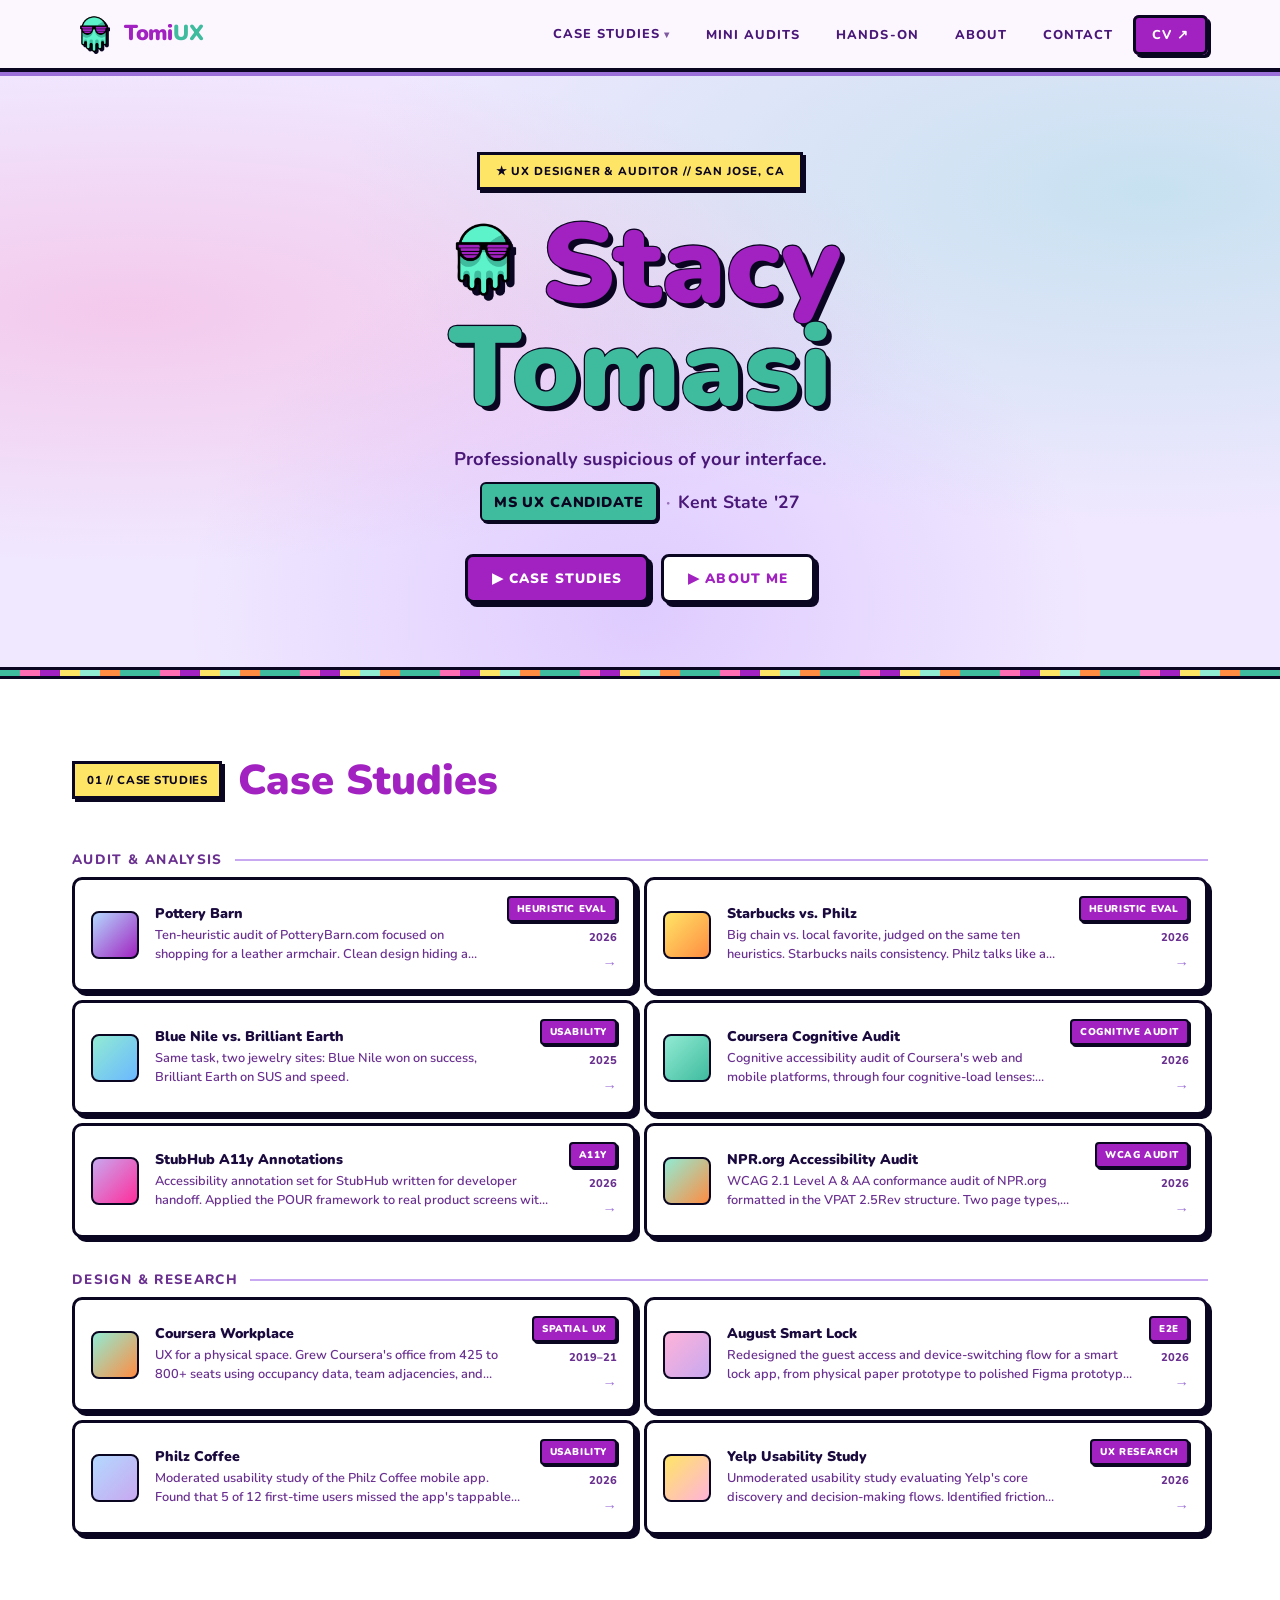
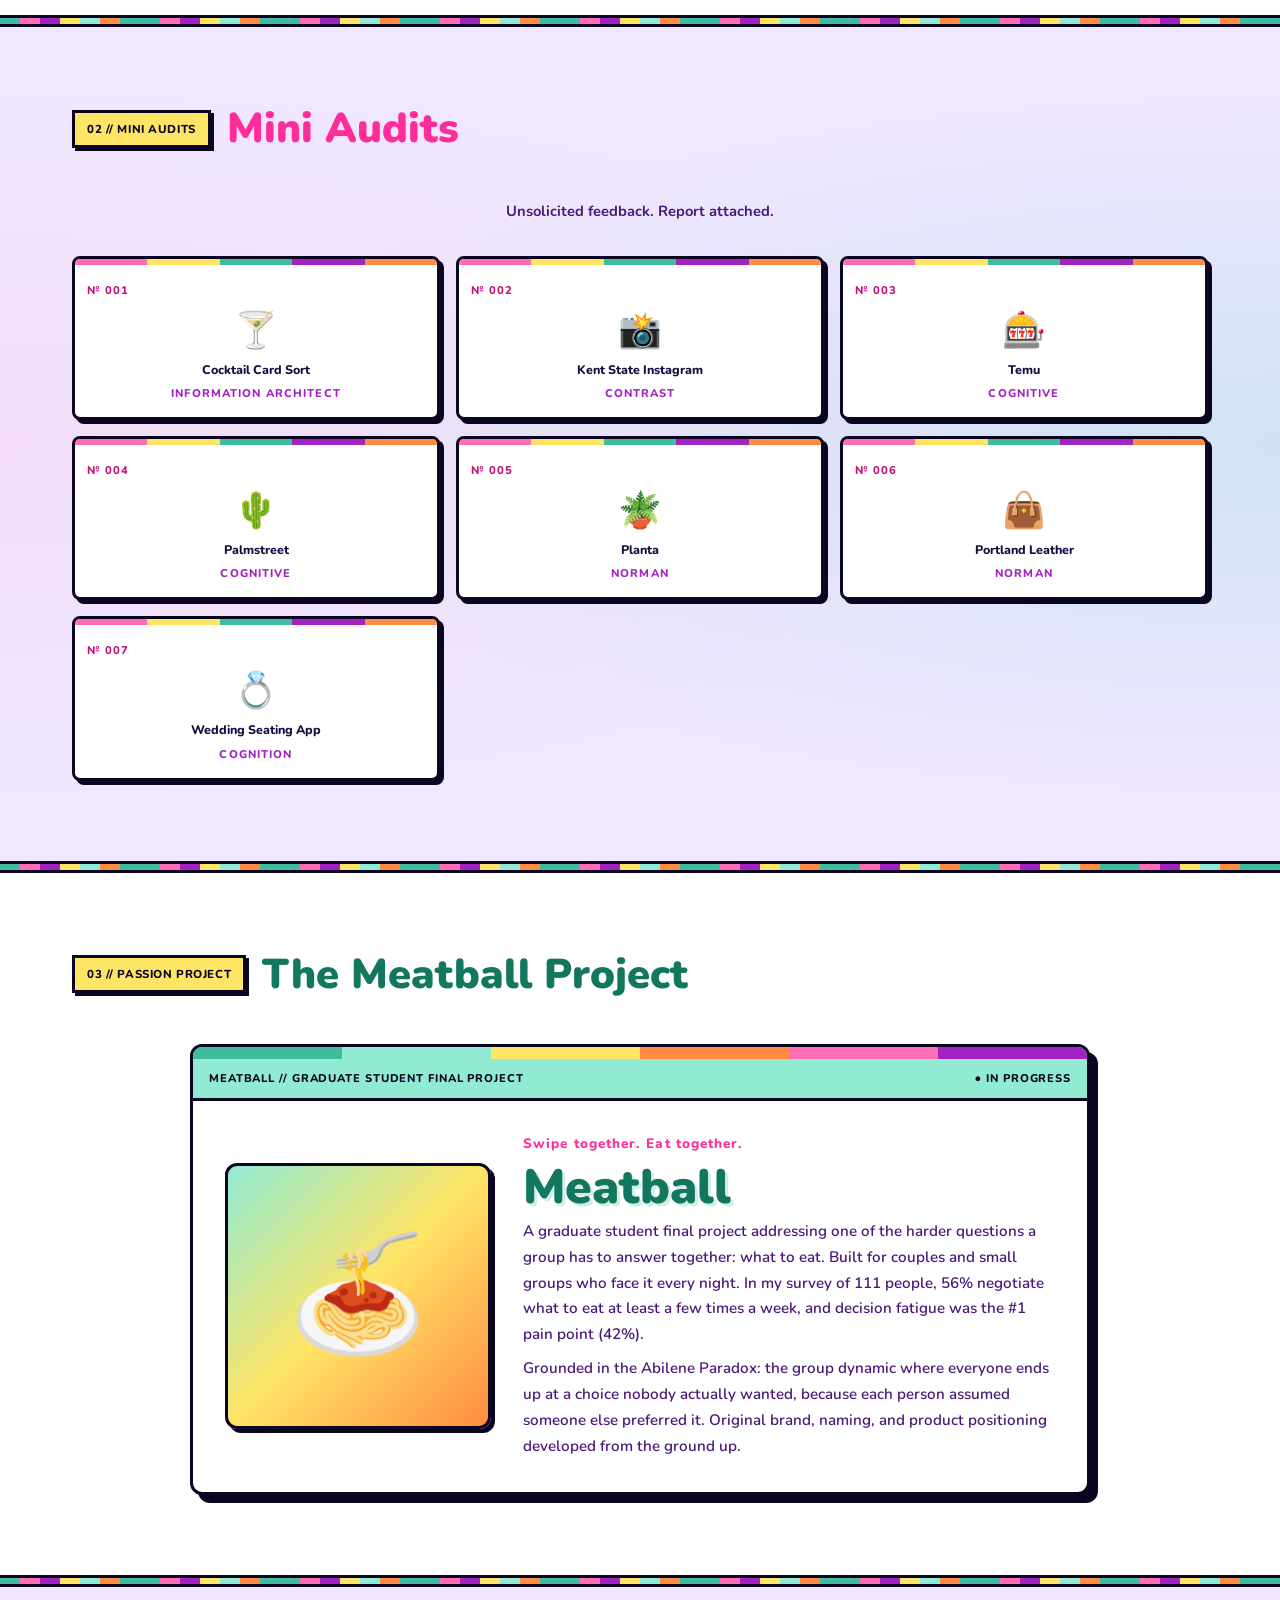
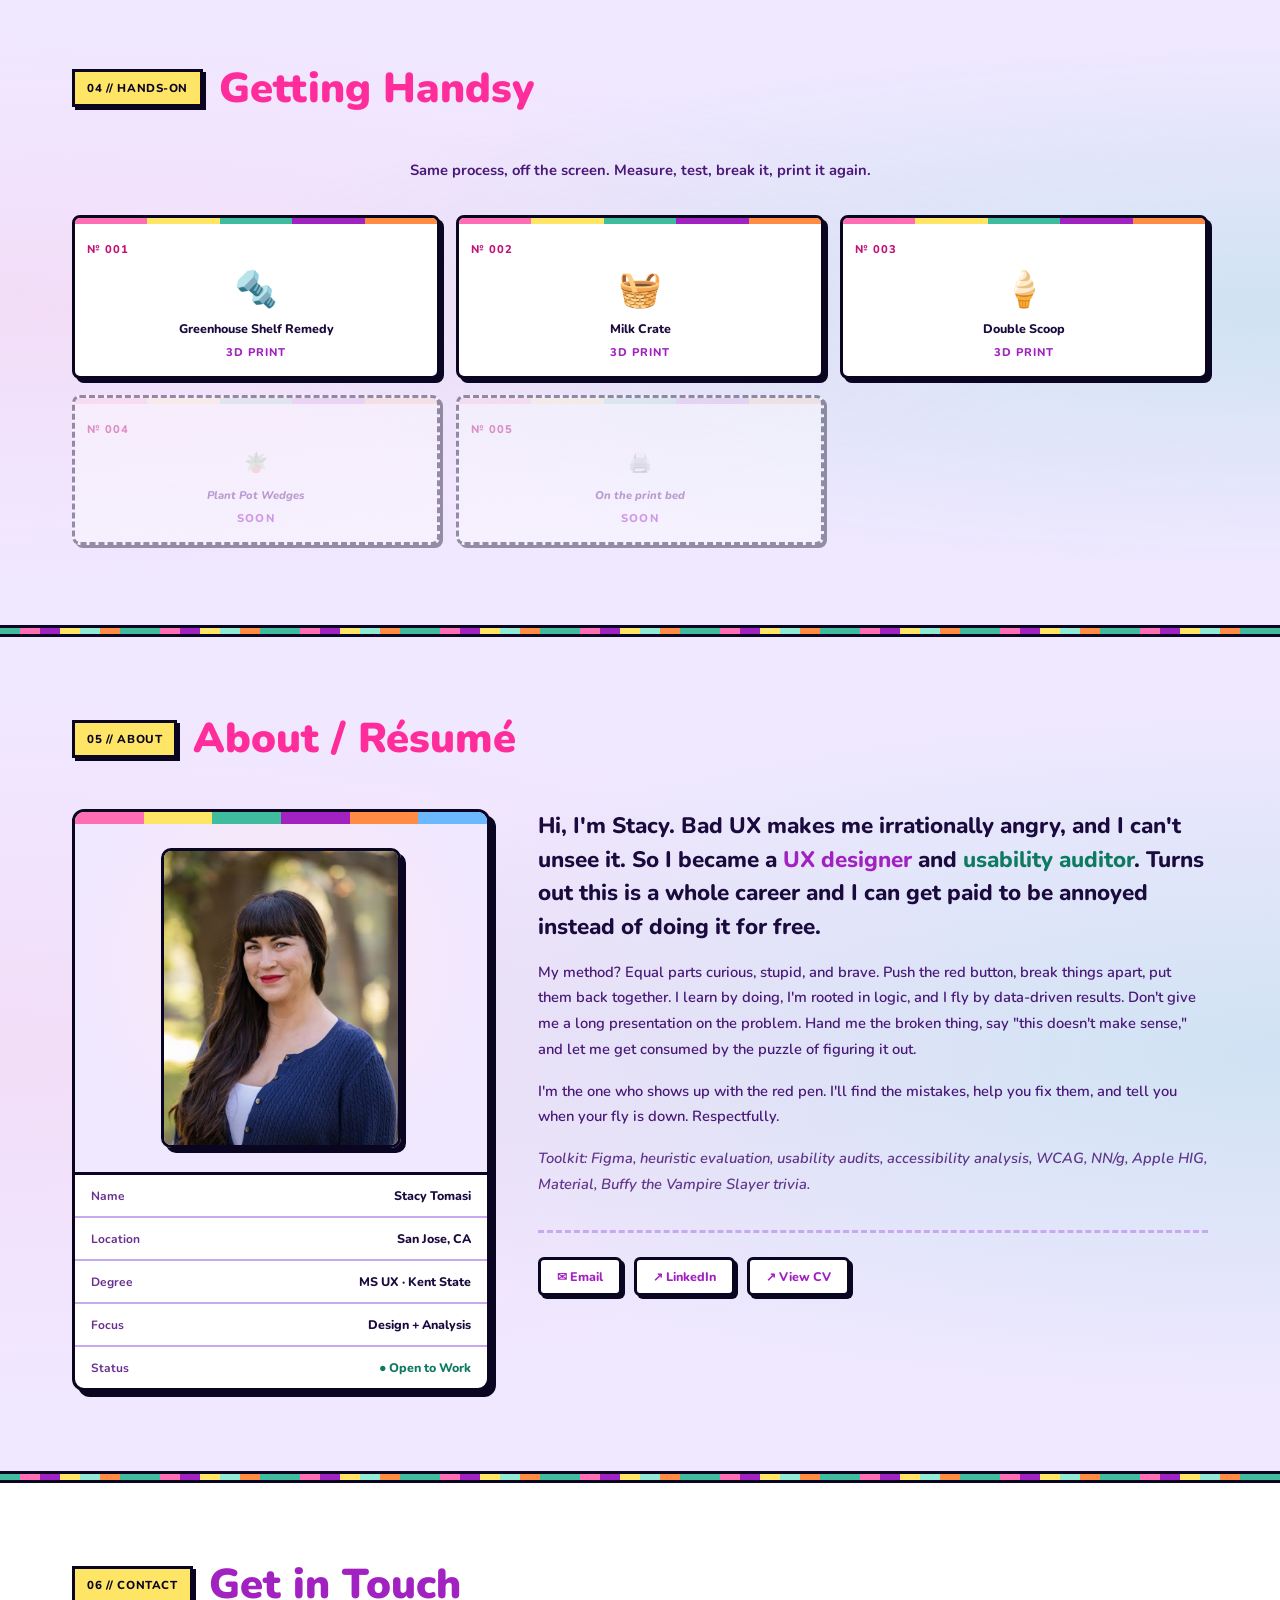
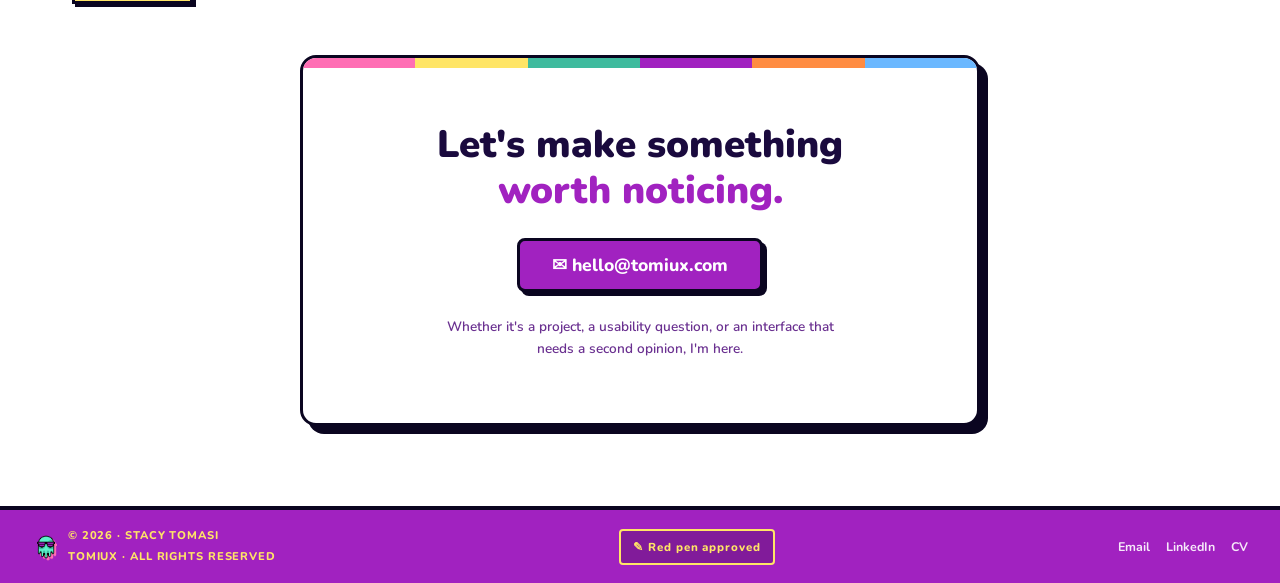
<file: index.html>
<!DOCTYPE html>
<html lang="en">
<head>
    <!-- Google tag (gtag.js) -->
  <script async src="https://www.googletagmanager.com/gtag/js?id=G-GPSDXNNFGW"></script>
  <script>
    window.dataLayer = window.dataLayer || [];
    function gtag(){dataLayer.push(arguments);}
    gtag("js", new Date());
    gtag("config", "G-GPSDXNNFGW");
  </script>
<meta charset="UTF-8" />
<meta name="viewport" content="width=device-width, initial-scale=1.0" />
<title>Stacy Tomasi // TomiUX</title>
<link rel="preconnect" href="https://fonts.googleapis.com">
<link rel="preconnect" href="https://fonts.gstatic.com" crossorigin>
<link href="https://fonts.googleapis.com/css2?family=Nunito:wght@400;600;700;800;900&display=swap" rel="stylesheet">
<link rel="stylesheet" href="assets/card-sort.css">
<style>
  :root {
    --space-1: 0.25rem; --space-2: 0.5rem; --space-3: 0.75rem; --space-4: 1rem; --space-5: 1.5rem;
    --space-6: 2rem; --space-7: 3rem; --space-8: 4rem; --space-9: 5rem;
    --lavender-bg: #f0e8ff;
    --lavender-mid: #c8a8f0;
    --lavender-dark: #9b70d8;
    --pink: #ff6eb4;
    --hot-pink: #ff2d9b;
    --baby-pink: #ffb3d9;
    --teal: #3FBB9E;
    --teal-text: #13775F; /* text-only teal, 5.5:1 on white */
    --pink-text: #C2127A; /* text-only pink, 5.7:1 on white */
    --mint: #91EBD3;
    --yellow: #ffe566;
    --orange: #ff8c42;
    --blue: #6bb8ff;
    --baby-blue: #b3d9ff;
    --purple: #A122C0;
    --lime: #c8ff6b;
    --red: #ff5252;
    --white: #ffffff;
    --offwhite: #fdf8ff;
    --text: #1a0a3e;
    --text-mid: #4a1878;
    --text-light: #6a3090;
    --pixel-dark: #0a0520;
    --success: #0e7a5f; /* status green, 5.3:1 on white */
  }

  /* ===== SKIP LINK (WCAG 2.4.1) ===== */
  .skip-link {
    position: absolute;
    top: -100%;
    left: 1rem;
    background: var(--purple);
    color: white;
    padding: var(--space-3) var(--space-4);
    font-family: 'Nunito', sans-serif;
    font-weight: 800;
    font-size: 0.9rem;
    text-decoration: none;
    border: 3px solid var(--pixel-dark);
    box-shadow: 3px 3px 0 var(--pixel-dark);
    z-index: 9999;
    border-radius: 0 0 8px 8px;
  }
  .skip-link:focus { top: 0; }

  * { box-sizing: border-box; margin: 0; padding: 0; }
  html { scroll-behavior: smooth; }

  body {
    font-family: 'Nunito', sans-serif;
    background: var(--lavender-bg);
    color: var(--text);
    overflow-x: hidden;
  }

  body::before {
    content: '';
    position: fixed;
    inset: 0;
    z-index: 0;
    pointer-events: none;
    opacity: 0.12;
    background-image:
      radial-gradient(3px 3px at 12% 8%, var(--pink), transparent),
      radial-gradient(2px 2px at 28% 22%, var(--teal), transparent),
      radial-gradient(3px 3px at 45% 5%, var(--yellow), transparent),
      radial-gradient(2px 2px at 62% 18%, var(--purple), transparent),
      radial-gradient(3px 3px at 78% 10%, var(--orange), transparent),
      radial-gradient(2px 2px at 92% 25%, var(--teal), transparent),
      radial-gradient(3px 3px at 15% 45%, var(--yellow), transparent),
      radial-gradient(2px 2px at 35% 60%, var(--pink), transparent),
      radial-gradient(3px 3px at 55% 55%, var(--blue), transparent),
      radial-gradient(2px 2px at 72% 48%, var(--lime), transparent),
      radial-gradient(3px 3px at 88% 65%, var(--hot-pink), transparent),
      radial-gradient(2px 2px at 8% 78%, var(--teal), transparent),
      radial-gradient(3px 3px at 25% 88%, var(--purple), transparent),
      radial-gradient(2px 2px at 48% 80%, var(--orange), transparent),
      radial-gradient(3px 3px at 68% 92%, var(--pink), transparent),
      radial-gradient(2px 2px at 85% 82%, var(--yellow), transparent);
    background-size: 300px 300px;
  }

  /* WCAG 2.3.3 — animations only run when user has no motion preference */
  @media (prefers-reduced-motion: no-preference) {
    body::before { animation: bgShimmer 8s ease-in-out infinite alternate; }
    .reveal { animation: up 0.7s ease forwards; }
  }
  @media (prefers-reduced-motion: reduce) {
    .reveal { opacity: 1; transform: none; }
  }

  @keyframes bgShimmer { 0% { opacity: 0.08; } 100% { opacity: 0.18; } }
  @keyframes up { to { opacity: 1; transform: translateY(0); } }

  /* ===== NAV ===== */
  nav {
    position: sticky; top: 0; z-index: 100;
    background: rgba(253,248,255,0.92);
    backdrop-filter: blur(16px); -webkit-backdrop-filter: blur(16px);
    border-bottom: 4px solid var(--pixel-dark);
    box-shadow: 0 4px 0 var(--lavender-dark);
  }

  .nav-inner {
    display: flex; justify-content: space-between; align-items: center;
    max-width: 1200px; margin: 0 auto; padding: var(--space-3) var(--space-6);
  }

  .nav-logo { display: flex; align-items: center; gap: var(--space-2); text-decoration: none; }
  .nav-logo img { height: 40px; width: 40px; filter: drop-shadow(2px 2px 0 var(--purple)); image-rendering: pixelated; }
  .nav-logo-text { font-family: 'Nunito', sans-serif; font-weight: 900; font-size: 1.35rem; line-height: 1; letter-spacing: -0.01em; }
  .logo-tomi { color: #A122C0; }
  .logo-ux { color: #3FBB9E; }

  .nav-links { display: flex; gap: var(--space-1); list-style: none; align-items: center; }

  .nav-links a {
    font-family: 'Nunito', sans-serif; font-size: 0.8rem; font-weight: 800;
    text-transform: uppercase; letter-spacing: 0.08em;
    color: var(--text-mid); text-decoration: none;
    padding: var(--space-2) var(--space-4); border-radius: 6px; transition: all 0.15s;
  }
  .nav-links a:hover { background: var(--lavender-bg); color: var(--purple); }
  .nav-links a:focus-visible { outline: 3px solid var(--purple); outline-offset: 2px; background: var(--lavender-bg); color: var(--purple); }

  .nav-dropdown { position: relative; }
  .nav-dropdown-btn {
    font-family: 'Nunito', sans-serif; font-size: 0.8rem; font-weight: 800;
    text-transform: uppercase; letter-spacing: 0.08em;
    color: var(--text-mid); background: none; border: none;
    padding: var(--space-2) var(--space-4); border-radius: 6px;
    cursor: pointer; display: flex; align-items: center; gap: var(--space-1); transition: all 0.15s;
  }
  .nav-dropdown-btn::after { content: '▾'; font-size: 0.6rem; opacity: 0.7; }
  .nav-dropdown-btn:hover { background: var(--lavender-bg); color: var(--purple); }
  .nav-dropdown-btn:focus-visible { outline: 3px solid var(--purple); outline-offset: 2px; background: var(--lavender-bg); color: var(--purple); }

  .dropdown-menu {
    display: none; position: absolute; top: calc(100% + 8px); left: 0;
    background: rgba(253,248,255,0.98); border: 3px solid var(--pixel-dark);
    box-shadow: 4px 4px 0 var(--pixel-dark); border-radius: 8px;
    min-width: 200px; z-index: 200; overflow: hidden;
  }
  .dropdown-menu.open { display: block; }

  /* ===== PHONE MENU ===== */
  nav .nav-toggle { display: none; align-items: center; gap: var(--space-2); font-family: 'Nunito', sans-serif; font-weight: 900; font-size: 0.8rem; text-transform: uppercase; letter-spacing: 0.08em; padding: var(--space-2) var(--space-3); background: #ffe566; color: #0a0520; border: 2px solid #0a0520; box-shadow: 2px 2px 0 #0a0520; border-radius: 6px; cursor: pointer; }
  nav .nav-toggle:focus-visible { outline: 3px solid #A122C0; outline-offset: 2px; }
  @media (max-width: 760px) {
    nav .nav-inner { position: relative; padding: var(--space-2) var(--space-4); }
    nav .nav-toggle { display: inline-flex; }
    nav .nav-links { display: none; position: absolute; top: 100%; left: 0; right: 0; flex-direction: column; align-items: stretch; gap: 0; margin: 0; padding: var(--space-2) var(--space-4) var(--space-4); background: #fdf8ff; border-bottom: 4px solid #0a0520; box-shadow: 0 4px 0 #9b70d8; max-height: calc(100vh - 70px); overflow-y: auto; }
    nav.menu-open .nav-links { display: flex; }
    nav .nav-links li { width: 100%; }
    nav .nav-links a, nav .nav-dropdown-btn { display: flex; width: 100%; padding: var(--space-3) var(--space-2); font-size: 0.9rem; border-radius: 0; border-bottom: 2px solid #c8a8f0; text-align: left; }
    nav .nav-links .nav-cv { justify-content: center; margin-top: var(--space-3); border-radius: 6px !important; border: 3px solid #0a0520 !important; }
    nav .nav-dropdown { position: static; }
    nav .dropdown-menu { position: static; min-width: 0; margin: var(--space-1) 0 var(--space-2); box-shadow: none; border: 2px solid #0a0520; }
    nav .dropdown-menu a { white-space: normal !important; font-size: 0.85rem !important; }
  }


  .dropdown-menu a {
    display: flex; align-items: center; gap: var(--space-2);
    padding: var(--space-2) var(--space-4); border-bottom: 2px solid var(--lavender-mid);
    font-size: 0.78rem; color: var(--text-mid); text-decoration: none; white-space: nowrap;
  }
  .dropdown-menu a:last-child { border-bottom: none; }
  .dropdown-menu a:hover { background: var(--lavender-bg); color: var(--purple); }
  .dropdown-menu a:focus-visible { outline: 3px solid var(--purple); outline-offset: -3px; background: var(--lavender-bg); color: var(--purple); }

  .dropdown-tag {
    font-family: 'Nunito', sans-serif; font-weight: 800; font-size: 0.7rem;
    padding: var(--space-1) var(--space-2); border: 1.5px solid var(--pixel-dark);
    color: var(--pixel-dark); letter-spacing: 0.05em;
  }

  .nav-cv {
    background: #A122C0 !important; color: white !important;
    border: 3px solid var(--pixel-dark) !important; box-shadow: 3px 3px 0 var(--pixel-dark) !important;
    border-radius: 6px !important;
  }
  .nav-cv:hover { transform: translate(-1px,-1px) !important; box-shadow: 4px 4px 0 var(--pixel-dark) !important; background: var(--hot-pink) !important; color: var(--pixel-dark) !important; }
  .nav-cv:focus-visible { outline: 3px solid var(--yellow) !important; outline-offset: 3px !important; }

  /* ===== HERO ===== */
  .hero {
    position: relative; z-index: 1; padding: var(--space-9) var(--space-6) var(--space-8);
    background:
      radial-gradient(ellipse at 10% 40%, rgba(255,110,180,0.25) 0%, transparent 50%),
      radial-gradient(ellipse at 90% 20%, rgba(78,205,196,0.25) 0%, transparent 50%),
      radial-gradient(ellipse at 50% 90%, rgba(155,89,255,0.2) 0%, transparent 50%),
      var(--lavender-bg);
  }

  .hero-layout {
    position: relative; z-index: 2; max-width: 860px; margin: 0 auto; text-align: center;
  }

  .hero-badge {
    display: inline-block; padding: var(--space-2) var(--space-4); background: var(--yellow);
    border: 3px solid var(--pixel-dark); box-shadow: 3px 3px 0 var(--pixel-dark);
    font-family: 'Nunito', sans-serif; font-weight: 800; font-size: 0.72rem;
    color: var(--pixel-dark); letter-spacing: 0.08em; margin-bottom: var(--space-5);
  }

  .hero-name {
    font-family: 'Nunito', sans-serif; font-weight: 900;
    font-size: clamp(3.5rem, 9vw, 7rem); line-height: 0.92;
    margin-bottom: var(--space-5); letter-spacing: 0;
  }
  .hero-name .line1 { display: block; color: var(--purple); -webkit-text-stroke: 2.5px var(--pixel-dark); paint-order: stroke fill; text-shadow: 5px 5px 0 var(--pixel-dark); }
  .hero-name .line1::before { content: ''; display: inline-block; width: 0.8em; height: 0.8em; margin-right: 0.12em; vertical-align: -0.02em; background: url(assets/Ghost_Logo_Tomi_UX.svg) center / contain no-repeat; filter: drop-shadow(5px 5px 0 var(--pixel-dark)); }
  .hero-name .line2 { display: block; color: var(--teal); -webkit-text-stroke: 2.5px var(--pixel-dark); paint-order: stroke fill; text-shadow: 5px 5px 0 var(--pixel-dark); }
  @media (max-width: 600px) { .hero-name .line1, .hero-name .line2 { -webkit-text-stroke-width: 1.5px; text-shadow: 3px 3px 0 var(--pixel-dark); } .hero-name .line1::before { filter: drop-shadow(3px 3px 0 var(--pixel-dark)); } }

  .hero-tagline { font-size: 1.15rem; color: var(--text-mid); line-height: 1.6; margin-bottom: var(--space-2); font-weight: 700; }
  .hero-credentials { font-family: 'Nunito', sans-serif; font-weight: 700; font-size: 1.1rem; color: var(--text-mid); margin-bottom: var(--space-6); display: flex; align-items: center; justify-content: center; gap: var(--space-2); flex-wrap: wrap; letter-spacing: 0.01em; }
  .cred-pill { display: inline-block; background: var(--teal); color: var(--pixel-dark); font-family: 'Nunito', sans-serif; font-weight: 900; font-size: 0.9rem; letter-spacing: 0.06em; text-transform: uppercase; padding: var(--space-2) var(--space-3); border: 2.5px solid var(--pixel-dark); box-shadow: 2px 2px 0 var(--pixel-dark); border-radius: 6px; white-space: nowrap; }
  .cred-sep { color: var(--text-light); opacity: 0.6; font-weight: 700; flex-shrink: 0; }
  .hero-cta { display: flex; gap: var(--space-3); flex-wrap: wrap; justify-content: center; }

  .btn {
    font-family: 'Nunito', sans-serif; font-weight: 900; font-size: 0.85rem;
    text-transform: uppercase; letter-spacing: 0.08em;
    padding: var(--space-3) var(--space-5); border-radius: 8px; text-decoration: none;
    display: inline-flex; align-items: center; gap: var(--space-2); transition: all 0.12s;
    cursor: pointer; border: 3px solid var(--pixel-dark); box-shadow: 4px 4px 0 var(--pixel-dark);
  }
  .btn:hover { transform: translate(-2px,-2px); box-shadow: 6px 6px 0 var(--pixel-dark); }
  .btn:active { transform: translate(2px,2px); box-shadow: 2px 2px 0 var(--pixel-dark); }
  .btn:focus-visible { outline: 3px solid var(--yellow); outline-offset: 3px; transform: translate(-2px,-2px); box-shadow: 6px 6px 0 var(--pixel-dark); }
  .btn-primary { background: #A122C0; color: white; }
  .btn-primary:hover { background: var(--hot-pink); color: var(--pixel-dark); }
  .btn-secondary { background: var(--white); color: var(--purple); }
  .btn-secondary:hover { background: var(--lavender-mid); }

  /* ===== DIVIDER ===== */
  .pixel-divider { height: 12px; background: repeating-linear-gradient(90deg, #3FBB9E 0px, #3FBB9E 20px, #ff6eb4 20px, #ff6eb4 40px, #A122C0 40px, #A122C0 60px, #ffe566 60px, #ffe566 80px, #91EBD3 80px, #91EBD3 100px, #ff8c42 100px, #ff8c42 120px, #3FBB9E 120px, #3FBB9E 140px); border-top: 3px solid var(--pixel-dark); border-bottom: 3px solid var(--pixel-dark); position: relative; z-index: 1; }

  /* ===== SECTIONS ===== */
  .section-wrap { position: relative; z-index: 1; max-width: 1200px; margin: 0 auto; padding: var(--space-9) var(--space-6); }
  .section-bg-white { background: var(--white); }
  .section-bg-soft { background: radial-gradient(ellipse at 0% 50%, rgba(255,179,217,0.2) 0%, transparent 60%), radial-gradient(ellipse at 100% 50%, rgba(78,205,196,0.2) 0%, transparent 60%), var(--lavender-bg); }
  .section-header { display: flex; align-items: center; gap: var(--space-4); margin-bottom: var(--space-7); flex-wrap: wrap; }
  .section-badge { font-family: 'Nunito', sans-serif; font-weight: 800; font-size: 0.72rem; padding: var(--space-2) var(--space-3); background: var(--yellow); border: 3px solid var(--pixel-dark); box-shadow: 3px 3px 0 var(--pixel-dark); color: var(--pixel-dark); letter-spacing: 0.05em; white-space: nowrap; }
  .section-title { font-family: 'Nunito', sans-serif; font-weight: 900; font-size: clamp(1.6rem, 3.5vw, 2.6rem); color: var(--text); flex: 1; line-height: 1.05; letter-spacing: 0; }
  .section-title .accent { color: var(--purple); }
  .section-title .accent2 { color: var(--hot-pink); }

  /* ===== WORK CARDS — OPTION C (tight cards) ===== */
  .work-grid { display: flex; flex-direction: column; gap: var(--space-2); }
  .work-group { margin-bottom: var(--space-5); }
  .work-group-cards { display: grid; grid-template-columns: 1fr 1fr; gap: var(--space-2); }
  .work-group:last-child { margin-bottom: 0; }
  .work-group-label { display: flex; align-items: center; gap: var(--space-3); margin-bottom: var(--space-2); }
  .work-group-label span { font-family: 'Nunito', sans-serif; font-weight: 800; font-size: 0.85rem; color: var(--text-light); letter-spacing: 0.1em; text-transform: uppercase; white-space: nowrap; }
  .work-group-label::after { content: ''; flex: 1; height: 2px; background: var(--lavender-mid); }

  .work-card {
    background: var(--white);
    border-radius: 10px;
    border: 3px solid var(--pixel-dark);
    box-shadow: 4px 4px 0 var(--pixel-dark);
    transition: all 0.12s;
    text-decoration: none;
    display: grid;
    grid-template-columns: 48px 1fr auto;
    align-items: center;
    gap: var(--space-4);
    padding: var(--space-4) var(--space-4);
    color: inherit;
  }
  .work-card:hover { transform: translate(-3px,-3px); box-shadow: 7px 7px 0 var(--pixel-dark); background: var(--offwhite); }
  .work-card:active { transform: translate(2px,2px); box-shadow: 2px 2px 0 var(--pixel-dark); }
  .work-card:focus-visible { outline: 3px solid var(--purple); outline-offset: 3px; transform: translate(-3px,-3px); box-shadow: 7px 7px 0 var(--pixel-dark); }

  .work-card.coming-soon { opacity: 0.5; cursor: default; pointer-events: none; border-style: dashed; box-shadow: 3px 3px 0 var(--pixel-dark); }

  /* Color block replaces emoji thumb */
  .work-color { width: 48px; height: 48px; border-radius: 8px; border: 2px solid var(--pixel-dark); flex-shrink: 0; }
  .wc1 { background: linear-gradient(135deg, var(--mint), var(--teal)); }
  .wc2 { background: linear-gradient(135deg, var(--lavender-mid), var(--hot-pink)); }
  .wc3 { background: linear-gradient(135deg, var(--mint), var(--orange)); }
  .wc4 { background: linear-gradient(135deg, var(--baby-pink), var(--lavender-mid)); }
  .wc5 { background: linear-gradient(135deg, var(--baby-blue), var(--lavender-mid)); }
  .wc6 { background: linear-gradient(135deg, var(--yellow), var(--baby-pink)); }
  .wc7 { background: linear-gradient(135deg, var(--baby-blue), var(--purple)); }
  .wc8 { background: linear-gradient(135deg, var(--yellow), var(--orange)); }
  .wc9 { background: linear-gradient(135deg, var(--mint), var(--blue)); }

  .work-card-body { min-width: 0; }
  .work-title { font-family: 'Nunito', sans-serif; font-weight: 900; font-size: 0.88rem; color: var(--text); margin-bottom: var(--space-1); letter-spacing: 0; line-height: 1.25; white-space: nowrap; overflow: hidden; text-overflow: ellipsis; }
  .work-desc { font-size: 0.8rem; color: var(--text-light); line-height: 1.5; font-weight: 600; display: -webkit-box; -webkit-line-clamp: 2; -webkit-box-orient: vertical; overflow: hidden; }

  .work-card-right { display: flex; flex-direction: column; align-items: flex-end; gap: var(--space-2); flex-shrink: 0; }
  .work-tag { font-family: 'Nunito', sans-serif; font-weight: 900; font-size: 0.62rem; letter-spacing: 0.06em; text-transform: uppercase; padding: var(--space-1) var(--space-2); background: var(--purple); color: white; border: 2px solid var(--pixel-dark); box-shadow: 2px 2px 0 var(--pixel-dark); border-radius: 4px; white-space: nowrap; }
  .work-year { font-family: 'Nunito', sans-serif; font-weight: 800; font-size: 0.7rem; color: var(--text-light); }
  .work-arrow { font-size: 0.9rem; color: var(--lavender-dark); transition: color 0.12s; }
  .work-card:hover .work-arrow { color: var(--purple); }
  .work-card.coming-soon .work-arrow { display: none; }
  .work-coming-label { font-family: 'Nunito', sans-serif; font-weight: 800; font-size: 0.7rem; color: var(--text-light); letter-spacing: 0.06em; }

  /* ===== EXTRA CREDIT / SPECIMEN CARDS ===== */
  .artifacts-intro { font-size: 0.92rem; color: var(--text-mid); max-width: 46rem; margin: 0 auto var(--space-6); text-align: center; line-height: 1.7; font-weight: 700; }
  .specimen-grid { display: grid; grid-template-columns: repeat(3, 1fr); gap: var(--space-4); }

  .specimen { text-decoration: none;
    background: var(--white); border-radius: 8px; border: 3px solid var(--pixel-dark); box-shadow: 4px 4px 0 var(--pixel-dark);
    padding: var(--space-4) var(--space-3); display: flex; flex-direction: column; align-items: center; gap: var(--space-2);
    cursor: pointer; transition: all 0.12s; min-height: 150px; position: relative; overflow: hidden;
    color: inherit; font-family: inherit; -webkit-appearance: none; appearance: none; width: 100%; text-align: center;
  }
  .specimen::before { content: ''; position: absolute; top: 0; left: 0; right: 0; height: 6px; background: repeating-linear-gradient(90deg, var(--pink) 0, var(--pink) 20%, var(--yellow) 20%, var(--yellow) 40%, var(--teal) 40%, var(--teal) 60%, var(--purple) 60%, var(--purple) 80%, var(--orange) 80%, var(--orange) 100%); }
  .specimen:hover { transform: translate(-3px,-3px); box-shadow: 7px 7px 0 var(--pixel-dark); }
  .specimen:active { transform: translate(2px,2px); box-shadow: 2px 2px 0 var(--pixel-dark); }
  .specimen:focus-visible { outline: 3px solid var(--purple); outline-offset: 3px; transform: translate(-3px,-3px); box-shadow: 7px 7px 0 var(--pixel-dark); }

  .specimen.coming-soon { opacity: 0.4; box-shadow: 3px 3px 0 var(--pixel-dark); border-style: dashed; cursor: default; pointer-events: none; }
  .specimen.coming-soon::before { opacity: 0.3; }
  .specimen.coming-soon .specimen-icon { font-size: 1.2rem; opacity: 0.4; }
  .specimen.coming-soon .specimen-name { color: var(--text-light); font-style: italic; font-size: 0.7rem; }

  .specimen-num { font-family: 'Nunito', sans-serif; font-weight: 800; font-size: 0.7rem; color: var(--pink-text); letter-spacing: 0.1em; align-self: flex-start; margin-top: var(--space-2); }
  .specimen-icon { font-size: 2.2rem; flex: 1; display: flex; align-items: center; }
  .specimen-name { font-family: 'Nunito', sans-serif; font-weight: 800; font-size: 0.78rem; color: var(--text); text-align: center; line-height: 1.3; }
  .specimen-tag { font-family: 'Nunito', sans-serif; font-weight: 800; font-size: 0.7rem; color: var(--purple); letter-spacing: 0.1em; text-transform: uppercase; }
  .playground-cta { text-align: center; margin-top: var(--space-6); }

  /* ===== PASSION PROJECT ===== */
  .passion-card {
    background: var(--white);
    border-radius: 12px;
    border: 3px solid var(--pixel-dark);
    box-shadow: 8px 8px 0 var(--pixel-dark);
    overflow: hidden;
    max-width: 900px;
    margin: 0 auto;
  }
  .passion-card-top {
    height: 12px;
    background: repeating-linear-gradient(90deg,
      var(--teal) 0, var(--teal) 16.66%,
      var(--mint) 16.66%, var(--mint) 33.33%,
      var(--yellow) 33.33%, var(--yellow) 50%,
      var(--orange) 50%, var(--orange) 66.66%,
      var(--pink) 66.66%, var(--pink) 83.33%,
      var(--purple) 83.33%, var(--purple) 100%);
  }
  .passion-card-header {
    background: var(--mint);
    padding: var(--space-3) var(--space-4);
    display: flex;
    justify-content: space-between;
    align-items: center;
    border-bottom: 3px solid var(--pixel-dark);
    flex-wrap: wrap;
    gap: var(--space-2);
  }
  .passion-card-header span {
    font-family: 'Nunito', sans-serif; font-weight: 800;
    font-size: 0.7rem;
    color: var(--pixel-dark);
    letter-spacing: 0.08em;
  }
  .passion-card-body {
    display: grid;
    grid-template-columns: 1fr 2fr;
    gap: var(--space-6);
    padding: var(--space-6) var(--space-6);
    align-items: center;
  }
  .passion-visual {
    font-size: 7rem;
    text-align: center;
    background: linear-gradient(135deg, var(--mint), var(--yellow), var(--orange));
    border: 3px solid var(--pixel-dark);
    box-shadow: 4px 4px 0 var(--pixel-dark);
    border-radius: 12px;
    aspect-ratio: 1;
    display: flex;
    align-items: center;
    justify-content: center;
    line-height: 1;
  }
  .passion-content { display: flex; flex-direction: column; gap: var(--space-2); }
  .passion-tagline {
    font-family: 'Nunito', sans-serif; font-weight: 800;
    font-size: 0.85rem;
    color: var(--hot-pink);
    letter-spacing: 0.08em;
    line-height: 1.6;
  }
  .passion-title {
    font-family: 'Nunito', sans-serif;
    font-weight: 900;
    font-size: clamp(2rem, 4vw, 3rem);
    color: var(--teal-text);
    letter-spacing: 0;
    line-height: 1;
    text-shadow: 3px 3px 0 rgba(63,187,158,0.25);
  }
  .passion-desc {
    font-size: 0.95rem;
    color: var(--text-mid);
    line-height: 1.7;
    font-weight: 600;
  }
  .passion-status {
    display: flex;
    flex-direction: column;
    gap: var(--space-2);
    margin-top: var(--space-3);
    padding-top: var(--space-4);
    border-top: 2px dashed var(--lavender-mid);
  }
  .passion-status-item {
    font-family: 'Nunito', sans-serif;
    font-weight: 800;
    font-size: 0.82rem;
    color: var(--text-mid);
  }

  /* ===== ABOUT ===== */
  .about-grid { display: grid; grid-template-columns: 1fr 1.6fr; gap: var(--space-7); align-items: start; }
  .about-card { background: var(--white); border-radius: 12px; border: 3px solid var(--pixel-dark); box-shadow: 6px 6px 0 var(--pixel-dark); overflow: hidden; }
  .about-card-top { background: repeating-linear-gradient(90deg, var(--pink) 0, var(--pink) 16.66%, var(--yellow) 16.66%, var(--yellow) 33.33%, var(--teal) 33.33%, var(--teal) 50%, var(--purple) 50%, var(--purple) 66.66%, var(--orange) 66.66%, var(--orange) 83.33%, var(--blue) 83.33%, var(--blue) 100%); height: 12px; }
  .about-card-header { background: #FFC9F9; padding: var(--space-3) var(--space-4); display: flex; justify-content: space-between; align-items: center; border-bottom: 3px solid var(--pixel-dark); }
  .about-card-header span { font-family: 'Nunito', sans-serif; font-weight: 800; font-size: 0.7rem; color: #0a0520; letter-spacing: 0.08em; }
  .about-portrait { padding: var(--space-5); display: flex; align-items: center; justify-content: center; background: radial-gradient(circle at 50% 40%, rgba(255,179,217,0.3), var(--lavender-bg) 70%); min-height: 170px; border-bottom: 3px solid var(--pixel-dark); }
  .about-portrait img { width: 120px; filter: drop-shadow(3px 3px 0 var(--purple)); }
  .about-portrait img.about-photo { display: block; width: 100%; max-width: 240px; height: auto; aspect-ratio: 4 / 5; object-fit: cover; filter: none; border: 3px solid var(--pixel-dark); border-radius: 10px; box-shadow: 5px 5px 0 var(--pixel-dark); }
  .about-stats { padding: 0; }
  .stat-row { display: flex; justify-content: space-between; align-items: center; padding: var(--space-3) var(--space-4); border-bottom: 2px solid var(--lavender-mid); font-size: 0.78rem; }
  .stat-row:last-child { border-bottom: none; }
  .stat-label { color: var(--text-light); font-weight: 700; font-size: 0.75rem; }
  .stat-value { color: var(--text); font-weight: 800; text-align: right; }
  .stat-value.open { color: var(--success); }

  .about-lead { font-family: 'Nunito', sans-serif; font-weight: 800; font-size: clamp(1.15rem, 2vw, 1.4rem); color: var(--text); line-height: 1.5; margin-bottom: var(--space-4); }
  .about-lead .hl { color: var(--purple); }
  .about-lead .hl2 { color: var(--success); }
  .about-body { font-size: 0.92rem; color: var(--text-mid); line-height: 1.75; margin-bottom: var(--space-4); font-weight: 600; }

  .contact-links { display: flex; gap: var(--space-3); flex-wrap: wrap; margin-top: var(--space-6); padding-top: var(--space-5); border-top: 3px dashed var(--lavender-mid); }
  .contact-link { display: inline-flex; align-items: center; gap: var(--space-2); padding: var(--space-2) var(--space-4); background: var(--white); border: 3px solid var(--pixel-dark); box-shadow: 3px 3px 0 var(--pixel-dark); border-radius: 6px; font-family: 'Nunito', sans-serif; font-size: 0.78rem; font-weight: 800; color: var(--purple); text-decoration: none; transition: all 0.12s; }
  .contact-link:hover { transform: translate(-2px,-2px); box-shadow: 5px 5px 0 var(--pixel-dark); background: var(--lavender-mid); }
  .contact-link:focus-visible { outline: 3px solid var(--purple); outline-offset: 3px; transform: translate(-2px,-2px); box-shadow: 5px 5px 0 var(--pixel-dark); }

  /* ===== CONTACT ===== */
  .contact-pod { background: var(--white); border-radius: 16px; border: 3px solid var(--pixel-dark); box-shadow: 8px 8px 0 var(--pixel-dark); padding: var(--space-8) var(--space-7); text-align: center; position: relative; overflow: hidden; max-width: 680px; margin: 0 auto; }
  .contact-pod::before { content: ''; position: absolute; top: 0; left: 0; right: 0; height: 10px; background: repeating-linear-gradient(90deg, var(--pink) 0, var(--pink) 16.66%, var(--yellow) 16.66%, var(--yellow) 33.33%, var(--teal) 33.33%, var(--teal) 50%, var(--purple) 50%, var(--purple) 66.66%, var(--orange) 66.66%, var(--orange) 83.33%, var(--blue) 83.33%, var(--blue) 100%); }
  .contact-headline { font-family: 'Nunito', sans-serif; font-weight: 900; font-size: clamp(1.5rem, 3.5vw, 2.4rem); color: var(--text); line-height: 1.2; margin-bottom: var(--space-5); letter-spacing: 0; }
  .contact-headline .accent { color: var(--purple); }
  .contact-email { display: inline-flex; align-items: center; gap: var(--space-2); font-family: 'Nunito', sans-serif; font-weight: 800; font-size: clamp(0.95rem, 1.5vw, 1.1rem); color: #ffffff; text-decoration: none; padding: var(--space-3) var(--space-6); border-radius: 8px; border: 3px solid var(--pixel-dark); background: var(--purple); box-shadow: 4px 4px 0 var(--pixel-dark); transition: all 0.12s; margin-bottom: var(--space-5); }
  .contact-email:hover { transform: translate(-2px,-2px); box-shadow: 6px 6px 0 var(--pixel-dark); }
  .contact-email:focus-visible { outline: 3px solid var(--purple); outline-offset: 3px; transform: translate(-2px,-2px); box-shadow: 6px 6px 0 var(--pixel-dark); }
  .contact-sub { font-size: 0.85rem; color: var(--text-light); line-height: 1.6; max-width: 26rem; margin: 0 auto; font-weight: 600; }

  /* ===== FOOTER ===== */
  footer { background: #A122C0; border-top: 4px solid var(--pixel-dark); padding: var(--space-4) var(--space-6); display: flex; justify-content: space-between; align-items: center; position: relative; z-index: 1; flex-wrap: wrap; gap: var(--space-4); }
  .footer-brand { display: flex; align-items: center; gap: var(--space-2); }
  .footer-brand img { height: 28px; filter: drop-shadow(2px 2px 0 var(--pink)); }
  .footer-brand span { font-family: 'Nunito', sans-serif; font-weight: 800; font-size: 0.7rem; color: var(--yellow); letter-spacing: 0.08em; line-height: 1.8; }
  .footer-hits { font-family: 'Nunito', sans-serif; font-weight: 800; font-size: 0.72rem; color: var(--yellow); letter-spacing: 0.08em; padding: var(--space-2) var(--space-3); border: 2px solid var(--yellow); background: rgba(0,0,0,0.2); transition: all 0.3s; cursor: pointer; border-radius: 4px; }
  .footer-hits:hover, .footer-hits:focus-visible { background: rgba(255,229,102,0.15); border-color: var(--white); color: var(--white); }
  .footer-hits:focus-visible { outline: 2px solid var(--yellow); outline-offset: 2px; }
  .footer-hits[data-found="true"] { background: rgba(63,187,158,0.2); border-color: var(--white); color: var(--white); }
  .footer-links { display: flex; gap: var(--space-4); }
  .footer-links a { font-family: 'Nunito', sans-serif; font-size: 0.78rem; color: rgba(255,255,255,0.9); text-decoration: none; font-weight: 700; transition: color 0.15s; }
  .footer-links a:hover { color: var(--yellow); }
  .footer-links a:focus-visible { outline: 2px solid var(--yellow); outline-offset: 3px; color: var(--yellow); border-radius: 2px; }

  /* ===== RESPONSIVE ===== */
  @media (max-width: 900px) {
    .specimen-grid { grid-template-columns: repeat(2, 1fr); }
    .dropdown-menu { left: auto; right: 0; }
    .passion-card-body { grid-template-columns: 1fr; gap: var(--space-5); padding: var(--space-5); }
    .passion-visual { font-size: 5rem; max-width: 200px; margin: 0 auto; }
    .about-grid { grid-template-columns: 1fr; }
    .work-group-cards { grid-template-columns: 1fr; }
  }
  @media (max-width: 640px) {
    .work-card { grid-template-columns: 40px 1fr; gap: var(--space-3); }
    .work-card-right { display: none; }
    .work-color { width: 40px; height: 40px; }
    .work-title { font-size: 0.82rem; white-space: normal; }
  }
  @media (max-width: 600px) {
    .specimen-grid { grid-template-columns: repeat(2, 1fr); }
    .nav-inner { padding: var(--space-3) var(--space-4); }
    .nav-logo-text { font-size: 1.15rem; }
    .section-wrap { padding: var(--space-7) var(--space-4); }
    .nav-links { gap: 0; }
    .nav-links a { padding: var(--space-2) var(--space-2); font-size: 0.7rem; }
    .hero { padding: var(--space-7) var(--space-4) var(--space-7); }
  }

  .reveal { opacity: 0; transform: translateY(18px); }
  .d1 { animation-delay: 0.1s; }
  .d2 { animation-delay: 0.25s; }
  .d3 { animation-delay: 0.4s; }
  .d4 { animation-delay: 0.55s; }

  /* EC-DRAWER CSS:START (generated) */
  html.ec-lock { overflow: hidden; }
  .ec-drawer { margin: 0 0 0 auto; padding: 0; border: none; border-left: 4px solid var(--pixel-dark); box-shadow: -6px 0 0 var(--lavender-dark); width: min(780px, 100vw); max-width: 100vw; height: 100vh; height: 100dvh; max-height: 100vh; max-height: 100dvh; background: var(--lavender-bg); overflow: hidden; color: var(--text); }
  .ec-drawer[open] { display: flex; flex-direction: column; animation: ecSlideIn 0.28s ease-out; }
  .ec-drawer::backdrop { background: rgba(10,5,32,0.55); }
  @keyframes ecSlideIn { from { transform: translateX(100%); } to { transform: none; } }
  .ec-drawer-bar { display: flex; align-items: center; justify-content: space-between; gap: var(--space-3); padding: var(--space-3) var(--space-4); background: var(--white); border-bottom: 3px solid var(--pixel-dark); flex-shrink: 0; }
  .ec-drawer-label { font-weight: 900; font-size: 0.78rem; letter-spacing: 0.1em; text-transform: uppercase; color: var(--pixel-dark); background: var(--yellow); border: 2px solid var(--pixel-dark); box-shadow: 2px 2px 0 var(--pixel-dark); padding: var(--space-1) var(--space-2); }
  .ec-drawer-actions { display: flex; gap: var(--space-2); }
  .ec-drawer-btn { font-family: 'Nunito', sans-serif; font-weight: 900; font-size: 0.85rem; min-width: 40px; min-height: 40px; padding: var(--space-1) var(--space-3); background: var(--white); color: var(--pixel-dark); border: 2px solid var(--pixel-dark); box-shadow: 2px 2px 0 var(--pixel-dark); border-radius: 6px; cursor: pointer; }
  .ec-drawer-btn.close { background: var(--purple); color: #fff; }
  .ec-drawer-btn:hover { transform: translate(-1px,-1px); box-shadow: 3px 3px 0 var(--pixel-dark); }
  .ec-drawer-btn:focus-visible { outline: 3px solid var(--purple); outline-offset: 2px; }
  .ec-drawer-scroll { flex: 1; overflow-y: auto; overscroll-behavior: contain; padding: var(--space-4); }
  .ec-drawer .ec-card { margin: 0; scroll-margin-top: 0; }
  .ec-drawer .project-body { grid-template-columns: 1fr; }
  .ec-drawer .project-context { border-right: none; border-bottom: 3px solid var(--pixel-dark); }
  .ec-drawer .project-name:focus { outline: none; }
  .ec-drawer .ec-card .project-header { border-bottom: 3px solid var(--pixel-dark); }
  .specimen { text-decoration: none; }
  @media (max-width: 600px) {
    .ec-drawer { border-left: none; box-shadow: none; }
    .ec-drawer-scroll { padding: var(--space-3); }
    .ec-drawer-label { font-size: 0.68rem; }
  }
  @media (prefers-reduced-motion: reduce) { .ec-drawer[open] { animation: none; } }
  /* ===== PROJECT ENTRY — vertical stacked cards ===== */
  .project-entry {
    margin-bottom: var(--space-8);
    background: var(--white);
    border: 3px solid var(--pixel-dark);
    box-shadow: 6px 6px 0 var(--pixel-dark);
    border-radius: 14px;
    overflow: hidden;
  }

  .project-entry:last-child { margin-bottom: 0; }

  /* colored top stripe per entry */
  .project-stripe { height: 8px; }
  .stripe-pink { background: repeating-linear-gradient(90deg, var(--pink) 0, var(--pink) 25%, var(--baby-pink) 25%, var(--baby-pink) 50%, var(--hot-pink) 50%, var(--hot-pink) 75%, var(--pink) 75%); }
  .stripe-teal { background: repeating-linear-gradient(90deg, var(--teal) 0, var(--teal) 25%, var(--mint) 25%, var(--mint) 50%, var(--teal) 50%, var(--teal) 75%, var(--mint) 75%); }
  .stripe-purple { background: repeating-linear-gradient(90deg, var(--purple) 0, var(--purple) 25%, var(--lavender-mid) 25%, var(--lavender-mid) 50%, var(--hot-pink) 50%, var(--hot-pink) 75%, var(--purple) 75%); }
  .stripe-yellow { background: repeating-linear-gradient(90deg, var(--yellow) 0, var(--yellow) 25%, var(--orange) 25%, var(--orange) 50%, var(--yellow) 50%, var(--yellow) 75%, var(--orange) 75%); }

  .project-header {
    padding: var(--space-5) var(--space-5) var(--space-4);
    border-bottom: 3px solid var(--pixel-dark);
    display: flex;
    align-items: flex-start;
    justify-content: space-between;
    gap: var(--space-4);
    flex-wrap: wrap;
    background: var(--white);
  }

  .project-num { font-family: 'Nunito', sans-serif; font-weight: 800; font-size: 0.7rem; color: var(--pink-text); letter-spacing: 0.1em; margin-bottom: var(--space-1); }
  .project-name { font-family: 'Nunito', sans-serif; font-weight: 900; font-size: clamp(1.4rem, 3vw, 2rem); color: var(--text); line-height: 1.1; }
  .project-tag { font-family: 'Nunito', sans-serif; font-weight: 800; font-size: 0.7rem; padding: var(--space-1) var(--space-2); background: #A122C0; color: white; border: 2px solid var(--pixel-dark); box-shadow: 2px 2px 0 var(--pixel-dark); letter-spacing: 0.06em; white-space: nowrap; align-self: flex-start; margin-top: var(--space-2); }

  .project-body {
    display: grid;
    grid-template-columns: 1fr 1fr;
    min-height: 300px;
  }

  /* left: context panel */
  .project-context {
    padding: var(--space-5);
    border-right: 3px solid var(--pixel-dark);
    display: flex;
    flex-direction: column;
    gap: var(--space-4);
    background: var(--lavender-bg);
  }

  .context-section-label { font-family: 'Nunito', sans-serif; font-weight: 800; font-size: 0.7rem; color: var(--text-light); letter-spacing: 0.1em; text-transform: uppercase; margin-bottom: var(--space-2); }

  .context-text { font-size: 0.85rem; color: var(--text-mid); line-height: 1.7; font-weight: 600; }

  .insight-tag {
    display: inline-block;
    font-family: 'Nunito', sans-serif;
    font-weight: 900;
    font-size: 0.72rem;
    padding: var(--space-1) var(--space-2);
    border: 2px solid var(--pixel-dark);
    box-shadow: 2px 2px 0 var(--pixel-dark);
    margin: var(--space-1) var(--space-1) 0 0;
  }

  .tag-pink { background: var(--baby-pink); color: var(--pixel-dark); }
  .tag-teal { background: var(--mint); color: var(--pixel-dark); }
  .tag-yellow { background: var(--yellow); color: var(--pixel-dark); }
  .tag-purple { background: var(--lavender-mid); color: var(--pixel-dark); }

  /* right: interactive sandbox */
  .project-sandbox {
    padding: var(--space-5);
    display: flex;
    flex-direction: column;
    gap: var(--space-4);
    background: var(--white);
  }

  .sandbox-label { font-family: 'Nunito', sans-serif; font-weight: 800; font-size: 0.7rem; color: var(--teal-text); letter-spacing: 0.1em; margin-bottom: var(--space-2); }

  /* ===== INTERACTIVE DEMOS ===== */

  /* ===== EXTRA CREDIT REPORT CARDS ===== */
  .ec-card { margin-bottom: var(--space-6); scroll-margin-top: 96px; }
  .ec-card .project-body[hidden] { display: none; }
  .ec-card .project-body > * { min-width: 0; }
  .ec-card .project-header { display: grid; grid-template-columns: 1fr auto; gap: var(--space-4) var(--space-5); align-items: start; }
  .ec-head-main { min-width: 0; }
  .ec-meta { font-size: 0.78rem; font-weight: 700; color: var(--text-light); margin-top: var(--space-1); }
  .ec-tags { display: flex; flex-wrap: wrap; justify-content: flex-end; gap: var(--space-1); max-width: 360px; }
  .ec-hook { grid-column: 1 / -1; font-weight: 900; font-size: clamp(1rem, 1.6vw, 1.2rem); color: var(--purple); line-height: 1.4; max-width: 760px; }
  .ec-stats { grid-column: 1 / -1; display: grid; grid-template-columns: repeat(3, minmax(0, 1fr)); gap: var(--space-3); }
  .ec-stat { background: var(--lavender-bg); border: 2px solid var(--pixel-dark); border-radius: 8px; padding: var(--space-3) var(--space-3); display: flex; flex-direction: column; gap: var(--space-1); }
  .ec-stat-num { font-weight: 900; font-size: clamp(1.3rem, 2.4vw, 1.8rem); color: var(--hot-pink); line-height: 1.1; }
  .ec-stat-lbl { font-weight: 800; font-size: 0.74rem; color: var(--text-mid); line-height: 1.35; }
  .ec-toggle { grid-column: 1 / -1; justify-self: start; font-family: 'Nunito', sans-serif; font-weight: 900; font-size: 0.85rem; padding: var(--space-2) var(--space-4); background: var(--yellow); color: var(--pixel-dark); border: 3px solid var(--pixel-dark); box-shadow: 3px 3px 0 var(--pixel-dark); border-radius: 6px; cursor: pointer; transition: transform 0.12s, box-shadow 0.12s; }
  .ec-toggle:hover { transform: translate(-1px,-1px); box-shadow: 4px 4px 0 var(--pixel-dark); }
  .ec-toggle:focus-visible, .demo-btn:focus-visible, .mode-btn:focus-visible, .diet-row:focus-visible, .undo-btn:focus-visible { outline: 3px solid var(--purple); outline-offset: 3px; }
  .ec-caret { display: inline-block; transition: transform 0.2s; }
  .ec-toggle[aria-expanded="true"] .ec-caret { transform: rotate(180deg); }
  .ec-card:not(.open) .project-header { border-bottom: none; }
  .ec-list { list-style: none; display: flex; flex-direction: column; gap: var(--space-2); }
  .ec-list li { position: relative; padding-left: var(--space-4); font-size: 0.86rem; font-weight: 600; color: var(--text-mid); line-height: 1.55; }
  .ec-list li::before { content: '▸'; position: absolute; left: 0; color: var(--hot-pink); font-weight: 900; }
  .ec-fix li::before { content: '✓'; color: var(--teal-text); }

  .demo-box { background: var(--lavender-bg); border: 2px solid var(--lavender-mid); border-radius: 8px; padding: var(--space-4); display: flex; flex-direction: column; gap: var(--space-3); }
  .demo-hint { font-size: 0.8rem; font-weight: 700; color: var(--text-mid); line-height: 1.5; }
  .demo-note { font-size: 0.72rem; font-weight: 700; color: var(--text-light); }
  .demo-row { display: flex; gap: var(--space-2); flex-wrap: wrap; }
  .demo-btn { font-family: 'Nunito', sans-serif; font-weight: 900; font-size: 0.8rem; padding: var(--space-2) var(--space-4); background: var(--purple); color: #fff; border: 2px solid var(--pixel-dark); box-shadow: 2px 2px 0 var(--pixel-dark); border-radius: 6px; cursor: pointer; }
  .demo-btn.ghost { background: var(--white); color: var(--text); }
  .demo-btn:hover { transform: translate(-1px,-1px); box-shadow: 3px 3px 0 var(--pixel-dark); }
  .demo-btn[disabled] { opacity: 0.5; cursor: default; transform: none; }
  .demo-count { font-weight: 900; font-size: 0.82rem; color: var(--hot-pink); min-height: 1.2em; }
  .mode-row { display: flex; border: 2px solid var(--pixel-dark); border-radius: 6px; overflow: hidden; align-self: flex-start; }
  .mode-btn { font-family: 'Nunito', sans-serif; font-weight: 900; font-size: 0.78rem; padding: var(--space-2) var(--space-3); background: var(--white); color: var(--text-mid); border: none; cursor: pointer; }
  .mode-btn + .mode-btn { border-left: 2px solid var(--pixel-dark); }
  .mode-btn.on { background: var(--pixel-dark); color: var(--yellow); }

  /* NPR tab order */
  .tab-stage { min-height: 74px; background: var(--white); border: 2px solid var(--pixel-dark); border-radius: 6px; padding: var(--space-3); display: flex; align-items: center; justify-content: center; }
  .tab-chip { font-weight: 900; font-size: 0.85rem; padding: var(--space-2) var(--space-3); border-radius: 6px; border: 2px solid var(--pixel-dark); text-align: center; }
  .tab-chip.idle { border: none; font-weight: 700; color: var(--text-light); }
  .tab-chip.ad { background: var(--baby-pink); }
  .tab-chip.ok { background: var(--mint); }

  /* Instagram contrast */
  .ig-post { position: relative; border: 2px solid var(--pixel-dark); border-radius: 6px; overflow: hidden; height: 150px; }
  .ig-split { position: absolute; inset: 0; display: grid; grid-template-rows: 1fr 1fr; }
  .ig-navy { background: #13306b; } .ig-gold { background: #eab308; }
  .ig-detail, .ig-title { position: absolute; left: 0; right: 0; text-align: center; color: #f6ecd0; font-weight: 900; transition: background 0.2s; }
  .ig-detail { bottom: 18px; font-size: 1rem; letter-spacing: 0.06em; padding: var(--space-1) 0; margin: 0 var(--space-4); border-radius: 4px; }
  .ig-title { top: 22px; font-size: 1.8rem; }
  .ig-post.fixed .ig-detail { background: #13306b; }

  /* screen reader */
  .sr-card { background: var(--white); border: 2px solid var(--pixel-dark); border-radius: 6px; overflow: hidden; }
  .sr-photo { height: 70px; display: flex; align-items: center; justify-content: center; font-size: 2.2rem; background: var(--baby-blue); border-bottom: 2px solid var(--pixel-dark); }
  .sr-row { display: flex; justify-content: space-between; align-items: center; padding: var(--space-2) var(--space-3); font-size: 0.78rem; font-weight: 700; color: var(--text-light); }
  .sr-arrow { font-weight: 900; color: var(--text); border: 2px solid var(--pixel-dark); border-radius: 50%; width: 26px; height: 26px; display: flex; align-items: center; justify-content: center; }
  .sr-out { list-style: none; display: flex; flex-direction: column; gap: var(--space-1); counter-reset: sr; }
  .sr-out li { font-family: ui-monospace, Menlo, monospace; font-size: 0.78rem; background: var(--pixel-dark); color: var(--mint); padding: var(--space-2) var(--space-2); border-radius: 4px; }
  .sr-out li.bad { color: var(--baby-pink); }

  /* Temu popups */
  .popup-stage { position: relative; height: 170px; background: var(--white); border: 2px solid var(--pixel-dark); border-radius: 6px; overflow: hidden; }
  .popup { position: absolute; width: 74%; left: 13%; padding: var(--space-2) var(--space-3) var(--space-3); border: 2px solid var(--pixel-dark); border-radius: 8px; box-shadow: 3px 3px 0 var(--pixel-dark); font-weight: 900; font-size: 0.82rem; text-align: center; }
  .popup button { position: absolute; top: 2px; right: 4px; background: none; border: none; font-weight: 900; font-size: 0.9rem; cursor: pointer; color: var(--pixel-dark); width: 24px; height: 24px; }
  .popup button:focus-visible { outline: 2px solid var(--purple); }
  .product-tile { position: absolute; inset: 0; display: flex; flex-direction: column; align-items: center; justify-content: center; gap: var(--space-1); font-weight: 900; color: var(--text); }
  .offers-hub { position: absolute; inset: 0; padding: var(--space-3); display: flex; flex-direction: column; gap: var(--space-1); background: var(--white); }
  .offers-hub p { font-weight: 900; font-size: 0.85rem; }
  .offers-hub li { list-style: none; font-size: 0.78rem; font-weight: 700; color: var(--text-mid); border: 2px solid var(--mint); border-radius: 4px; padding: var(--space-1) var(--space-2); }

  /* Palmstreet tab bar */
  .tabbar { display: grid; grid-template-columns: repeat(5, 1fr); align-items: center; text-align: center; background: var(--white); border: 2px solid var(--pixel-dark); border-radius: 6px; padding: var(--space-2) var(--space-1); font-size: 0.7rem; font-weight: 800; color: var(--text-light); line-height: 1.3; }
  .plus-btn { justify-self: center; width: 42px; height: 42px; border-radius: 50%; background: #22c55e; border: 2px solid var(--pixel-dark); color: #fff; font-size: 1.5rem; font-weight: 900; display: flex; align-items: center; justify-content: center; line-height: 1; }
  .plus-btn.labeled { width: auto; border-radius: 999px; padding: 0 var(--space-3); font-size: 0.8rem; height: 34px; }
  .guess-row { display: flex; flex-wrap: wrap; gap: var(--space-2); }

  /* Planta tasks */
  .task-list { list-style: none; display: flex; flex-direction: column; gap: var(--space-2); }
  .task-list li { display: flex; align-items: center; justify-content: space-between; gap: var(--space-2); background: var(--white); border: 2px solid var(--pixel-dark); border-radius: 6px; padding: var(--space-2) var(--space-3); font-size: 0.82rem; font-weight: 800; color: var(--text); }
  .task-list li.overdue span:first-child::after { content: ' · overdue'; color: var(--red); }
  .task-list li.history { opacity: 0.6; text-decoration: line-through; background: var(--lavender-bg); }
  .task-done { font-family: 'Nunito', sans-serif; font-weight: 900; font-size: 0.72rem; padding: var(--space-1) var(--space-2); background: var(--teal); color: var(--pixel-dark); border: 2px solid var(--pixel-dark); border-radius: 4px; cursor: pointer; }
  .ec-card .undo-toast { display: none; }
  .ec-card .undo-toast.visible { display: flex; align-items: center; justify-content: space-between; gap: var(--space-2); background: var(--pixel-dark); color: #fff; border-radius: 6px; padding: var(--space-2) var(--space-3); font-size: 0.78rem; font-weight: 700; }

  /* Portland Leather */
  .pdp { background: var(--white); border: 2px solid var(--pixel-dark); border-radius: 6px; padding: var(--space-3); display: flex; flex-direction: column; gap: var(--space-2); align-items: flex-start; }
  .pdp-name { font-weight: 900; }
  .pdp-was { font-size: 0.78rem; font-weight: 700; color: var(--text-light); text-decoration: line-through; }
  .pdp-sale { font-weight: 900; color: #d11a2a; font-size: 0.85rem; }
  .cart { background: var(--white); border: 2px dashed var(--pixel-dark); border-radius: 6px; padding: var(--space-3); font-size: 0.82rem; font-weight: 700; color: var(--text-mid); display: flex; flex-direction: column; gap: var(--space-1); }
  .cart strong { color: var(--text); font-size: 1rem; }
  .cart .fine { font-size: 0.68rem; color: var(--text-light); text-decoration: underline; }
  .cart .warn { color: #d11a2a; font-weight: 900; }
  .cart .good { color: var(--success); font-weight: 900; }

  /* Seating */
  .diet-table { display: flex; flex-direction: column; gap: var(--space-1); }
  .diet-row { display: grid; grid-template-columns: 1.1fr 1fr 1fr 22px; gap: var(--space-2); align-items: center; text-align: left; font-family: 'Nunito', sans-serif; font-size: 0.8rem; font-weight: 700; color: var(--text); background: var(--white); border: 2px solid var(--pixel-dark); border-radius: 5px; padding: var(--space-1) var(--space-2); cursor: pointer; }
  .diet-row:hover { background: var(--lavender-bg); }
  .diet-row.head { cursor: default; background: transparent; border-color: transparent; font-weight: 900; font-size: 0.7rem; letter-spacing: 0.06em; text-transform: uppercase; color: var(--text-light); }
  .diet-row .flag { font-size: 0.9rem; }
  .diet-row.flagged { background: #fff6c2; }
  .diet-row.right { background: var(--mint); }
  .diet-row.wrong { background: var(--baby-pink); }

  .ec-shots { display: flex; flex-direction: column; gap: var(--space-2); margin-top: var(--space-2); }
  .ec-shot-grid { display: grid; gap: var(--space-2); grid-template-columns: 1fr; }
  .ec-shot-grid.n2 { grid-template-columns: 1fr 1fr; }
  .ec-shot { display: block; border: 2px solid var(--pixel-dark); border-radius: 6px; overflow: hidden; background: var(--white); box-shadow: 2px 2px 0 var(--pixel-dark); }
  .ec-shot img { display: block; width: 100%; height: auto; max-height: 340px; object-fit: contain; background: var(--white); }
  .ec-shot:focus-visible { outline: 3px solid var(--purple); outline-offset: 3px; }
  @media (max-width: 780px) {
    .ec-card .project-header { grid-template-columns: 1fr; }
    .ec-tags { justify-content: flex-start; max-width: none; }
    .ec-stats { grid-template-columns: 1fr 1fr 1fr; gap: var(--space-2); }
  }
  @media (max-width: 480px) {
    .ec-stats { grid-template-columns: 1fr; }
    .diet-row { grid-template-columns: 1fr 1fr 1fr 18px; font-size: 0.74rem; }
  }
  @media (prefers-reduced-motion: reduce) { .ec-caret, .ec-toggle, .demo-btn { transition: none; } }
  /* screenshot viewer */
  .ec-lightbox { margin: auto; border: 3px solid var(--pixel-dark); border-radius: 10px; box-shadow: 6px 6px 0 var(--pixel-dark); padding: 0; max-width: min(1100px, 94vw); max-height: 92vh; background: var(--white); overflow: hidden; }
  .ec-lightbox::backdrop { background: rgba(10,5,32,0.72); }
  .ec-lightbox-bar { display: flex; align-items: center; justify-content: space-between; gap: var(--space-4); padding: var(--space-2) var(--space-3); border-bottom: 3px solid var(--pixel-dark); background: var(--lavender-bg); }
  .ec-lightbox-cap { font-weight: 800; font-size: 0.82rem; color: var(--text-mid); line-height: 1.4; }
  .ec-lightbox-close { font-family: 'Nunito', sans-serif; font-weight: 900; font-size: 0.8rem; padding: var(--space-1) var(--space-3); background: var(--yellow); color: var(--pixel-dark); border: 2px solid var(--pixel-dark); box-shadow: 2px 2px 0 var(--pixel-dark); border-radius: 6px; cursor: pointer; flex-shrink: 0; }
  .ec-lightbox-close:focus-visible { outline: 3px solid var(--purple); outline-offset: 2px; }
  .ec-lightbox img { display: block; max-width: 100%; max-height: calc(92vh - 76px); margin: 0 auto; object-fit: contain; }

  /* EC-DRAWER CSS:END */
  /* ===== HANDS-ON (drawer content; reuses .ec-drawer and .ec-card styles) ===== */
  .sr-only { position: absolute; width: 1px; height: 1px; padding: 0; margin: -1px; overflow: hidden; clip: rect(0,0,0,0); white-space: nowrap; border: 0; }
  .ho-drawer .context-text a { color: var(--purple); font-weight: 800; }
  .ho-photo { margin: var(--space-3) 0 0; border: 3px dashed var(--lavender-dark); border-radius: 10px; background: var(--white); min-height: 150px; display: flex; flex-direction: column; align-items: center; justify-content: center; gap: var(--space-1); font-weight: 800; font-size: 0.78rem; color: var(--text-light); text-align: center; padding: var(--space-3); }
  .ho-photo > span:first-child { font-size: 1.6rem; }
  .ho-photo.small { min-height: 110px; }
  .ho-table-wrap { overflow-x: auto; border: 2px solid var(--pixel-dark); border-radius: 8px; background: var(--white); }
  .ho-table-wrap:focus-visible { outline: 3px solid var(--purple); outline-offset: 2px; }
  .ho-table { width: 100%; border-collapse: collapse; font-size: 0.8rem; min-width: 420px; }
  .ho-table th, .ho-table td { padding: var(--space-2) var(--space-3); text-align: left; border-bottom: 2px solid var(--lavender-bg); }
  .ho-table thead th { background: var(--pixel-dark); color: #fff; font-weight: 900; font-size: 0.7rem; letter-spacing: 0.08em; text-transform: uppercase; }
  .ho-table tbody th { font-weight: 900; color: var(--text); }
  .ho-table tr.win { background: #e9fbf5; }
  .ho-chip { display: inline-block; font-weight: 900; font-size: 0.7rem; padding: 2px var(--space-2); border: 2px solid var(--pixel-dark); border-radius: 4px; color: var(--pixel-dark); }
  .ho-chip.good { background: var(--mint); }
  .ho-chip.ok { background: var(--yellow); }
  .ho-chip.bad { background: var(--baby-pink); }
  .ho-diagram { margin: var(--space-3) 0 0; background: var(--white); border: 2px solid var(--pixel-dark); border-radius: 10px; padding: var(--space-3); }
  .ho-diagram svg { width: 100%; height: auto; display: block; max-width: 420px; margin: 0 auto; }
  .ho-diagram figcaption { font-size: 0.75rem; font-weight: 700; color: var(--text-mid); margin-top: var(--space-2); line-height: 1.5; }
  .ho-tabs, .ho-controls { display: flex; flex-wrap: wrap; gap: var(--space-2); align-items: center; }
  .ho-tabs .demo-btn[aria-pressed="false"], .ho-controls .demo-btn { background: var(--white); color: var(--text); }
  .ho-tabs .demo-btn[aria-pressed="true"] { background: var(--purple); color: #fff; }
  .ho-controls label { display: inline-flex; align-items: center; gap: var(--space-2); font-weight: 800; font-size: 0.8rem; color: var(--text-mid); cursor: pointer; margin-right: var(--space-3); }
  .ho-controls input[type=range] { width: 130px; accent-color: var(--purple); }
  .ho-controls input[type=checkbox] { accent-color: var(--purple); width: 16px; height: 16px; }
  .ho-controls input:focus-visible { outline: 3px solid var(--purple); outline-offset: 2px; }
  .ho-stage { position: relative; height: clamp(300px, 52vh, 460px); background: radial-gradient(circle at 50% 40%, #ffffff 0%, #ece2ff 100%); border: 3px solid var(--pixel-dark); border-radius: 10px; overflow: hidden; touch-action: none; cursor: grab; }
  .ho-stage:active { cursor: grabbing; }
  .ho-stage canvas { display: block; width: 100%; height: 100%; }
  .ho-loading { position: absolute; inset: 0; display: flex; align-items: center; justify-content: center; font-weight: 800; font-size: 0.85rem; color: var(--text-light); }
  .ho-legend { display: flex; flex-wrap: wrap; gap: var(--space-2) var(--space-3); font-size: 0.72rem; font-weight: 800; color: var(--text-mid); }
  .ho-legend i { display: inline-block; width: 11px; height: 11px; border: 2px solid var(--pixel-dark); border-radius: 3px; margin-right: 4px; vertical-align: -1px; }
  .ho-shot { margin: var(--space-3) 0 0; }
  .ho-shot img { display: block; width: 100%; height: auto; border: 2px solid var(--pixel-dark); border-radius: 8px; box-shadow: 3px 3px 0 var(--pixel-dark); }
  .ho-shot.tall { max-width: 300px; }
  .ho-shot-grid.tall .ho-shot img { aspect-ratio: 9 / 16; }
  .ho-shot figcaption { font-size: 0.75rem; font-weight: 700; color: var(--text-mid); margin-top: var(--space-2); line-height: 1.5; }
  .ho-shot-grid { display: grid; grid-template-columns: 1fr 1fr; gap: var(--space-3); }
  .ho-shot-grid .ho-shot img { aspect-ratio: 4 / 3; object-fit: cover; }
  .ho-sub { font-weight: 700; color: var(--text-light); font-size: 0.7rem; }
  .ho-shot-grid.three { grid-template-columns: repeat(3, minmax(0,1fr)); }
  .ho-shot-grid.three figcaption { font-size: 0.7rem; }
  .ho-lessons.three { grid-template-columns: repeat(3, minmax(0,1fr)); }
  @media (max-width: 600px) { .ho-lessons.three { grid-template-columns: 1fr; } }
  .ho-shot-grid.four { grid-template-columns: repeat(2, minmax(0,1fr)); }
  .ho-video { margin: 0; text-align: center; }
  .ho-video video { display: block; margin: 0 auto; width: auto; max-width: 100%; max-height: 440px; aspect-ratio: 9 / 16; background: #0a0520; border: 2px solid var(--pixel-dark); border-radius: 8px; box-shadow: 3px 3px 0 var(--pixel-dark); }
  .ho-video figcaption { font-size: 0.75rem; font-weight: 700; color: var(--text-mid); margin-top: var(--space-2); }
  .ho-timeline { list-style: none; display: flex; flex-direction: column; gap: var(--space-3); padding: 0; margin: 0 0 var(--space-2); }
  .ho-timeline li { display: grid; grid-template-columns: 58px 1fr; gap: var(--space-3); align-items: start; font-size: 0.86rem; font-weight: 600; color: var(--text-mid); line-height: 1.55; background: var(--lavender-bg); border: 2px solid var(--pixel-dark); border-radius: 8px; padding: var(--space-3); }
  .ho-timeline li strong { color: var(--text); font-weight: 900; }
  .ho-timeline li.fail { background: #fff0f6; }
  .ho-timeline li.win { background: #e9fbf5; box-shadow: 3px 3px 0 var(--pixel-dark); }
  .ho-tl-tag { font-weight: 900; font-size: 0.7rem; letter-spacing: 0.06em; text-align: center; padding: var(--space-1) 0; background: var(--yellow); border: 2px solid var(--pixel-dark); border-radius: 4px; color: var(--pixel-dark); }
  .ho-timeline li.fail .ho-tl-tag { background: var(--baby-pink); }
  .ho-timeline li.win .ho-tl-tag { background: var(--mint); }
  .ho-lessons { display: grid; grid-template-columns: repeat(2, minmax(0,1fr)); gap: var(--space-3); }
  @media (max-width: 600px) {
    .ho-timeline li { grid-template-columns: 1fr; }
    .ho-tl-tag { justify-self: start; padding: var(--space-1) var(--space-2); }
    .ho-lessons { grid-template-columns: 1fr; }
  }
  .ho-drawer .ec-list li.idea::before { color: var(--yellow); -webkit-text-stroke: 0.6px var(--pixel-dark); }
  .ho-drawer .ec-list li.con::before { content: '✗'; color: var(--hot-pink); }
  .ho-drawer .ec-list li.pro::before { content: '✓'; color: var(--teal-text); }
  .ho-tldr { grid-column: 1 / -1; margin-top: var(--space-3); }
  .ho-tldr .ho-lessons { grid-template-columns: repeat(2, minmax(0, 1fr)); }
  @media (max-width: 600px) { .ho-tldr .ho-lessons { grid-template-columns: 1fr; } }
  .ho-tldr-hero { display: flex; align-items: center; gap: var(--space-3); background: var(--mint); border: 3px solid var(--pixel-dark); border-radius: 10px; box-shadow: 4px 4px 0 var(--pixel-dark); padding: var(--space-3); margin-bottom: var(--space-3); }
  .ho-tldr-num { font-weight: 900; font-size: clamp(2.6rem, 9vw, 3.6rem); line-height: 1; color: var(--pixel-dark); }
  .ho-tldr-txt { font-size: 0.85rem; font-weight: 600; color: var(--pixel-dark); line-height: 1.45; }
  .ho-tldr-txt strong { display: block; font-weight: 900; font-size: 0.95rem; }
  .ho-sag { margin-top: var(--space-3); }
  .ho-sag-stage { position: relative; aspect-ratio: 3 / 2; border: 2px solid var(--pixel-dark); border-radius: 8px; overflow: hidden; box-shadow: 3px 3px 0 var(--pixel-dark); background: var(--pixel-dark); }
  .ho-sag-layer { position: absolute; inset: 0; opacity: 0; }
  .ho-sag-layer[data-sag="1"] { opacity: 1; }
  .ho-sag-layer img, .ho-sag-ov { position: absolute; inset: 0; width: 100%; height: 100%; display: block; }
  .ho-sag-layer img { object-fit: cover; }
  .ho-sag-chip { position: absolute; bottom: var(--space-2); left: var(--space-2); font-weight: 900; font-size: 0.72rem; padding: 2px var(--space-2); border: 2px solid var(--pixel-dark); border-radius: 4px; color: var(--pixel-dark); }
  .ho-sag-chip.bad { background: var(--baby-pink); }
  .ho-sag-chip.ok { background: var(--yellow); }
  .ho-sag-chip.good { background: var(--mint); }
  .ho-sag-pin { position: absolute; left: 51%; top: 21%; transform: translate(-50%, -100%); font-weight: 900; font-size: 0.68rem; padding: 2px var(--space-2); background: #e6d0ff; border: 2px solid var(--pixel-dark); border-radius: 4px; color: var(--pixel-dark); white-space: nowrap; }
  .ho-sag-load { position: absolute; top: var(--space-2); right: var(--space-2); font-weight: 900; font-size: 0.72rem; padding: 2px var(--space-2); background: var(--white); border: 2px solid var(--pixel-dark); border-radius: 4px; color: var(--pixel-dark); box-shadow: 2px 2px 0 var(--pixel-dark); white-space: nowrap; }
  .ho-sag-load.heavy { background: var(--yellow); }
  .ho-sag-range { width: 100%; margin: var(--space-3) 0 var(--space-1); accent-color: var(--purple); height: 28px; cursor: pointer; }
  .ho-sag-range:focus-visible { outline: 3px solid var(--purple); outline-offset: 2px; }
  .ho-sag-steps { display: grid; grid-template-columns: repeat(5, 1fr); gap: var(--space-1); }
  .ho-sag-step { font: inherit; font-weight: 800; font-size: 0.75rem; padding: var(--space-2) var(--space-1); background: var(--white); color: var(--text); border: 2px solid var(--pixel-dark); border-radius: 6px; cursor: pointer; line-height: 1.2; }
  .ho-sag-step b { display: block; font-weight: 900; font-size: 0.9rem; }
  @media (max-width: 600px) { .ho-sag-step { font-size: 0.66rem; white-space: nowrap; padding-left: 0; padding-right: 0; } }
  .ho-sag-step[aria-pressed="true"] { background: var(--purple); color: #fff; }
  .ho-sag-step:focus-visible { outline: 3px solid var(--purple); outline-offset: 2px; }
  .ho-sag-cap { font-size: 0.78rem; font-weight: 700; color: var(--text-mid); margin: var(--space-2) 0 0; line-height: 1.5; min-height: 2.4em; }
</style>
</head>
<body>

<!-- SKIP LINK (WCAG 2.4.1) -->
<a class="skip-link" href="#main-content">Skip to main content</a>

<!-- NAV -->
<nav aria-label="Main navigation">
  <div class="nav-inner">
    <a class="nav-logo" href="#top" aria-label="TomiUX home">
      <img src="assets/Ghost_Logo_Tomi_UX.svg" alt="" aria-hidden="true" style="height:44px;width:auto;filter:drop-shadow(2px 2px 0 #0a0520);" />
      <span class="nav-logo-text"><span class="logo-tomi">Tomi</span><span class="logo-ux">UX</span></span>
    </a>
    <button type="button" class="nav-toggle" aria-expanded="false" aria-controls="site-nav-links"><span aria-hidden="true">☰</span> <span class="nav-toggle-label">Menu</span></button>
    <ul class="nav-links" role="list" id="site-nav-links">
      <li class="nav-dropdown">
        <button class="nav-dropdown-btn" aria-haspopup="true" aria-expanded="false" id="featured-menu-btn">Case Studies</button>
        <div class="dropdown-menu" role="menu" aria-labelledby="featured-menu-btn" id="featured-menu">
          <a href="https://tomiux.com/coursera-workplace/" role="menuitem"><span class="dropdown-tag" aria-hidden="true">SPATIAL</span> Coursera Workplace</a>
          <a href="https://tomiux.com/pottery-barn/" role="menuitem"><span class="dropdown-tag" aria-hidden="true">HEURISTIC</span> Pottery Barn</a>
          <a href="https://tomiux.com/starbucks-vs-philz/" role="menuitem"><span class="dropdown-tag" aria-hidden="true">HEURISTIC</span> Starbucks vs. Philz</a>
          <a href="https://tomiux.com/blue-nile-brilliant-earth/" role="menuitem"><span class="dropdown-tag" aria-hidden="true">USABILITY</span> Blue Nile vs. Brilliant Earth</a>
          <a href="https://tomiux.com/coursera/" role="menuitem"><span class="dropdown-tag" aria-hidden="true">COGNITIVE</span> Coursera Cognitive Audit</a>
          <a href="https://tomiux.com/stubhub/" role="menuitem"><span class="dropdown-tag" aria-hidden="true">A11Y</span> StubHub Annotations</a>
          <a href="https://tomiux.com/npr/" role="menuitem"><span class="dropdown-tag" aria-hidden="true">WCAG</span> NPR.org Audit</a>
          <a href="https://tomiux.com/august/" role="menuitem"><span class="dropdown-tag" aria-hidden="true">IxD</span> August Smart Lock</a>
          <a href="https://tomiux.com/philz/" role="menuitem"><span class="dropdown-tag" aria-hidden="true">USABILITY</span> Philz Coffee</a>
          <a href="https://tomiux.com/yelp/" role="menuitem"><span class="dropdown-tag" aria-hidden="true">RESEARCH</span> Yelp Usability Study</a>
        </div>
      </li>
      <li><a href="#extra-credit">Mini Audits</a></li>
      <li><a href="#hands-on">Hands-On</a></li>
      <li><a href="#about">About</a></li>
      <li><a href="#contact">Contact</a></li>
      <li><a href="assets/Stacy-Tomasi-UX-Designer-Resume.pdf" class="nav-cv" target="_blank" rel="noopener" aria-label="View CV (opens in new tab)">CV ↗</a></li>
    </ul>
  </div>
</nav>

<main id="main-content">

<!-- HERO -->
<section class="hero" id="top" aria-label="Introduction">
  <div class="hero-layout">
    <div class="hero-text">
      <div class="hero-badge reveal" aria-hidden="true">★ UX DESIGNER &amp; AUDITOR // SAN JOSE, CA</div>
      <h1 class="hero-name">
        <span class="line1 reveal d1">Stacy</span>
        <span class="line2 reveal d2">Tomasi</span>
      </h1>
      <p class="hero-tagline reveal d3">Professionally suspicious of your interface.</p>
      <p class="hero-credentials reveal d3">
        <span class="cred-pill">MS UX Candidate</span>
        <span class="cred-sep">·</span>
        Kent State '27
      </p>
      <div class="hero-cta reveal d4">
        <a href="#work" class="btn btn-primary">▶ Case Studies</a>
        <a href="#about" class="btn btn-secondary">▶ About Me</a>
      </div>
    </div>
  </div>
</section>

<div class="pixel-divider" aria-hidden="true"></div>

<!-- FEATURED WORK -->
<div class="section-bg-white" style="position:relative;z-index:1;">
  <div class="section-wrap" id="work">
    <div class="section-header">
      <span class="section-badge" aria-hidden="true">01 // CASE STUDIES</span>
      <h2 class="section-title"><span style="color:#A122C0;">Case</span> <span class="accent">Studies</span></h2>
    </div>
    <div class="work-grid">

      <!-- AUDIT & ANALYSIS -->
      <div class="work-group">
        <div class="work-group-label"><span>Audit &amp; Analysis</span></div>
        <div class="work-group-cards">

        <a href="https://tomiux.com/pottery-barn/" class="work-card">
          <div class="work-color wc7" aria-hidden="true"></div>
          <div class="work-card-body">
            <p class="work-title">Pottery Barn</p>
            <p class="work-desc">Ten-heuristic audit of PotteryBarn.com focused on shopping for a leather armchair. Clean design hiding a silent checkout failure and a material selection problem with no in-context fix.</p>
          </div>
          <div class="work-card-right">
            <span class="work-tag">Heuristic Eval</span>
            <span class="work-year">2026</span>
            <span class="work-arrow" aria-hidden="true">→</span>
          </div>
        </a>

        <a href="https://tomiux.com/starbucks-vs-philz/" class="work-card">
          <div class="work-color wc8" aria-hidden="true"></div>
          <div class="work-card-body">
            <p class="work-title">Starbucks vs. Philz</p>
            <p class="work-desc">Big chain vs. local favorite, judged on the same ten heuristics. Starbucks nails consistency. Philz talks like a barista.</p>
          </div>
          <div class="work-card-right">
            <span class="work-tag">Heuristic Eval</span>
            <span class="work-year">2026</span>
            <span class="work-arrow" aria-hidden="true">→</span>
          </div>
        </a>

        <a href="https://tomiux.com/blue-nile-brilliant-earth/" class="work-card">
          <div class="work-color wc9" aria-hidden="true"></div>
          <div class="work-card-body">
            <p class="work-title">Blue Nile vs. Brilliant Earth</p>
            <p class="work-desc">Same task, two jewelry sites: Blue Nile won on success, Brilliant Earth on SUS and speed.</p>
          </div>
          <div class="work-card-right">
            <span class="work-tag">Usability</span>
            <span class="work-year">2025</span>
            <span class="work-arrow" aria-hidden="true">→</span>
          </div>
        </a>

        <a href="https://tomiux.com/coursera/" class="work-card">
          <div class="work-color wc1" aria-hidden="true"></div>
          <div class="work-card-body">
            <p class="work-title">Coursera Cognitive Audit</p>
            <p class="work-desc">Cognitive accessibility audit of Coursera's web and mobile platforms, through four cognitive-load lenses: the Cognitive Budget, Search Tax, Interaction Tax, and Memory Tax.</p>
          </div>
          <div class="work-card-right">
            <span class="work-tag">Cognitive Audit</span>
            <span class="work-year">2026</span>
            <span class="work-arrow" aria-hidden="true">→</span>
          </div>
        </a>

        <a href="https://tomiux.com/stubhub/" class="work-card">
          <div class="work-color wc2" aria-hidden="true"></div>
          <div class="work-card-body">
            <p class="work-title">StubHub A11y Annotations</p>
            <p class="work-desc">Accessibility annotation set for StubHub written for developer handoff. Applied the POUR framework to real product screens with actionable, implementation-ready specs.</p>
          </div>
          <div class="work-card-right">
            <span class="work-tag">A11Y</span>
            <span class="work-year">2026</span>
            <span class="work-arrow" aria-hidden="true">→</span>
          </div>
        </a>

        <a href="https://tomiux.com/npr/" class="work-card">
          <div class="work-color wc3" aria-hidden="true"></div>
          <div class="work-card-body">
            <p class="work-title">NPR.org Accessibility Audit</p>
            <p class="work-desc">WCAG 2.1 Level A &amp; AA conformance audit of NPR.org formatted in the VPAT 2.5Rev structure. Two page types, 12-page VPAT report.</p>
          </div>
          <div class="work-card-right">
            <span class="work-tag">WCAG Audit</span>
            <span class="work-year">2026</span>
            <span class="work-arrow" aria-hidden="true">→</span>
          </div>
        </a>
        </div>
      </div>

      <!-- DESIGN & RESEARCH -->
      <div class="work-group">
        <div class="work-group-label"><span>Design &amp; Research</span></div>
        <div class="work-group-cards">

        <a href="https://tomiux.com/coursera-workplace/" class="work-card">
          <div class="work-color wc3" aria-hidden="true"></div>
          <div class="work-card-body">
            <p class="work-title">Coursera Workplace</p>
            <p class="work-desc">UX for a physical space. Grew Coursera's office from 425 to 800+ seats using occupancy data, team adjacencies, and SpaceIQ, then reopened it safely during COVID.</p>
          </div>
          <div class="work-card-right">
            <span class="work-tag">Spatial UX</span>
            <span class="work-year">2019–21</span>
            <span class="work-arrow" aria-hidden="true">→</span>
          </div>
        </a>

        <a href="https://tomiux.com/august/" class="work-card">
          <div class="work-color wc4" aria-hidden="true"></div>
          <div class="work-card-body">
            <p class="work-title">August Smart Lock</p>
            <p class="work-desc">Redesigned the guest access and device-switching flow for a smart lock app, from physical paper prototype to polished Figma prototype, then built as a live app in Lovable.</p>
          </div>
          <div class="work-card-right">
            <span class="work-tag">E2E</span>
            <span class="work-year">2026</span>
            <span class="work-arrow" aria-hidden="true">→</span>
          </div>
        </a>

        <a href="https://tomiux.com/philz/" class="work-card">
          <div class="work-color wc5" aria-hidden="true"></div>
          <div class="work-card-body">
            <p class="work-title">Philz Coffee</p>
            <p class="work-desc">Moderated usability study of the Philz Coffee mobile app. Found that 5 of 12 first-time users missed the app's tappable ordering controls; recommended fixes.</p>
          </div>
          <div class="work-card-right">
            <span class="work-tag">Usability</span>
            <span class="work-year">2026</span>
            <span class="work-arrow" aria-hidden="true">→</span>
          </div>
        </a>

        <a href="https://tomiux.com/yelp/" class="work-card">
          <div class="work-color wc6" aria-hidden="true"></div>
          <div class="work-card-body">
            <p class="work-title">Yelp Usability Study</p>
            <p class="work-desc">Unmoderated usability study evaluating Yelp's core discovery and decision-making flows. Identified friction patterns across real task scenarios.</p>
          </div>
          <div class="work-card-right">
            <span class="work-tag">UX Research</span>
            <span class="work-year">2026</span>
            <span class="work-arrow" aria-hidden="true">→</span>
          </div>
        </a>
        </div>
      </div>

      <!-- CAPSTONE -->

    </div>
  </div>
</div>

<div class="pixel-divider" aria-hidden="true"></div>

<!-- EXTRA CREDIT -->
<div class="section-bg-soft" style="position:relative;z-index:1;">
  <div class="section-wrap" id="extra-credit">
    <div class="section-header">
      <span class="section-badge" aria-hidden="true">02 // MINI AUDITS</span>
      <h2 class="section-title"><span class="accent2">Mini</span> <span class="accent2">Audits</span></h2>
    </div>
    <p class="artifacts-intro">Unsolicited feedback. Report attached.</p>
    <div class="specimen-grid">
      <a class="specimen" href="#ec-card-sort" data-ec="card-sort" aria-haspopup="dialog" aria-label="Cocktail Card Sort, interactive information architecture study"><span class="specimen-num" aria-hidden="true">№ 001</span><div class="specimen-icon" aria-hidden="true">🍸</div><span class="specimen-name">Cocktail Card Sort</span><span class="specimen-tag">Information Architect</span></a>
      <a class="specimen" href="#ec-kent-state-instagram" data-ec="kent-state-instagram" aria-haspopup="dialog" aria-label="Kent State Instagram, Contrast mini audit"><span class="specimen-num" aria-hidden="true">№ 002</span><div class="specimen-icon" aria-hidden="true">📸</div><span class="specimen-name">Kent State Instagram</span><span class="specimen-tag">Contrast</span></a>
      <a class="specimen" href="#ec-temu" data-ec="temu" aria-haspopup="dialog" aria-label="Temu, Cognitive mini audit"><span class="specimen-num" aria-hidden="true">№ 003</span><div class="specimen-icon" aria-hidden="true">🎰</div><span class="specimen-name">Temu</span><span class="specimen-tag">Cognitive</span></a>
      <a class="specimen" href="#ec-palmstreet" data-ec="palmstreet" aria-haspopup="dialog" aria-label="Palmstreet, Cognitive mini audit"><span class="specimen-num" aria-hidden="true">№ 004</span><div class="specimen-icon" aria-hidden="true">🌵</div><span class="specimen-name">Palmstreet</span><span class="specimen-tag">Cognitive</span></a>
      <a class="specimen" href="#ec-planta" data-ec="planta" aria-haspopup="dialog" aria-label="Planta, Norman mini audit"><span class="specimen-num" aria-hidden="true">№ 005</span><div class="specimen-icon" aria-hidden="true">🪴</div><span class="specimen-name">Planta</span><span class="specimen-tag">Norman</span></a>
      <a class="specimen" href="#ec-portland-leather" data-ec="portland-leather" aria-haspopup="dialog" aria-label="Portland Leather, Norman mini audit"><span class="specimen-num" aria-hidden="true">№ 006</span><div class="specimen-icon" aria-hidden="true">👜</div><span class="specimen-name">Portland Leather</span><span class="specimen-tag">Norman</span></a>
      <a class="specimen" href="#ec-wedding-seating" data-ec="wedding-seating" aria-haspopup="dialog" aria-label="Wedding Seating App, Cognition mini audit"><span class="specimen-num" aria-hidden="true">№ 007</span><div class="specimen-icon" aria-hidden="true">💍</div><span class="specimen-name">Wedding Seating App</span><span class="specimen-tag">Cognition</span></a>
    </div>
  </div>
</div>

<div class="pixel-divider" aria-hidden="true"></div>

<!-- PASSION PROJECT -->
<div class="section-bg-white" style="position:relative;z-index:1;">
  <div class="section-wrap" id="passion-project">
    <div class="section-header">
      <span class="section-badge" aria-hidden="true">03 // PASSION PROJECT</span>
      <h2 class="section-title" style="color:var(--teal-text);">The Meatball Project</h2>
    </div>
    <div class="passion-card">
      <div class="passion-card-top" aria-hidden="true"></div>
      <div class="passion-card-header">
        <span>MEATBALL // GRADUATE STUDENT FINAL PROJECT</span>
        <span>● IN PROGRESS</span>
      </div>
      <div class="passion-card-body">
        <div class="passion-visual" aria-hidden="true">🍝</div>
        <div class="passion-content">
          <p class="passion-tagline">Swipe together. Eat together.</p>
          <h3 class="passion-title">Meatball</h3>
          <p class="passion-desc">A graduate student final project addressing one of the harder questions a group has to answer together: what to eat. Built for couples and small groups who face it every night. In my survey of 111 people, 56% negotiate what to eat at least a few times a week, and decision fatigue was the #1 pain point (42%).</p>
          <p class="passion-desc">Grounded in the Abilene Paradox: the group dynamic where everyone ends up at a choice nobody actually wanted, because each person assumed someone else preferred it. Original brand, naming, and product positioning developed from the ground up.</p>
        </div>
      </div>
    </div>
  </div>
</div>

<div class="pixel-divider" aria-hidden="true"></div>

<!-- HANDS-ON -->
<div class="section-bg-soft" style="position:relative;z-index:1;">
  <div class="section-wrap" id="hands-on">
    <div class="section-header">
      <span class="section-badge" aria-hidden="true">04 // HANDS-ON</span>
      <h2 class="section-title"><span class="accent2">Getting</span> <span class="accent2">Handsy</span></h2>
    </div>
    <p class="artifacts-intro">Same process, off the screen. Measure, test, break it, print it again.</p>
    <div class="specimen-grid">
      <a class="specimen" href="#ho-milsbo" data-ho="milsbo" aria-haspopup="dialog" aria-label="Greenhouse Shelf Remedy, 3D printed hardware"><span class="specimen-num" aria-hidden="true">№ 001</span><div class="specimen-icon" aria-hidden="true">🔩</div><span class="specimen-name">Greenhouse Shelf Remedy</span><span class="specimen-tag">3D Print</span></a>
      <a class="specimen" href="#ho-milk-crate" data-ho="milk-crate" aria-haspopup="dialog" aria-label="Milk Crate, 3D printed grid planter"><span class="specimen-num" aria-hidden="true">№ 002</span><div class="specimen-icon" aria-hidden="true">🧺</div><span class="specimen-name">Milk Crate</span><span class="specimen-tag">3D Print</span></a>
      <a class="specimen" href="#ho-double-scoop" data-ho="double-scoop" aria-haspopup="dialog" aria-label="Double Scoop, 3D printed two-pot grid shelf"><span class="specimen-num" aria-hidden="true">№ 003</span><div class="specimen-icon" aria-hidden="true">🍦</div><span class="specimen-name">Double Scoop</span><span class="specimen-tag">3D Print</span></a>
      <div class="specimen coming-soon" aria-hidden="true"><span class="specimen-num">№ 004</span><div class="specimen-icon">🪴</div><span class="specimen-name">Plant Pot Wedges</span><span class="specimen-tag">Soon</span></div>
      <div class="specimen coming-soon" aria-hidden="true"><span class="specimen-num">№ 005</span><div class="specimen-icon">🖨️</div><span class="specimen-name">On the print bed</span><span class="specimen-tag">Soon</span></div>
    </div>
  </div>
</div>

<div class="pixel-divider" aria-hidden="true"></div>

<!-- ABOUT -->
<div class="section-bg-soft" style="position:relative;z-index:1;">
  <div class="section-wrap" id="about">
    <div class="section-header">
      <span class="section-badge" aria-hidden="true">05 // ABOUT</span>
      <h2 class="section-title"><span style="color:#ff2d9b;">About /</span> <span style="color:#ff2d9b;">Résumé</span></h2>
    </div>
    <div class="about-grid">
      <div class="about-card">
        <div class="about-card-top" aria-hidden="true"></div>
        <div class="about-portrait">
          <img class="about-photo" src="assets/stacy-tomasi.jpg" alt="Stacy Tomasi" width="640" height="800" loading="lazy" />
        </div>
        <div class="about-stats">
          <div class="stat-row"><span class="stat-label">Name</span><span class="stat-value">Stacy Tomasi</span></div>
          <div class="stat-row"><span class="stat-label">Location</span><span class="stat-value">San Jose, CA</span></div>
          <div class="stat-row"><span class="stat-label">Degree</span><span class="stat-value">MS UX · Kent State</span></div>
          <div class="stat-row"><span class="stat-label">Focus</span><span class="stat-value">Design + Analysis</span></div>
          <div class="stat-row"><span class="stat-label">Status</span><span class="stat-value open">● Open to Work</span></div>
        </div>
      </div>
      <div class="about-content">
        <p class="about-lead">Hi, I'm Stacy. Bad UX makes me irrationally angry, and I can't unsee it. So I became a <span class="hl">UX designer</span> and <span class="hl2">usability auditor</span>. Turns out this is a whole career and I can get paid to be annoyed instead of doing it for free.</p>
        <p class="about-body">My method? Equal parts curious, stupid, and brave. Push the red button, break things apart, put them back together. I learn by doing, I'm rooted in logic, and I fly by data-driven results. Don't give me a long presentation on the problem. Hand me the broken thing, say "this doesn't make sense," and let me get consumed by the puzzle of figuring it out.</p>
        <p class="about-body">I'm the one who shows up with the red pen. I'll find the mistakes, help you fix them, and tell you when your fly is down. Respectfully.</p>
        <p class="about-body" style="font-style: italic; opacity: 0.85;">Toolkit: Figma, heuristic evaluation, usability audits, accessibility analysis, WCAG, NN/g, Apple HIG, Material, Buffy the Vampire Slayer trivia.</p>
        <div class="contact-links">
          <a href="mailto:hello@tomiux.com" class="contact-link">✉ Email</a>
          <a href="https://www.linkedin.com/in/stacytomasi/" target="_blank" rel="noopener" class="contact-link" aria-label="LinkedIn profile (opens in new tab)">↗ LinkedIn</a>
          <a href="assets/Stacy-Tomasi-UX-Designer-Resume.pdf" target="_blank" rel="noopener" class="contact-link" aria-label="View CV (opens in new tab)">↗ View CV</a>
        </div>
      </div>
    </div>
  </div>
</div>

<div class="pixel-divider" aria-hidden="true"></div>

<!-- CONTACT -->
<div class="section-bg-white" style="position:relative;z-index:1;">
  <div class="section-wrap" id="contact">
    <div class="section-header">
      <span class="section-badge" aria-hidden="true">06 // CONTACT</span>
      <h2 class="section-title"><span class="accent">Get in</span> <span class="accent">Touch</span></h2>
    </div>
    <div class="contact-pod">
      <h3 class="contact-headline">Let's make something<br/><span class="accent">worth noticing.</span></h3>
      <a href="mailto:hello@tomiux.com" class="contact-email">✉ hello@tomiux.com</a>
      <p class="contact-sub">Whether it's a project, a usability question, or an interface that needs a second opinion, I'm here.</p>
    </div>
  </div>
</div>

</main>
<!-- EC-DRAWER:START (generated) -->
<!-- HANDS-ON DRAWER -->
<dialog class="ec-drawer ho-drawer" id="ho-drawer" aria-labelledby="ho-drawer-label">
  <div class="ec-drawer-bar">
    <p class="ec-drawer-label" id="ho-drawer-label">Hands-On · <span id="ho-drawer-pos">1 of 3</span></p>
    <div class="ec-drawer-actions">
      <button type="button" class="ec-drawer-btn" id="ho-prev" aria-label="Previous build" hidden>←</button>
      <button type="button" class="ec-drawer-btn" id="ho-next" aria-label="Next build" hidden>→</button>
      <button type="button" class="ec-drawer-btn close" id="ho-close">✕ Close</button>
    </div>
  </div>
  <div class="ec-drawer-scroll" id="ho-drawer-scroll">
    <section class="ec-panel" data-ho-panel="milsbo" hidden>
      <article class="project-entry ec-card open">
        <div class="project-stripe stripe-yellow"></div>
        <div class="project-header">
          <div class="ec-head-main">
            <div class="project-num">№ 001</div>
            <h2 class="project-name" id="ho-milsbo-title" tabindex="-1">Greenhouse Shelf Remedy</h2>
          </div>
          <div class="ec-tags"><span class="insight-tag tag-yellow">3D printed</span><span class="insight-tag tag-teal">Iteration</span><span class="insight-tag tag-purple">Physical product</span></div>
          <p class="ec-hook">A sagging acrylic shelf, two glass doors, and several iterations.</p>
          <div class="ec-stats"><div class="ec-stat"><span class="ec-stat-num">0</span><span class="ec-stat-lbl">Cabinet modifications</span></div><div class="ec-stat"><span class="ec-stat-num">2</span><span class="ec-stat-lbl">Brackets, one per door</span></div><div class="ec-stat"><span class="ec-stat-num">3</span><span class="ec-stat-lbl">Plate versions, plus a new slope shelf support</span></div></div>
          <div class="ho-tldr">
            <p class="sandbox-label">TL;DR</p>
            <div class="ho-tldr-hero"><span class="ho-tldr-num">9×</span><span class="ho-tldr-txt"><strong>Easily holds 9× the weight, with less sag than 1 plant on the old supports.</strong> 10 lb 13 oz wasn't the limit. The new back support carries the shelf even with both doors open, and a slope shelf support on each door levels the front when they close.</span></div>
            <div class="ho-lessons">
              <div class="ec-stat"><span class="ec-stat-num">54 → 50</span><span class="ec-stat-lbl">Measure the real thing, not a photo</span></div>
              <div class="ec-stat"><span class="ec-stat-num">25°</span><span class="ec-stat-lbl">Design for the loaded shelf, not the empty one</span></div>
            </div>
          </div>
        </div>
        <div class="project-body">
          <div class="project-context">
            <div><p class="context-section-label">The problem</p><p class="context-text">The wide acrylic shelf in my IKEA Milsbo greenhouse sits on top of 5 small supports, one at each corner and one at the center back. Loaded with watered pots, it sags along the front. I skipped drilling: every shelf in the cabinet is adjustable, and today's fix could be tomorrow's problem.</p><div class="ho-sag" id="ho-sag">
                <div class="ho-sag-stage">
                  <div class="ho-sag-layer" data-sag="1"><img src="hands-on/milsbo/sag-1.jpg" alt="Old supports with 1 plant on the wide shelf, doors open: the front edge dips slightly in the middle" loading="lazy"><svg class="ho-sag-ov" viewBox="0 0 900 600" aria-hidden="true"><path d="M110,330 Q450,350 790,330 L110,330Z" fill="#ff6eb4" fill-opacity=".4"/><path d="M110,330 Q450,350 790,330" stroke="#0a0520" stroke-width="5.5" fill="none" stroke-linecap="round" vector-effect="non-scaling-stroke"/><path d="M110,330 Q450,350 790,330" stroke="#ff6eb4" stroke-width="3" fill="none" stroke-linecap="round" vector-effect="non-scaling-stroke"/><path d="M110,330 L790,330" stroke="#0a0520" stroke-width="4" fill="none" vector-effect="non-scaling-stroke"/><path d="M110,330 L790,330" stroke="#fff" stroke-width="2" stroke-dasharray="8 6" fill="none" vector-effect="non-scaling-stroke"/><clipPath id="ho-mag1"><circle cx="748" cy="452" r="132"/></clipPath><g clip-path="url(#ho-mag1)"><rect x="616" y="320" width="264" height="264" fill="#0a0520"/><g transform="translate(748,452) scale(4) translate(-450,-335)"><image href="hands-on/milsbo/sag-1.jpg" width="900" height="600"/><path d="M110,330 Q450,350 790,330 L110,330Z" fill="#ff6eb4" fill-opacity=".4"/><path d="M110,330 Q450,350 790,330" stroke="#0a0520" stroke-width="5.5" fill="none" stroke-linecap="round" vector-effect="non-scaling-stroke"/><path d="M110,330 Q450,350 790,330" stroke="#ff6eb4" stroke-width="3" fill="none" stroke-linecap="round" vector-effect="non-scaling-stroke"/><path d="M110,330 L790,330" stroke="#0a0520" stroke-width="4" fill="none" vector-effect="non-scaling-stroke"/><path d="M110,330 L790,330" stroke="#fff" stroke-width="2" stroke-dasharray="8 6" fill="none" vector-effect="non-scaling-stroke"/></g></g><circle cx="748" cy="452" r="132" fill="none" stroke="#0a0520" stroke-width="8"/><circle cx="748" cy="452" r="132" fill="none" stroke="#fff" stroke-width="3"/><text x="748" y="570" text-anchor="middle" font-family="Nunito, Arial, sans-serif" font-weight="900" font-size="26" fill="#fff" stroke="#0a0520" stroke-width="6" paint-order="stroke">4× middle</text></svg><span class="ho-sag-chip bad">Small dip</span><span class="ho-sag-load">⚖️ 1 lb 3.9 oz</span></div>
                  <div class="ho-sag-layer" data-sag="2"><img src="hands-on/milsbo/sag-2.jpg" alt="Old supports with 2 plants: the front edge dips more" loading="lazy"><svg class="ho-sag-ov" viewBox="0 0 900 600" aria-hidden="true"><path d="M110,337 Q448,360 795,334 L110,337Z" fill="#ff6eb4" fill-opacity=".4"/><path d="M110,337 Q448,360 795,334" stroke="#0a0520" stroke-width="5.5" fill="none" stroke-linecap="round" vector-effect="non-scaling-stroke"/><path d="M110,337 Q448,360 795,334" stroke="#ff6eb4" stroke-width="3" fill="none" stroke-linecap="round" vector-effect="non-scaling-stroke"/><path d="M110,337 L795,334" stroke="#0a0520" stroke-width="4" fill="none" vector-effect="non-scaling-stroke"/><path d="M110,337 L795,334" stroke="#fff" stroke-width="2" stroke-dasharray="8 6" fill="none" vector-effect="non-scaling-stroke"/><clipPath id="ho-mag2"><circle cx="748" cy="452" r="132"/></clipPath><g clip-path="url(#ho-mag2)"><rect x="616" y="320" width="264" height="264" fill="#0a0520"/><g transform="translate(748,452) scale(4) translate(-450,-342)"><image href="hands-on/milsbo/sag-2.jpg" width="900" height="600"/><path d="M110,337 Q448,360 795,334 L110,337Z" fill="#ff6eb4" fill-opacity=".4"/><path d="M110,337 Q448,360 795,334" stroke="#0a0520" stroke-width="5.5" fill="none" stroke-linecap="round" vector-effect="non-scaling-stroke"/><path d="M110,337 Q448,360 795,334" stroke="#ff6eb4" stroke-width="3" fill="none" stroke-linecap="round" vector-effect="non-scaling-stroke"/><path d="M110,337 L795,334" stroke="#0a0520" stroke-width="4" fill="none" vector-effect="non-scaling-stroke"/><path d="M110,337 L795,334" stroke="#fff" stroke-width="2" stroke-dasharray="8 6" fill="none" vector-effect="non-scaling-stroke"/></g></g><circle cx="748" cy="452" r="132" fill="none" stroke="#0a0520" stroke-width="8"/><circle cx="748" cy="452" r="132" fill="none" stroke="#fff" stroke-width="3"/><text x="748" y="570" text-anchor="middle" font-family="Nunito, Arial, sans-serif" font-weight="900" font-size="26" fill="#fff" stroke="#0a0520" stroke-width="6" paint-order="stroke">4× middle</text></svg><span class="ho-sag-chip bad">Bigger dip</span><span class="ho-sag-load">⚖️ 3 lb 13.6 oz</span></div>
                  <div class="ho-sag-layer" data-sag="3"><img src="hands-on/milsbo/sag-3.jpg" alt="Old supports with 3 plants: the deepest dip" loading="lazy"><svg class="ho-sag-ov" viewBox="0 0 900 600" aria-hidden="true"><path d="M105,337 Q448,366 800,336 L105,337Z" fill="#ff6eb4" fill-opacity=".4"/><path d="M105,337 Q448,366 800,336" stroke="#0a0520" stroke-width="5.5" fill="none" stroke-linecap="round" vector-effect="non-scaling-stroke"/><path d="M105,337 Q448,366 800,336" stroke="#ff6eb4" stroke-width="3" fill="none" stroke-linecap="round" vector-effect="non-scaling-stroke"/><path d="M105,337 L800,336" stroke="#0a0520" stroke-width="4" fill="none" vector-effect="non-scaling-stroke"/><path d="M105,337 L800,336" stroke="#fff" stroke-width="2" stroke-dasharray="8 6" fill="none" vector-effect="non-scaling-stroke"/><clipPath id="ho-mag3"><circle cx="748" cy="452" r="132"/></clipPath><g clip-path="url(#ho-mag3)"><rect x="616" y="320" width="264" height="264" fill="#0a0520"/><g transform="translate(748,452) scale(4) translate(-450,-344)"><image href="hands-on/milsbo/sag-3.jpg" width="900" height="600"/><path d="M105,337 Q448,366 800,336 L105,337Z" fill="#ff6eb4" fill-opacity=".4"/><path d="M105,337 Q448,366 800,336" stroke="#0a0520" stroke-width="5.5" fill="none" stroke-linecap="round" vector-effect="non-scaling-stroke"/><path d="M105,337 Q448,366 800,336" stroke="#ff6eb4" stroke-width="3" fill="none" stroke-linecap="round" vector-effect="non-scaling-stroke"/><path d="M105,337 L800,336" stroke="#0a0520" stroke-width="4" fill="none" vector-effect="non-scaling-stroke"/><path d="M105,337 L800,336" stroke="#fff" stroke-width="2" stroke-dasharray="8 6" fill="none" vector-effect="non-scaling-stroke"/></g></g><circle cx="748" cy="452" r="132" fill="none" stroke="#0a0520" stroke-width="8"/><circle cx="748" cy="452" r="132" fill="none" stroke="#fff" stroke-width="3"/><text x="748" y="570" text-anchor="middle" font-family="Nunito, Arial, sans-serif" font-weight="900" font-size="26" fill="#fff" stroke="#0a0520" stroke-width="6" paint-order="stroke">4× middle</text></svg><span class="ho-sag-chip bad">Biggest dip</span><span class="ho-sag-load">⚖️ 6 lb 2.1 oz</span></div>
                  <div class="ho-sag-layer" data-sag="4"><img src="hands-on/milsbo/sag-4.jpg" alt="New back support with 5 plants and the doors open: the front edge dips in the middle" loading="lazy"><svg class="ho-sag-ov" viewBox="0 0 900 600" aria-hidden="true"><path d="M150,330 Q440,348 770,330 L150,330Z" fill="#ff6eb4" fill-opacity=".4"/><path d="M150,330 Q440,348 770,330" stroke="#0a0520" stroke-width="5.5" fill="none" stroke-linecap="round" vector-effect="non-scaling-stroke"/><path d="M150,330 Q440,348 770,330" stroke="#ff6eb4" stroke-width="3" fill="none" stroke-linecap="round" vector-effect="non-scaling-stroke"/><path d="M150,330 L770,330" stroke="#0a0520" stroke-width="4" fill="none" vector-effect="non-scaling-stroke"/><path d="M150,330 L770,330" stroke="#fff" stroke-width="2" stroke-dasharray="8 6" fill="none" vector-effect="non-scaling-stroke"/><clipPath id="ho-mag4"><circle cx="748" cy="452" r="132"/></clipPath><g clip-path="url(#ho-mag4)"><rect x="616" y="320" width="264" height="264" fill="#0a0520"/><g transform="translate(748,452) scale(4) translate(-450,-334)"><image href="hands-on/milsbo/sag-4.jpg" width="900" height="600"/><path d="M150,330 Q440,348 770,330 L150,330Z" fill="#ff6eb4" fill-opacity=".4"/><path d="M150,330 Q440,348 770,330" stroke="#0a0520" stroke-width="5.5" fill="none" stroke-linecap="round" vector-effect="non-scaling-stroke"/><path d="M150,330 Q440,348 770,330" stroke="#ff6eb4" stroke-width="3" fill="none" stroke-linecap="round" vector-effect="non-scaling-stroke"/><path d="M150,330 L770,330" stroke="#0a0520" stroke-width="4" fill="none" vector-effect="non-scaling-stroke"/><path d="M150,330 L770,330" stroke="#fff" stroke-width="2" stroke-dasharray="8 6" fill="none" vector-effect="non-scaling-stroke"/></g></g><circle cx="748" cy="452" r="132" fill="none" stroke="#0a0520" stroke-width="8"/><circle cx="748" cy="452" r="132" fill="none" stroke="#fff" stroke-width="3"/><text x="748" y="570" text-anchor="middle" font-family="Nunito, Arial, sans-serif" font-weight="900" font-size="26" fill="#fff" stroke="#0a0520" stroke-width="6" paint-order="stroke">4× middle</text></svg><span class="ho-sag-chip ok">Back support: less dip</span><span class="ho-sag-load heavy">⚖️ 10 lb 13 oz · +4 lb 11 oz</span></div>
                  <div class="ho-sag-layer" data-sag="5"><img src="hands-on/milsbo/sag-5.jpg" alt="Both upgrades with the same 5 plants, doors closed, slope shelf supports under the shelf: the front edge is nearly flat" loading="lazy"><svg class="ho-sag-ov" viewBox="0 0 900 600" aria-hidden="true"><path d="M100,333 Q455,342 790,330 L100,333Z" fill="#3FBB9E" fill-opacity=".4"/><path d="M100,333 Q455,342 790,330" stroke="#0a0520" stroke-width="5.5" fill="none" stroke-linecap="round" vector-effect="non-scaling-stroke"/><path d="M100,333 Q455,342 790,330" stroke="#3FBB9E" stroke-width="3" fill="none" stroke-linecap="round" vector-effect="non-scaling-stroke"/><path d="M100,333 L790,330" stroke="#0a0520" stroke-width="4" fill="none" vector-effect="non-scaling-stroke"/><path d="M100,333 L790,330" stroke="#fff" stroke-width="2" stroke-dasharray="8 6" fill="none" vector-effect="non-scaling-stroke"/><clipPath id="ho-mag5"><circle cx="748" cy="452" r="132"/></clipPath><g clip-path="url(#ho-mag5)"><rect x="616" y="320" width="264" height="264" fill="#0a0520"/><g transform="translate(748,452) scale(4) translate(-450,-334)"><image href="hands-on/milsbo/sag-5.jpg" width="900" height="600"/><path d="M100,333 Q455,342 790,330 L100,333Z" fill="#3FBB9E" fill-opacity=".4"/><path d="M100,333 Q455,342 790,330" stroke="#0a0520" stroke-width="5.5" fill="none" stroke-linecap="round" vector-effect="non-scaling-stroke"/><path d="M100,333 Q455,342 790,330" stroke="#3FBB9E" stroke-width="3" fill="none" stroke-linecap="round" vector-effect="non-scaling-stroke"/><path d="M100,333 L790,330" stroke="#0a0520" stroke-width="4" fill="none" vector-effect="non-scaling-stroke"/><path d="M100,333 L790,330" stroke="#fff" stroke-width="2" stroke-dasharray="8 6" fill="none" vector-effect="non-scaling-stroke"/></g></g><circle cx="748" cy="452" r="132" fill="none" stroke="#0a0520" stroke-width="8"/><circle cx="748" cy="452" r="132" fill="none" stroke="#fff" stroke-width="3"/><text x="748" y="570" text-anchor="middle" font-family="Nunito, Arial, sans-serif" font-weight="900" font-size="26" fill="#fff" stroke="#0a0520" stroke-width="6" paint-order="stroke">4× middle</text></svg><span class="ho-sag-chip good">Both upgrades: nearly flat</span><span class="ho-sag-load heavy">⚖️ 10 lb 13 oz · +4 lb 11 oz</span></div>
                </div>
                <label class="sr-only" for="ho-sag-range">Before and after: slide from 1 plant to 5 plants with the doors closed</label>
                <input type="range" id="ho-sag-range" class="ho-sag-range" min="0" max="4" step="0.01" value="0" aria-valuetext="Step 1 of 5">
                <div class="ho-sag-steps" role="group" aria-label="Jump to a step">
                  <button type="button" class="ho-sag-step" data-step="0" aria-pressed="true"><b>1</b> 1 plant</button>
                  <button type="button" class="ho-sag-step" data-step="1" aria-pressed="false"><b>2</b> 2 plants</button>
                  <button type="button" class="ho-sag-step" data-step="2" aria-pressed="false"><b>3</b> 3 plants</button>
                  <button type="button" class="ho-sag-step" data-step="3" aria-pressed="false"><b>4</b> + back</button>
                  <button type="button" class="ho-sag-step" data-step="4" aria-pressed="false"><b>5</b> + doors</button>
                </div>
                <p class="ho-sag-cap" id="ho-sag-cap" aria-live="polite"></p>
              </div></div>
            <div><p class="context-section-label">Starting point</p><ul class="ec-list"><li class="idea">Idea: <a href="https://www.thingiverse.com/thing:5326057" target="_blank" rel="noopener">Brad_Reputation's design<span class="sr-only"> (opens in new tab)</span></a> (CC BY). The shelf rides up a slope as the door closes</li><li class="con">His: super-glued at one height, with a steep front a heavy, sagging shelf can't get under</li><li class="pro">Mine: adjustable with a door plate, peg rail, and pegs, plus a gentler slope for a loaded shelf</li></ul></div>
            <div><p class="context-section-label">How it holds on</p>
              <div class="ho-table-wrap" tabindex="0" role="region" aria-label="Attachment options compared">
                <table class="ho-table">
                  <thead><tr><th scope="col">Method</th><th scope="col">Humidity</th><th scope="col">Removable</th><th scope="col">Adjustable</th></tr></thead>
                  <tbody>
                    <tr><th scope="row">Super glue <span class="ho-sub">(original design)</span></th><td><span class="ho-chip bad">Weak</span></td><td><span class="ho-chip bad">No</span></td><td><span class="ho-chip bad">No</span></td></tr>
                    <tr><th scope="row">3M VHB tape</th><td><span class="ho-chip ok">Good</span></td><td><span class="ho-chip ok">With effort</span></td><td><span class="ho-chip bad">No</span></td></tr>
                    <tr><th scope="row">Printed pin <span class="ho-sub">(V2)</span></th><td><span class="ho-chip good">Good</span></td><td><span class="ho-chip good">Yes</span></td><td><span class="ho-chip bad">Loosened the handle</span></td></tr>
                    <tr class="win"><th scope="row">Cabinet's own screws ★ <span class="ho-sub">(V3)</span></th><td><span class="ho-chip good">Best</span></td><td><span class="ho-chip good">Yes</span></td><td><span class="ho-chip good">Peg rail</span></td></tr>
                  </tbody>
                </table>
              </div></div>
            <div><p class="context-section-label">Why both doors</p><ul class="ec-list ec-fix"><li>Open one door to water, the other still holds the shelf</li><li>Two contact points split the load across the front</li><li>The same part works left and right</li></ul>
              <figure class="ho-diagram">
                <svg viewBox="0 0 320 240" role="img" aria-labelledby="ho-dg-t ho-dg-d">
                  <title id="ho-dg-t">Top view of the cabinet</title>
                  <desc id="ho-dg-d">The shelf spans both doors. A bracket on each door supports the front edge. With the left door open, the right door's bracket still holds the shelf.</desc>
                  <rect x="20" y="20" width="280" height="150" rx="6" fill="#ffffff" stroke="#0a0520" stroke-width="3"/>
                  <rect x="34" y="40" width="252" height="110" rx="4" fill="#b3d9ff" fill-opacity=".55" stroke="#4a1878" stroke-width="2" stroke-dasharray="6 4"/>
                  <text x="160" y="100" text-anchor="middle" font-family="Nunito, sans-serif" font-weight="800" font-size="13" fill="#4a1878">acrylic shelf</text>
                  <circle cx="40" cy="46" r="4" fill="#0a0520"/><circle cx="280" cy="46" r="4" fill="#0a0520"/><circle cx="40" cy="144" r="4" fill="#0a0520"/><circle cx="280" cy="144" r="4" fill="#0a0520"/>
                  <rect x="150" y="26" width="20" height="12" rx="2" fill="#A122C0"/>
                  <line x1="20" y1="172" x2="70" y2="226" stroke="#0a0520" stroke-width="5" stroke-linecap="round"/>
                  <rect x="56" y="200" width="16" height="12" rx="2" fill="#3FBB9E" stroke="#0a0520" stroke-width="2" opacity=".7"/>
                  <text x="80" y="232" font-family="Nunito, sans-serif" font-weight="800" font-size="10" fill="#4a1878">door open</text>
                  <line x1="160" y1="172" x2="300" y2="172" stroke="#0a0520" stroke-width="5" stroke-linecap="round"/>
                  <rect x="166" y="150" width="16" height="20" rx="2" fill="#3FBB9E" stroke="#0a0520" stroke-width="2"/>
                  <text x="230" y="196" text-anchor="middle" font-family="Nunito, sans-serif" font-weight="800" font-size="10" fill="#1a0a3e">still holds</text>
                </svg>
                <figcaption>Top view: corner supports, the new back support (purple), and a bracket on each door (green).</figcaption>
              </figure><figure class="ho-shot narrow"><a href="hands-on/milsbo/both-installed.jpg" target="_blank" rel="noopener"><img src="hands-on/milsbo/both-installed.jpg" alt="Both doors closed with a pink slope shelf support on each door, pointing toward each other just under the acrylic shelf edge" loading="lazy"></a><figcaption>Both installed: one slope shelf support per door, just under the shelf edge.</figcaption></figure>
            </div>
          </div>
          <div class="project-sandbox">
            <p class="sandbox-label">ITERATIONS · TRY IT, TAKE IT APART</p>
            <div class="demo-box ho-viewer-box">
              <div class="ho-tabs" role="group" aria-label="Which version to show">
                <button type="button" class="demo-btn" data-mode="all" aria-pressed="true">V1 → V2 → V3</button>
                <button type="button" class="demo-btn" data-mode="v1" aria-pressed="false">V1</button>
                <button type="button" class="demo-btn" data-mode="v2" aria-pressed="false">V2</button>
                <button type="button" class="demo-btn" data-mode="v3" aria-pressed="false">V3</button>
              </div>
              <div class="ho-stage" id="ho-viewer" role="img" aria-label="Interactive 3D model of the door bracket. The text below describes what is shown."><p class="ho-loading">Loading 3D model…</p></div>
              <div class="ho-controls">
                <label for="ho-pull">Pull apart <input type="range" id="ho-pull" min="0" max="100" value="0"></label>
                <label><input type="checkbox" id="ho-door" checked> Door</label>
                <label><input type="checkbox" id="ho-slope" checked> Slope support + pegs</label>
                <label><input type="checkbox" id="ho-shelf" checked> Shelf</label>
              </div>
              <div class="ho-controls"><span class="demo-hint">View:</span><button type="button" class="demo-btn" data-view="front">Shelf side</button><button type="button" class="demo-btn" data-view="side">Side</button><button type="button" class="demo-btn" data-view="back">Door side</button></div>
              <p class="demo-count" id="ho-desc" aria-live="polite"></p>
              <div class="ho-legend" aria-hidden="true"><span><i style="background:#9b70d8"></i>V1</span><span><i style="background:#c8b4f0"></i>V2</span><span><i style="background:#3FBB9E"></i>V3</span><span><i style="background:#e8ebef"></i>Cabinet's screws</span><span><i style="background:#ff8c42"></i>V2 pin</span><span><i style="background:#ff5252"></i>V1 hole that missed</span><span><i style="background:#ff6eb4"></i>Slope shelf support</span><span><i style="background:#ffd21f"></i>Pegs</span><span><i style="background:#7b7f8a"></i>Door</span></div>
            </div>
            <p class="demo-note">The real print files. Drag to rotate.</p>
            <p class="sandbox-label">WATCH IT WORK</p>
            <figure class="ho-video"><video src="hands-on/milsbo/door-close.mp4" poster="hands-on/milsbo/door-close-poster.jpg" controls muted playsinline loop preload="none" aria-describedby="ho-vid-cap"></video><figcaption id="ho-vid-cap">Opening and closing the door: the slope shelf support slides under the loaded shelf.</figcaption></figure>

            <p class="sandbox-label">WHAT CHANGED</p>
            <ol class="ho-timeline">
              <li class="fail"><span class="ho-tl-tag">V1</span><div><strong>Plate + peg rail.</strong> The plate sits under both cabinet screws, with 7 peg holes to move the slope shelf support up or down based on how much weight the shelf holds. I assumed the screws were 54 mm apart; calipers said 50, so the bottom hole missed by 4 mm.</div></li>
              <li class="fail"><span class="ho-tl-tag">V2</span><div><strong>Swapped that screw for a pin.</strong> I needed the slope shelf support lower, which covered the bottom screw spot. Held by only the top screw, the plate could shift left and right, so I tried a pin in the bottom hole and added an 8th peg hole. I dropped the pin to keep the door handle secure.</div></li>
              <li class="win"><span class="ho-tl-tag">V3</span><div><strong>Screw back, pocket over its head.</strong> An 11.5 mm pocket on the back fits over the bottom screw, so the plate can't swing. Back to 7 peg holes, because they're bigger now and 9 mm apart to match the slope shelf support's pegs.</div></li>
              <li class="win"><span class="ho-tl-tag">SLOPE</span><div><strong>Gentler slope shelf support.</strong> Loaded with pots, the shelf sagged below the old slope shelf support's blunt front and caught on it. The new one climbs at 25° to a thin tip 10 mm low, so the shelf slides on instead.<figure class="ho-shot"><a href="hands-on/milsbo/slopes-old-new-h.jpg" target="_blank" rel="noopener"><img src="hands-on/milsbo/slopes-old-new-h.jpg" alt="The old slope shelf support (left) next to the new one (right), turned to match the profile drawing: the new one is longer and tapers to a thin tip" loading="lazy"></a><figcaption>Old (left) vs. new (right)</figcaption></figure><figure class="ho-shot"><a href="hands-on/milsbo/slope-compare.png" target="_blank" rel="noopener"><img src="hands-on/milsbo/slope-compare.png" alt="Side profiles: the old slope with a tall blunt front where the sagging shelf catches, and the new slope with a long gentle ramp to a thin low tip" loading="lazy"></a><figcaption>The profiles</figcaption></figure></div></li>
              <li class="win"><span class="ho-tl-tag">BACK</span><div><strong>New wider back support.</strong> Replaces the small stock support at the middle back of the cabinet. It carries the load when both doors are open, so the shelf never depends on the doors. Worked first try.<div class="ho-shot-grid three"><figure class="ho-shot"><a href="hands-on/milsbo/stock-support.jpg" target="_blank" rel="noopener"><img src="hands-on/milsbo/stock-support.jpg" alt="The small white stock shelf support that came with the cabinet, next to its screw" loading="lazy"></a><figcaption>Stock (came with it)</figcaption></figure><figure class="ho-shot"><a href="hands-on/milsbo/back-support-top.jpg" target="_blank" rel="noopener"><img src="hands-on/milsbo/back-support-top.jpg" alt="The printed back support from underneath, showing its support ribs and screw hole" loading="lazy"></a><figcaption>New: underside</figcaption></figure><figure class="ho-shot"><a href="hands-on/milsbo/back-support-side.jpg" target="_blank" rel="noopener"><img src="hands-on/milsbo/back-support-side.jpg" alt="The back support from the front, showing the screw pocket between the ribs" loading="lazy"></a><figcaption>New: front</figcaption></figure></div></div></li>
            </ol>
            <div class="ec-shots"><p class="sandbox-label">FROM THE BENCH</p><div class="ho-shot-grid four">
              <figure class="ho-shot"><a href="hands-on/milsbo/v1-parts.jpg" target="_blank" rel="noopener"><img src="hands-on/milsbo/v1-parts.jpg" alt="V1 printed parts: four pegs, two slope shelf supports, and two door plates, one with a ground-out bottom hole" loading="lazy"></a><figcaption>V1 parts</figcaption></figure>
              <figure class="ho-shot"><a href="hands-on/milsbo/v2-pivot.jpg" target="_blank" rel="noopener"><img src="hands-on/milsbo/v2-pivot.jpg" alt="V2 bracket on the cabinet door, tilted because it pivots on its single top screw" loading="lazy"></a><figcaption>V2 pivoting</figcaption></figure>
              <figure class="ho-shot"><a href="hands-on/milsbo/v3-measure.jpg" target="_blank" rel="noopener"><img src="hands-on/milsbo/v3-measure.jpg" alt="Calipers reading 10.99 millimeters across the bottom door screw head" loading="lazy"></a><figcaption>Sizing V3's pocket</figcaption></figure>
              <figure class="ho-shot"><a href="hands-on/milsbo/v3-new-slope.jpg" target="_blank" rel="noopener"><img src="hands-on/milsbo/v3-new-slope.jpg" alt="V3 plate on the door with the new tapered slope held by two pegs" loading="lazy"></a><figcaption>V3 + new slope support</figcaption></figure>
            </div></div>
          </div>
        </div>
      </article>
    </section>
    <section class="ec-panel" data-ho-panel="milk-crate" hidden>
      <article class="project-entry ec-card open">
        <div class="project-stripe stripe-teal"></div>
        <div class="project-header">
          <div class="ec-head-main">
            <div class="project-num">№ 002</div>
            <h2 class="project-name" id="ho-milk-crate-title" tabindex="-1">Milk Crate</h2>
          </div>
          <div class="ec-tags"><span class="insight-tag tag-teal">3D printed</span><span class="insight-tag tag-yellow">Original design</span><span class="insight-tag tag-purple">Iteration</span></div>
          <p class="ec-hook">A tiny milk crate that hangs on the greenhouse wire grid.</p>
          <div class="ec-stats"><div class="ec-stat"><span class="ec-stat-num">1</span><span class="ec-stat-lbl">Pot, narrow footprint</span></div><div class="ec-stat"><span class="ec-stat-num">3</span><span class="ec-stat-lbl">Parts to print: crate, hooks, drip tray</span></div><div class="ec-stat"><span class="ec-stat-num">7</span><span class="ec-stat-lbl">Crate iterations</span></div></div>
        </div>
        <div class="project-body">
          <div class="project-context">
            <div><p class="context-section-label">The problem</p><p class="context-text">My hobby got out of hand and my greenhouse ran out of space. Plants of every size, shelves with different jobs, and each plant is picky about its light.</p>
              <figure class="ho-shot tall"><a href="hands-on/milk-crate/hero.jpg" target="_blank" rel="noopener"><img src="hands-on/milk-crate/hero.jpg" alt="Straight-on view of the light green printed milk crate hanging on the wire grid under the grow lights, holding a variegated monstera in a clear pot" loading="lazy"></a><figcaption>Gatsby, hanging right where it needs the light.</figcaption></figure></div>
            <div><p class="context-section-label">The fix</p><p class="context-text">Built for tight spots: one pot, a narrow footprint, and one drip tray that slides out from underneath.</p></div>
            <div><p class="context-section-label">How it holds on</p><ul class="ec-list ec-fix"><li>Separate printed hooks snap onto the back of the crate</li><li>They hook over the wire grid, with no tools and no drilling</li><li>Lift it off and rehang it anywhere on the grid</li><li>Hooks print solid (100% infill, 4 walls) for strength</li></ul>
              <figure class="ho-shot tall"><a href="hands-on/milk-crate/in-hand.jpg" target="_blank" rel="noopener"><img src="hands-on/milk-crate/in-hand.jpg" alt="The empty light green crate held in a hand, showing the two hooks on the back corners and the drip tray underneath" loading="lazy"></a><figcaption>Two hooks on the back, drip tray underneath.</figcaption></figure></div>
          </div>
          <div class="project-sandbox">
            <p class="sandbox-label">TRY IT, TAKE IT APART</p>
            <div class="demo-box ho-viewer-box" id="mc-viewer-box">
              <div class="ho-stage" id="mc-viewer" role="img" aria-label="Interactive 3D model of the milk crate on the wire grid. The text below describes what is shown."><p class="ho-loading">Loading 3D model…</p></div>
              <div class="ho-controls">
                <label for="mc-pull">Pull apart <input type="range" id="mc-pull" min="0" max="100" value="0"></label>
                <label><input type="checkbox" id="mc-grid" checked> Grid</label>
                <label><input type="checkbox" id="mc-hooks" checked> Hooks</label>
                <label><input type="checkbox" id="mc-tray" checked> Drip tray</label>
                <label><input type="checkbox" id="mc-plant" checked> Plant</label>
              </div>
              <p class="demo-count" id="mc-desc" aria-live="polite"></p>
              <div class="ho-legend" aria-hidden="true"><span><i style="background:#93a982"></i>Crate</span><span><i style="background:#7a9268"></i>Hooks</span><span><i style="background:#a9bb98"></i>Drip tray</span><span><i style="background:#e8ebef"></i>Wire grid</span><span><i style="background:#5f8f4e"></i>Plant (for scale)</span></div>
            </div>
            <p class="demo-note">The real print files, plus a little monstera for scale. Drag to rotate, scroll or pinch to zoom.</p>
            <p class="sandbox-label">WHAT CHANGED</p>
            <ol class="ho-timeline">
              <li class="fail"><span class="ho-tl-tag">V1–V4</span><div><strong>Finding the shape.</strong> Plain walls, then taller walls, then milk crate styling.</div></li>
              <li class="fail"><span class="ho-tl-tag">V5</span><div><strong>Built-in hooks.</strong> They snapped off when I removed the supports.</div></li>
              <li class="fail"><span class="ho-tl-tag">V6</span><div><strong>Separate hooks in back pockets.</strong> No supports needed, but the hooks fell out when the crate was off the grid.</div></li>
              <li class="win"><span class="ho-tl-tag">V7</span><div><strong>Snap-in hooks.</strong> A groove in each pocket holds the hook in place, and a spring tab makes it click every time.</div></li>
            </ol>
            <div class="ec-shots"><p class="sandbox-label">IN THE GREENHOUSE</p><div class="ho-shot-grid three tall">
              <figure class="ho-shot"><a href="hands-on/milk-crate/hooks-back.jpg" target="_blank" rel="noopener"><img src="hands-on/milk-crate/hooks-back.jpg" alt="The crate from the back corner, showing the two hooks snapped into the corner pockets" loading="lazy"></a><figcaption>The two hooks</figcaption></figure>
              <figure class="ho-shot"><a href="hands-on/milk-crate/tray-out.jpg" target="_blank" rel="noopener"><img src="hands-on/milk-crate/tray-out.jpg" alt="The drip tray pulled out from under the crate on the grid" loading="lazy"></a><figcaption>Drip tray out</figcaption></figure>
              <figure class="ho-shot"><a href="hands-on/milk-crate/angle.jpg" target="_blank" rel="noopener"><img src="hands-on/milk-crate/angle.jpg" alt="The crate on the grid from an angle, with a blue Gatsby plant tag" loading="lazy"></a><figcaption>Hanging on the grid</figcaption></figure>
            </div></div>
          </div>
        </div>
      </article>
    </section>
    <section class="ec-panel" data-ho-panel="double-scoop" hidden>
      <article class="project-entry ec-card open">
        <div class="project-stripe stripe-teal"></div>
        <div class="project-header">
          <div class="ec-head-main">
            <div class="project-num">№ 003</div>
            <h2 class="project-name" id="ho-double-scoop-title" tabindex="-1">Double Scoop</h2>
          </div>
          <div class="ec-tags"><span class="insight-tag tag-teal">3D printed</span><span class="insight-tag tag-yellow">Original design</span><span class="insight-tag tag-purple">Two colors</span></div>
          <p class="ec-hook">A two-pot shelf with melted ice cream drips, hung on the greenhouse wire grid.</p>
          <div class="ec-stats"><div class="ec-stat"><span class="ec-stat-num">2</span><span class="ec-stat-lbl">Pots, each in its own spot</span></div><div class="ec-stat"><span class="ec-stat-num">6</span><span class="ec-stat-lbl">Hooks carry the weight</span></div><div class="ec-stat"><span class="ec-stat-num">4</span><span class="ec-stat-lbl">Parts to print: body, drip cap, drawers, hooks</span></div></div>
        </div>
        <div class="project-body">
          <div class="project-context">
            <div><p class="context-section-label">The problem</p><p class="context-text">My hobby got out of hand and my greenhouse ran out of space. Plants of every size, shelves with different jobs, and each plant is picky about its light.</p>
              <figure class="ho-shot tall"><a href="hands-on/double-scoop/hero.jpg" target="_blank" rel="noopener"><img src="hands-on/double-scoop/hero.jpg" alt="A blue-grey fluted shelf with a pink and lavender drip cap hanging on the white wire grid, holding two plants in clear pots tagged Victoria and Otis" loading="lazy"></a><figcaption>Victoria and Otis, sharing a scoop.</figcaption></figure></div>
            <div><p class="context-section-label">The fix</p><p class="context-text">The expanded version: two pots, each in its own spot with a pull-out drip tray "drawer." Six hooks carry the extra weight.</p>
              <figure class="ho-shot tall"><a href="hands-on/double-scoop/drawers-out.jpg" target="_blank" rel="noopener"><img src="hands-on/double-scoop/drawers-out.jpg" alt="The Double Scoop on the grid with both fluted drip tray drawers pulled out underneath the two plants" loading="lazy"></a><figcaption>Both drawers out. Each one slides on its own.</figcaption></figure></div>
            <div><p class="context-section-label">How it holds on</p><ul class="ec-list ec-fix"><li>6 hooks: 4 on the top row, 2 one row down</li><li>The lower 2 hooks share the load, so the weight isn't all hanging from the top wire</li><li>Hooks print solid (100% infill, 4 walls) for strength</li><li>The drip cap hides the hooks, so you only see the drips</li></ul>
              <figure class="ho-shot tall"><a href="hands-on/double-scoop/in-hand.jpg" target="_blank" rel="noopener"><img src="hands-on/double-scoop/in-hand.jpg" alt="The empty shelf held in a hand, with the pink drip cap on top; from above, the green hooks peek out along the back edge" loading="lazy"></a><figcaption>From the front you only see drips. The hooks hide along the back.</figcaption></figure></div>
          </div>
          <div class="project-sandbox">
            <p class="sandbox-label">TRY IT, TAKE IT APART</p>
            <div class="demo-box ho-viewer-box" id="ds-viewer-box">
              <div class="ho-stage" id="ds-viewer" role="img" aria-label="Interactive 3D model of the Double Scoop shelf on the wire grid. The text below describes what is shown."><p class="ho-loading">Loading 3D model…</p></div>
              <div class="ho-controls">
                <label for="ds-pull">Pull apart <input type="range" id="ds-pull" min="0" max="100" value="0"></label>
                <label><input type="checkbox" id="ds-grid" checked> Grid</label>
                <label><input type="checkbox" id="ds-cap" checked> Drip cap</label>
                <label><input type="checkbox" id="ds-hooks" checked> Hooks</label>
                <label><input type="checkbox" id="ds-drawers" checked> Drawers</label>
                <label><input type="checkbox" id="ds-plants" checked> Plants</label>
              </div>
              <p class="demo-count" id="ds-desc" aria-live="polite"></p>
              <div class="ho-legend" aria-hidden="true"><span><i style="background:#86a0ab"></i>Body</span><span><i style="background:#e298b6"></i>Drip cap</span><span><i style="background:#7a9268"></i>Hooks</span><span><i style="background:#93acb6"></i>Drawers</span><span><i style="background:#e8ebef"></i>Wire grid</span><span><i style="background:#5f8f4e"></i>Plants (for scale)</span></div>
            </div>
            <p class="demo-note">The real print files, plus two little plants for scale. Drag to rotate, scroll or pinch to zoom.</p>
            <p class="sandbox-label">WHAT CHANGED</p>
            <ol class="ho-timeline">
              <li class="fail"><span class="ho-tl-tag">V1</span><div><strong>3 hooks.</strong> It worked, but I wanted more holding it up.</div></li>
              <li class="fail"><span class="ho-tl-tag">V1.1</span><div><strong>4 hooks, every other square.</strong> Stronger, but you could see them.</div></li>
              <li class="fail"><span class="ho-tl-tag">V1.2</span><div><strong>A full-rim drip cap.</strong> It covers the hooks, so you only see the drips.</div></li>
              <li class="fail"><span class="ho-tl-tag">V1.3</span><div><strong>2 more hooks, one row down.</strong> They share the weight. The print failed at the drawer slots.</div></li>
              <li class="win"><span class="ho-tl-tag">V1.4</span><div><strong>Narrower drawer slots.</strong> They print clean, and each drawer slides out on its own.</div></li>
            </ol>
            <div class="ec-shots"><p class="sandbox-label">IN THE GREENHOUSE</p>
              <figure class="ho-shot"><a href="hands-on/double-scoop/angle.jpg" target="_blank" rel="noopener"><img src="hands-on/double-scoop/angle.jpg" alt="The Double Scoop from an angle on the grid, with a dark green anthurium leaf draped over the pink drips" loading="lazy"></a><figcaption>The drips, up close.</figcaption></figure>
              <div class="ho-shot-grid tall">
                <figure class="ho-shot"><a href="hands-on/double-scoop/with-pink-princess.jpg" target="_blank" rel="noopener"><img src="hands-on/double-scoop/with-pink-princess.jpg" alt="The Double Scoop on the grid above a pink variegated philodendron" loading="lazy"></a><figcaption>Every bit of space is used.</figcaption></figure>
                <figure class="ho-shot"><a href="hands-on/double-scoop/both-shelves.jpg" target="_blank" rel="noopener"><img src="hands-on/double-scoop/both-shelves.jpg" alt="The whole greenhouse cabinet with the Milk Crate and the Double Scoop both hanging on the back grid" loading="lazy"></a><figcaption>With the Milk Crate.</figcaption></figure>
              </div>
            </div>
          </div>
        </div>
      </article>
    </section>
  </div>
</dialog>

<dialog class="ec-drawer" id="ec-drawer" aria-labelledby="ec-drawer-label">
  <div class="ec-drawer-bar">
    <p class="ec-drawer-label" id="ec-drawer-label">Mini Audits · <span id="ec-drawer-pos">1 of 6</span></p>
    <div class="ec-drawer-actions">
      <button type="button" class="ec-drawer-btn" id="ec-prev" aria-label="Previous report">←</button>
      <button type="button" class="ec-drawer-btn" id="ec-next" aria-label="Next report">→</button>
      <button type="button" class="ec-drawer-btn close" id="ec-close">✕ Close</button>
    </div>
  </div>
  <div class="ec-drawer-scroll" id="ec-drawer-scroll">
    <section class="ec-panel" data-ec-panel="card-sort" data-ec-index="0" hidden>
      <article class="project-entry ec-card open">
        <div class="project-stripe stripe-teal"></div>
        <div class="project-header">
          <div class="ec-head-main">
            <div class="project-num">№ 001</div>
            <h2 class="project-name" id="ec-card-sort-title" tabindex="-1">Cocktail Card Sort</h2>
          </div>
          <div class="ec-tags"><span class="insight-tag tag-teal">Open card sort</span><span class="insight-tag tag-pink">Information architecture</span><span class="insight-tag tag-yellow">Try it yourself</span></div>
          <p class="ec-hook">Nine people agreed almost perfectly on which cards belonged together. Then they gave those groups 25 different names.</p>
        </div>
        <div class="cs-game">
          <div class="panel">
              <div class="panel-top" aria-hidden="true"></div>
              <div class="panel-bar">
                <p class="panel-label">Card Sort Challenge · Cocktails</p>
                <div class="hud">
                  <span class="chip" id="hud-progress">0 / 12</span>
                </div>
              </div>
              <div class="body">

                <!-- STEP 1: sort into unnamed piles. Live immediately, no start gate. -->
                <section id="screen-sort">
                  <!-- SETUP + DIRECTIONS: everything the player needs before they start, above the board -->
                  <div class="preamble" id="preamble">
                    <p class="lead">I ran a card sort with <strong>9 participants</strong> to test three new filters for MakeMeACocktail.com: flavor, mood, and barware.</p>
                    <p>Here are <strong id="deck-size">12</strong> of the 20 cards, with no labels on the piles. Group them however they make sense to you.</p>
                    <div class="howto">
                      <p class="howto-title">Two ways to place a card. Pick whichever you like.</p>
                      <ul>
                        <li><span class="howto-tag">Drag</span> <span>Pick the card up and drop it on a pile.</span></li>
                        <li><span class="howto-tag">Keys</span> <span>Fastest way through. <span id="keys-map"></span></span></li>
                      </ul>
                      <p class="small" style="margin:var(--space-3) 0 0">Changed your mind? <strong>Undo last card</strong>, press <strong>Backspace</strong>, or tap any card already sitting in a pile to pull it back out. Nothing is locked in until you say so.</p>
                    </div>
                    <p class="try-below">Try it below.</p>
                  </div>

                  <div class="deck-area">
                    <p class="deck-hint" id="deck-hint">Which pile does this belong in?</p>
                    <button class="card" id="current-card" aria-describedby="deck-hint"></button>
                    <p class="how-inline" id="how-inline">Drag it onto a pile · or press the number beside it</p>
                  </div>
                  <div class="bins" id="bins"></div>
                  <div class="undo-bar">
                    <button class="btn ghost small" type="button" id="btn-undo" disabled>↶ Undo last card</button>
                  </div>
                  <p class="small" style="text-align:center;margin-top:var(--space-3)">Tap any card sitting in a pile to pull it back out.</p>
                  <p class="sr-only" aria-live="polite" id="live-sort"></p>

                  <!-- RESULTS: revealed in place, under the piles the player just built -->
                  <div id="screen-final" hidden>
                    <h2>How you did</h2>
                    <div id="grouping-verdict"></div>


                    <div class="callout yellow">
                      <p><strong>Nobody could agree what to call them.</strong></p>
                      <p>My 9 participants got no labels either. They grouped the cards, made as many piles as they wanted, and wrote their own name on each one. Added up, they invented <strong>25 different category names</strong>.</p>
                      <p>Only three of those names were used by more than one person:</p>
                      <ul class="tally">
                        <li><span class="tally-n">5 people</span> <span>said <strong>Tools</strong></span></li>
                        <li><span class="tally-n">4 people</span> <span>said <strong>Taste</strong></span></li>
                        <li><span class="tally-n">3 people</span> <span>said <strong>Flavors</strong></span></li>
                      </ul>
                      <p>Every other name was used once and once only. Mood. Vibes. Theme. Emotions. Bar Equipment. Drink Making Items.</p>
                    </div>
                    <div class="callout pink">
                      <p><strong>That's the finding.</strong> They put the same cards in the same piles. Then they called those piles 25 different things.</p>
                      <p>A card sort doesn't hand you the architecture. It hands you the vocabulary, and the vocabulary is where the argument lives.</p>
                    </div>

                    <div class="actions">
                      <button class="btn" id="btn-again">▶ Play again</button>
                    </div>
                  </div>

                </section>


              </div>
            </div>
        </div>
      </article>
    </section>
    <section class="ec-panel" data-ec-panel="kent-state-instagram" data-ec-index="1" hidden>
      <article class="project-entry ec-card open">
        <div class="project-stripe stripe-teal"></div>
        <div class="project-header">
          <div class="ec-head-main">
            <div class="project-num">№ 002</div>
            <h2 class="project-name" id="ec-kent-state-instagram-title" tabindex="-1">Kent State Instagram</h2>
          </div>
          <div class="ec-tags"><span class="insight-tag tag-teal">Social media audit</span><span class="insight-tag tag-yellow">Color contrast</span><span class="insight-tag tag-purple">Alt text</span></div>
          <p class="ec-hook">Light text on a gold background: 1.6:1 contrast. The minimum is 4.5:1.</p>
          <div class="ec-stats"><div class="ec-stat"><span class="ec-stat-num">5</span><span class="ec-stat-lbl">Posts audited</span></div><div class="ec-stat"><span class="ec-stat-num">4 of 5</span><span class="ec-stat-lbl">Posts with key info only in the image</span></div><div class="ec-stat"><span class="ec-stat-num">1.6:1</span><span class="ec-stat-lbl">Lowest contrast. Minimum is 4.5:1</span></div></div>
        </div>
        <div class="project-body">
          <div class="project-context">
            <div><p class="context-section-label">The ask</p><p class="context-text">Audit five Kent State Athletics posts the way a screen reader user, a low-vision fan, and a scroller with images off would meet them.</p></div>
            <div><p class="context-section-label">What I found</p><ul class="ec-list"><li>Alt text was auto-generated and said nothing useful</li><li>The final score, event time, and full schedule lived only inside the graphics</li><li>A whole official statement was set as an image of text</li><li>Game day details sat on gold at 1.6:1. The same text on navy hit 10.88:1</li></ul></div>
            <div><p class="context-section-label">The fix</p><ul class="ec-list ec-fix"><li>Write real alt text: the player, jersey #8, mid-game, and the 76–75 final score</li><li>Put the score, time, and schedule in the caption too</li><li>Solid panel behind event details, 4.5:1 minimum</li></ul></div>
          </div>
          <div class="project-sandbox">
            <p class="sandbox-label">TRY IT · READ THE GAME DAY POST</p>
<div class="demo-box">
  <div class="ig-post" id="ec-kent-state-instagram-post">
    <div class="ig-split"><span class="ig-navy"></span><span class="ig-gold"></span></div>
    <p class="ig-detail">JAN 16 · 6:30 PM · M.A.C. CENTER</p>
    <p class="ig-title">GAME DAY</p>
  </div>
  <div class="demo-row"><button type="button" class="demo-btn" aria-pressed="false" data-contrast="ec-kent-state-instagram">Apply the fix</button></div>
  <p class="demo-count" id="ec-kent-state-instagram-count">On gold: 1.6:1 · fails 4.5:1</p>
</div>
<p class="demo-note">Recreated colors. Ratios measured on the original post.</p>
            <div class="ec-shots"><p class="sandbox-label">FROM THE PAPER</p><div class="ec-shot-grid n2"><a class="ec-shot" href="extra-credit/img/ig-game-day.jpg" target="_blank" rel="noopener"><img src="extra-credit/img/ig-game-day.jpg" alt="Kent State basketball Game Day post. Light event text sits on a gold background" loading="lazy"></a><a class="ec-shot" href="extra-credit/img/ig-final-score.jpg" target="_blank" rel="noopener"><img src="extra-credit/img/ig-final-score.jpg" alt="Victory post. The 76 to 75 final score appears only inside the image" loading="lazy"></a></div><p class="demo-note">Original screenshots. Tap to enlarge.</p></div>
          </div>
        </div>
      </article>
    </section>
    <section class="ec-panel" data-ec-panel="temu" data-ec-index="2" hidden>
      <article class="project-entry ec-card open">
        <div class="project-stripe stripe-yellow"></div>
        <div class="project-header">
          <div class="ec-head-main">
            <div class="project-num">№ 003</div>
            <h2 class="project-name" id="ec-temu-title" tabindex="-1">Temu</h2>
          </div>
          <div class="ec-tags"><span class="insight-tag tag-yellow">Cognitive design</span><span class="insight-tag tag-pink">Attention</span><span class="insight-tag tag-teal">Memory load</span></div>
          <p class="ec-hook">Engineered to grab attention. Not engineered to help you find anything.</p>
          <div class="ec-stats"><div class="ec-stat"><span class="ec-stat-num">Nonstop</span><span class="ec-stat-lbl">Pop-ups, countdown timers, and coupon wheels fighting for attention</span></div><div class="ec-stat"><span class="ec-stat-num">Tier 3</span><span class="ec-stat-lbl">Rewards level reached with zero explanation</span></div><div class="ec-stat"><span class="ec-stat-num">1¢</span><span class="ec-stat-lbl">Deal on items worth $150+. Trust: gone</span></div></div>
        </div>
        <div class="project-body">
          <div class="project-context">
            <div><p class="context-section-label">The ask</p><p class="context-text">Run Temu through cognitive design: attention, perception, memory, learning, and decision-making.</p></div>
            <div><p class="context-section-label">What I found</p><ul class="ec-list"><li>Countdown timers and lightning deals work, for impulse buys</li><li>Banners and pop-ups compete with no hierarchy, so everything shouts</li><li>Top menu is plain text with no cue that it is tappable</li><li>Stacked coupons and rewards overload memory and erode trust</li><li>Too many options, too few filters: decision paralysis</li></ul></div>
            <div><p class="context-section-label">The fix</p><ul class="ec-list ec-fix"><li>Declutter: real visual hierarchy and whitespace</li><li>One “My Offers” hub listing every active coupon</li><li>Filters that actually narrow the catalog</li></ul></div>
          </div>
          <div class="project-sandbox">
            <p class="sandbox-label">TRY IT · JUST GET TO THE PRODUCT</p>
<div class="demo-box">
  <div class="popup-stage" id="ec-temu-stage"></div>
  <div class="demo-row"><button type="button" class="demo-btn ghost" data-pop-fix="ec-temu">Show the fix</button></div>
  <p class="demo-count" id="ec-temu-count">Pop-ups closed: 0</p>
</div>
<p class="demo-note">Illustrative. The real app has more.</p>
            <div class="ec-shots"><p class="sandbox-label">FROM THE PAPER</p><div class="ec-shot-grid n1"><a class="ec-shot" href="extra-credit/img/temu-annotated.jpg" target="_blank" rel="noopener"><img src="extra-credit/img/temu-annotated.jpg" alt="Temu home screen annotated: redundant deals, untappable-looking top menu, endless scroll" loading="lazy"></a></div><p class="demo-note">Original screenshots. Tap to enlarge.</p></div>
          </div>
        </div>
      </article>
    </section>
    <section class="ec-panel" data-ec-panel="palmstreet" data-ec-index="3" hidden>
      <article class="project-entry ec-card open">
        <div class="project-stripe stripe-pink"></div>
        <div class="project-header">
          <div class="ec-head-main">
            <div class="project-num">№ 004</div>
            <h2 class="project-name" id="ec-palmstreet-title" tabindex="-1">Palmstreet</h2>
          </div>
          <div class="ec-tags"><span class="insight-tag tag-teal">Cognitive design</span><span class="insight-tag tag-purple">Gestalt</span><span class="insight-tag tag-yellow">Signifiers</span></div>
          <p class="ec-hook">Restraint as a feature: calm grid, clear categories, one mystery button.</p>
          <div class="ec-stats"><div class="ec-stat"><span class="ec-stat-num">Calm</span><span class="ec-stat-lbl">Clean grid, clear categories, no pushy pop-ups</span></div><div class="ec-stat"><span class="ec-stat-num">+</span><span class="ec-stat-lbl">Bright green button with no label. Sell? Post? Go live?</span></div><div class="ec-stat"><span class="ec-stat-num">0</span><span class="ec-stat-lbl">No Recently Viewed, so finding an item again means starting over</span></div></div>
        </div>
        <div class="project-body">
          <div class="project-context">
            <div><p class="context-section-label">The ask</p><p class="context-text">The counterpoint to Temu: a niche live-selling marketplace for plants, collectibles, and more, judged on the same cognitive lens.</p></div>
            <div><p class="context-section-label">What I found</p><ul class="ec-list"><li>Clean, evenly spaced grid. Gestalt similarity does the sorting</li><li>Emoji category buttons with labels: fast to recognize</li><li>Referral gift icon sits quietly by search, present but not pushy</li><li>The bright green + button never says what it does</li><li>No “Recently Viewed,” so finding an item again means starting over</li></ul></div>
            <div><p class="context-section-label">The fix</p><ul class="ec-list ec-fix"><li>Label the + (“Sell” or “Post”)</li><li>Tooltips on the + and gift box for first-timers</li><li>Add “Recently Viewed”</li></ul></div>
          </div>
          <div class="project-sandbox">
            <p class="sandbox-label">TRY IT · WHAT DOES THE GREEN BUTTON DO?</p>
<div class="demo-box">
  <div class="tabbar" aria-hidden="true"><span>⌂<br>Home</span><span>⌕<br>Search</span><span class="plus-btn" id="ec-palmstreet-plus">+</span><span>✉<br>Inbox</span><span>☺<br>Me</span></div>
  <p class="demo-hint">Your guess:</p>
  <div class="guess-row" id="ec-palmstreet-guess">
    <button type="button" class="demo-btn ghost" data-guess="ec-palmstreet">Post a photo</button>
    <button type="button" class="demo-btn ghost" data-guess="ec-palmstreet">Add to cart</button>
    <button type="button" class="demo-btn ghost" data-guess="ec-palmstreet">Host your own live</button>
  </div>
  <p class="demo-count" id="ec-palmstreet-count" aria-live="polite"></p>
</div>
<p class="demo-note">Illustrative tab bar.</p>
            <div class="ec-shots"><p class="sandbox-label">FROM THE PAPER</p><div class="ec-shot-grid n1"><a class="ec-shot" href="extra-credit/img/palmstreet-annotated.jpg" target="_blank" rel="noopener"><img src="extra-credit/img/palmstreet-annotated.jpg" alt="Palmstreet home screen annotated: clean grid, clear navigation, organized deals" loading="lazy"></a></div><p class="demo-note">Original screenshots. Tap to enlarge.</p></div>
          </div>
        </div>
      </article>
    </section>
    <section class="ec-panel" data-ec-panel="planta" data-ec-index="4" hidden>
      <article class="project-entry ec-card open">
        <div class="project-stripe stripe-teal"></div>
        <div class="project-header">
          <div class="ec-head-main">
            <div class="project-num">№ 005</div>
            <h2 class="project-name" id="ec-planta-title" tabindex="-1">Planta</h2>
          </div>
          <div class="ec-tags"><span class="insight-tag tag-teal">Norman’s principles</span><span class="insight-tag tag-pink">Feedback</span><span class="insight-tag tag-yellow">Constraints</span></div>
          <p class="ec-hook">Great at reminding you. No way back when you tap the wrong plant.</p>
          <div class="ec-stats"><div class="ec-stat"><span class="ec-stat-num">Red</span><span class="ec-stat-lbl">Overdue tasks flagged at a glance</span></div><div class="ec-stat"><span class="ec-stat-num">No undo</span><span class="ec-stat-lbl">Mark the wrong plant done and it vanishes, no history</span></div><div class="ec-stat"><span class="ec-stat-num">App-only</span><span class="ec-stat-lbl">Plant sitters must download Planta just to help</span></div></div>
        </div>
        <div class="project-body">
          <div class="project-context">
            <div><p class="context-section-label">The ask</p><p class="context-text">Apply Norman’s principles to an AI plant care app: affordances, signifiers, constraints, mapping, feedback.</p></div>
            <div><p class="context-section-label">What I found</p><ul class="ec-list"><li>Red overdue tasks are a clear signifier</li><li>The stethoscope icon maps straight to the Dr. Planta diagnosis tool</li><li>Light is set per site, not per plant, so people look in the wrong place</li><li>No vacation mode. A plant sitter has to download the app</li><li>Tasks marked done by accident vanish, no history, no undo</li></ul></div>
            <div><p class="context-section-label">The fix</p><ul class="ec-list ec-fix"><li>Tooltip or link from a plant to its site’s light settings</li><li>Vacation mode, or share care steps by text or email</li><li>Task history plus an undo</li></ul></div>
          </div>
          <div class="project-sandbox">
            <p class="sandbox-label">TRY IT · OOPS, WRONG PLANT</p>
<div class="demo-box">
  <div class="mode-row" role="group" aria-label="Version">
    <button type="button" class="mode-btn on" aria-pressed="true" data-undo-mode="ec-planta" data-mode="now">Planta today</button>
    <button type="button" class="mode-btn" aria-pressed="false" data-undo-mode="ec-planta" data-mode="fix">With the fix</button>
  </div>
  <ul class="task-list" id="ec-planta-list"></ul>
  <div class="undo-toast" id="ec-planta-toast"><span id="ec-planta-toast-msg"></span><button type="button" class="undo-btn" data-undo="ec-planta">Undo</button></div>
  <p class="demo-count" id="ec-planta-count" aria-live="polite">Tap Done on any task</p>
</div>
<p class="demo-note">Illustrative tasks.</p>
            <div class="ec-shots"><p class="sandbox-label">FROM THE PAPER</p><div class="ec-shot-grid n2"><a class="ec-shot" href="extra-credit/img/planta-light-setting.jpg" target="_blank" rel="noopener"><img src="extra-credit/img/planta-light-setting.jpg" alt="Planta light settings: grow light must be changed at the site level first" loading="lazy"></a><a class="ec-shot" href="extra-credit/img/planta-tasks.jpg" target="_blank" rel="noopener"><img src="extra-credit/img/planta-tasks.jpg" alt="Planta task list showing today&#x27;s tasks and late warnings" loading="lazy"></a></div><p class="demo-note">Original screenshots. Tap to enlarge.</p></div>
          </div>
        </div>
      </article>
    </section>
    <section class="ec-panel" data-ec-panel="portland-leather" data-ec-index="5" hidden>
      <article class="project-entry ec-card open">
        <div class="project-stripe stripe-purple"></div>
        <div class="project-header">
          <div class="ec-head-main">
            <div class="project-num">№ 006</div>
            <h2 class="project-name" id="ec-portland-leather-title" tabindex="-1">Portland Leather</h2>
          </div>
          <div class="ec-tags"><span class="insight-tag tag-purple">Norman’s principles</span><span class="insight-tag tag-pink">E-commerce</span><span class="insight-tag tag-yellow">Trust</span></div>
          <p class="ec-hook">Sale price on the button. Full price in the cart.</p>
          <div class="ec-stats"><div class="ec-stat"><span class="ec-stat-num">$92.40</span><span class="ec-stat-lbl">Sale price shown on the product page</span></div><div class="ec-stat"><span class="ec-stat-num">$132.00</span><span class="ec-stat-lbl">What the cart charges, unless you find the coupon</span></div><div class="ec-stat"><span class="ec-stat-num">★ vs ♥</span><span class="ec-stat-lbl">Two nav icons that look like the same job</span></div></div>
        </div>
        <div class="project-body">
          <div class="project-context">
            <div><p class="context-section-label">The ask</p><p class="context-text">Same Norman lens on a brand new app (launched Oct 2025) from a brand with a decade on the web.</p></div>
            <div><p class="context-section-label">What I found</p><ul class="ec-list"><li>Persistent bottom nav and category tabs mirror the website</li><li>Live color swatches and clearly marked checkout fields</li><li>Sale price shows in red above Add to Cart, but the app does not apply it. The website does</li><li>A star and a heart both sit in the nav. Which one saves?</li><li>Small feedback delays and basic filters, normal for year one</li></ul></div>
            <div><p class="context-section-label">The fix</p><ul class="ec-list ec-fix"><li>Auto-apply the promo, like the website</li><li>Give the star and heart distinct jobs, or move rewards to the profile</li><li>Sharper filters</li></ul></div>
          </div>
          <div class="project-sandbox">
            <p class="sandbox-label">TRY IT · BUY THE BAG ON SALE</p>
<div class="demo-box">
  <div class="mode-row" role="group" aria-label="Version">
    <button type="button" class="mode-btn on" aria-pressed="true" data-cart-mode="ec-portland-leather" data-mode="app">The app</button>
    <button type="button" class="mode-btn" aria-pressed="false" data-cart-mode="ec-portland-leather" data-mode="web">The website</button>
  </div>
  <div class="pdp"><span class="pdp-name">Aspen Shoulder Bag</span><span class="pdp-was">Was $132.00</span><span class="pdp-sale">Today: $92.40</span><button type="button" class="demo-btn" data-cart-add="ec-portland-leather">Add to cart</button></div>
  <div class="cart" id="ec-portland-leather-cart" hidden></div>
</div>
<p class="demo-note">Prices from the app screenshots in the paper.</p>
            <div class="ec-shots"><p class="sandbox-label">FROM THE PAPER</p><div class="ec-shot-grid n2"><a class="ec-shot" href="extra-credit/img/portland-product.jpg" target="_blank" rel="noopener"><img src="extra-credit/img/portland-product.jpg" alt="Product page: was $132.00, today $92.40, enter code at checkout" loading="lazy"></a><a class="ec-shot" href="extra-credit/img/portland-cart.jpg" target="_blank" rel="noopener"><img src="extra-credit/img/portland-cart.jpg" alt="Cart for the same bag showing $132.00" loading="lazy"></a></div><p class="demo-note">Original screenshots. Tap to enlarge.</p></div>
          </div>
        </div>
      </article>
    </section>

    <section class="ec-panel" data-ec-panel="wedding-seating" data-ec-index="6" hidden>
      <article class="project-entry ec-card open">
        <div class="project-stripe stripe-yellow"></div>
        <div class="project-header">
          <div class="ec-head-main">
            <div class="project-num">№ 007</div>
            <h2 class="project-name" id="ec-wedding-seating-title" tabindex="-1">Wedding Seating App</h2>
          </div>
          <div class="ec-tags"><span class="insight-tag tag-yellow">Cognitive design flows</span><span class="insight-tag tag-pink">Feature Integration Theory</span><span class="insight-tag tag-teal">Good vs. bad</span></div>
          <p class="ec-hook">Same task, two designs. One catches the vegan guest assigned chicken. One doesn’t.</p>
          <div class="ec-stats"><div class="ec-stat"><span class="ec-stat-num">Tom</span><span class="ec-stat-lbl">Vegan guest assigned chicken. The bad design hides it</span></div><div class="ec-stat"><span class="ec-stat-num">13 → 2</span><span class="ec-stat-lbl">Tables shown vs. tables that fit the seating rules</span></div><div class="ec-stat"><span class="ec-stat-num">4 + 4</span><span class="ec-stat-lbl">4 Norman principles broken, 4 cognitive constructs</span></div></div>
        </div>
        <div class="project-body">
          <div class="project-context">
            <div><p class="context-section-label">The ask</p><p class="context-text">Design a good and a deliberately bad interaction flow for a wedding seating tool, then prove why the bad one fails using cognitive psychology.</p></div>
            <div><p class="context-section-label">What I found</p><ul class="ec-list"><li>Visibility × whole before parts: a flat dashboard buries the plus-ones task</li><li>Constraint × conjunction search: 13 identical table buttons instead of the 2 that fit the rules</li><li>Affordance × two visual pathways: data you can read but no Confirm to act on</li><li>Attention × Feature Integration Theory: no flag, so vegan + chicken blends in</li></ul></div>
            <div><p class="context-section-label">Why it matters</p><ul class="ec-list ec-fix"><li>A single pop-out feature (a flag) is seen automatically</li><li>A conflict that needs two facts combined needs focused attention. People miss it</li><li>Bad design here sends the wrong meal to the caterer</li></ul></div>
          </div>
          <div class="project-sandbox">
            <p class="sandbox-label">TRY IT · SPOT THE MEAL CONFLICT</p>
<div class="demo-box">
  <div class="mode-row" role="group" aria-label="Version">
    <button type="button" class="mode-btn on" aria-pressed="true" data-spot-mode="ec-wedding-seating" data-mode="bad">Bad design</button>
    <button type="button" class="mode-btn" aria-pressed="false" data-spot-mode="ec-wedding-seating" data-mode="good">Good design</button>
  </div>
  <p class="demo-hint">Click the guest who will get the wrong meal.</p>
  <div class="diet-table" id="ec-wedding-seating-table" role="group" aria-label="Dietary updates"></div>
  <p class="demo-count" id="ec-wedding-seating-count" aria-live="polite"></p>
</div>
<p class="demo-note">Rebuilt from the dietary updates screen in the flows.</p>
            <div class="ec-shots"><p class="sandbox-label">FROM THE PAPER</p><div class="ec-shot-grid n2"><a class="ec-shot" href="extra-credit/img/seating-task3-bad.jpg" target="_blank" rel="noopener"><img src="extra-credit/img/seating-task3-bad.jpg" alt="Bad design flow: dietary updates with no action buttons and no conflict flag" loading="lazy"></a><a class="ec-shot" href="extra-credit/img/seating-task3-good.jpg" target="_blank" rel="noopener"><img src="extra-credit/img/seating-task3-good.jpg" alt="Good design flow: Confirm buttons on each row and a warning icon on Tom&#x27;s conflict" loading="lazy"></a></div><p class="demo-note">Original screenshots. Tap to enlarge.</p></div>
          </div>
        </div>
      </article>
    </section>
  </div>
</dialog>
<dialog class="ec-lightbox" id="ec-lightbox" aria-label="Screenshot">
  <div class="ec-lightbox-bar"><p class="ec-lightbox-cap" id="ec-lightbox-cap"></p><button type="button" class="ec-lightbox-close" id="ec-lightbox-close">✕ Close</button></div>
  <img id="ec-lightbox-img" alt="">
</dialog>
<!-- EC-DRAWER:END -->

<footer>
  <div class="footer-brand">
    <img src="assets/Ghost_Logo_Tomi_UX.svg" alt="" aria-hidden="true" style="height:28px;width:auto;" />
    <span>© 2026 · STACY TOMASI<br/>TOMIUX · ALL RIGHTS RESERVED</span>
  </div>
  <div class="footer-hits" tabindex="0" role="button" aria-label="Footer note" id="footer-note">✎ Red pen approved</div>
  <div class="footer-links">
    <a href="mailto:hello@tomiux.com">Email</a>
    <a href="https://www.linkedin.com/in/stacytomasi/" target="_blank" rel="noopener" aria-label="LinkedIn (opens in new tab)">LinkedIn</a>
    <a href="assets/Stacy-Tomasi-UX-Designer-Resume.pdf" target="_blank" rel="noopener" aria-label="View CV (opens in new tab)">CV</a>
  </div>
</footer>

<script>
  // ===== DROPDOWN KEYBOARD ACCESSIBILITY (WCAG 2.1.1) =====
  const btn = document.getElementById('featured-menu-btn');
  const menu = document.getElementById('featured-menu');
  const menuItems = [...menu.querySelectorAll('[role="menuitem"]')];

  function openMenu() {
    menu.classList.add('open');
    btn.setAttribute('aria-expanded', 'true');
    menuItems[0].focus();
  }
  function closeMenu() {
    menu.classList.remove('open');
    btn.setAttribute('aria-expanded', 'false');
    btn.focus();
  }

  btn.addEventListener('click', () => menu.classList.contains('open') ? closeMenu() : openMenu());
  btn.addEventListener('keydown', (e) => {
    if (e.key === 'ArrowDown' || e.key === 'Enter' || e.key === ' ') { e.preventDefault(); openMenu(); }
  });
  menu.addEventListener('keydown', (e) => {
    const idx = menuItems.indexOf(document.activeElement);
    if (e.key === 'ArrowDown') { e.preventDefault(); menuItems[(idx + 1) % menuItems.length].focus(); }
    if (e.key === 'ArrowUp')   { e.preventDefault(); menuItems[(idx - 1 + menuItems.length) % menuItems.length].focus(); }
    if (e.key === 'Escape' || e.key === 'Tab') { closeMenu(); }
  });
  document.addEventListener('click', (e) => { if (menu.classList.contains('open') && !btn.contains(e.target) && !menu.contains(e.target)) { menu.classList.remove('open'); btn.setAttribute('aria-expanded', 'false'); } });

  // ===== PHONE MENU =====
  (function () {
    const navEl = document.querySelector('nav[aria-label="Main navigation"]');
    const tog = navEl && navEl.querySelector('.nav-toggle');
    const list = document.getElementById('site-nav-links');
    if (!tog || !list) return;
    function setMenu(open) {
      navEl.classList.toggle('menu-open', open);
      tog.setAttribute('aria-expanded', open ? 'true' : 'false');
      tog.querySelector('.nav-toggle-label').textContent = open ? 'Close' : 'Menu';
    }
    tog.addEventListener('click', (e) => { e.stopPropagation(); setMenu(!navEl.classList.contains('menu-open')); });
    list.addEventListener('click', (e) => { if (e.target.closest('a')) setMenu(false); });
    document.addEventListener('keydown', (e) => { if (e.key === 'Escape' && navEl.classList.contains('menu-open')) { setMenu(false); tog.focus(); } });
    document.addEventListener('click', (e) => { if (!navEl.contains(e.target)) setMenu(false); });
    window.addEventListener('resize', () => { if (window.innerWidth > 760) setMenu(false); });
  })();


  // ===== FOOTER NOTE — keyboard handler (WCAG 2.1.1) =====
  const egg = document.getElementById('footer-note');
  function activateEgg() {
    egg.setAttribute('data-found', 'true');
    egg.innerHTML = '<span>✎ Yes, I proofread the footer too</span>';
    egg.setAttribute('aria-label', 'You found the footer note');
  }
  egg.addEventListener('click', activateEgg);
  egg.addEventListener('keydown', (e) => { if (e.key === 'Enter' || e.key === ' ') { e.preventDefault(); activateEgg(); } });

// EC-DRAWER JS:START (generated)
(function () {


  // 001 NPR tab order: 38 stops, 31 ads or no-context links
  var NPR = ['Skip to main content|ok','NPR home|ok','News|ok','Culture|ok','Music|ok'];
  var adCycle = ['Sponsored ad unit|ad','Ad: “Learn more”|ad','Ad: logo link|ad','Ad: image link|ad','Ad: close|ad','Mid-sentence link, no context|ad'];
  for (var i = 0; NPR.length < 36; i++) NPR.push(adCycle[i % adCycle.length]);
  NPR.push('“Listen 3 41 button”|ok');
  NPR.push('Ad unit|ad');
  NPR.push('Finally: the article|ok');
  NPR.splice(37, 1); // keep 38 total: 7 ok, 31 ad
  document.querySelectorAll('[data-npr-tab]').forEach(function (b) {
    var id = b.getAttribute('data-npr-tab'), n = 0, ads = 0;
    var stage = document.getElementById(id + '-stage'), count = document.getElementById(id + '-count');
    function render() { count.textContent = 'Stops: ' + n + ' / 38 · Ads or no-context links: ' + ads; }
    b.addEventListener('click', function () {
      if (n >= NPR.length) return;
      var p = NPR[n].split('|'); n++; if (p[1] === 'ad') ads++;
      stage.innerHTML = '<span class="tab-chip ' + p[1] + '">Stop ' + n + ': ' + p[0] + '</span>';
      if (n >= NPR.length) { b.disabled = true; count.textContent = '38 stops. ' + ads + ' were ads or dead-end links.'; } else render();
    });
    document.querySelector('[data-npr-reset="' + id + '"]').addEventListener('click', function () {
      n = 0; ads = 0; b.disabled = false; stage.innerHTML = '<span class="tab-chip idle">Focus starts at the top of the page</span>'; render();
    });
  });

  // 002 contrast
  document.querySelectorAll('[data-contrast]').forEach(function (b) {
    var id = b.getAttribute('data-contrast');
    var post = document.getElementById(id + '-post'), count = document.getElementById(id + '-count');
    b.addEventListener('click', function () {
      var on = !post.classList.contains('fixed');
      post.classList.toggle('fixed', on);
      b.setAttribute('aria-pressed', on);
      b.textContent = on ? 'Undo the fix' : 'Apply the fix';
      count.textContent = on ? 'Solid navy panel: 10.9:1 · passes' : 'On gold: 1.6:1 · fails 4.5:1';
    });
  });

  // 003 screen reader
  var SR_BAD = ['“image”', '“image”', '“edit text”', 'Tab… nav tabs skipped, not focusable', '→ announced as “Previous, button”'];
  var SR_GOOD = ['“Photo: two-story craftsman, front porch, 3 bed 2 bath”', '“Search, city or ZIP, edit text”', '“Buy, Rent, Sold, tabs”', '→ announced as “Next photo, button”'];
  document.querySelectorAll('[data-sr]').forEach(function (b) {
    var id = b.getAttribute('data-sr'), out = document.getElementById(id + '-out');
    function render(good) {
      out.innerHTML = (good ? SR_GOOD : SR_BAD).map(function (t) { return '<li class="' + (good ? '' : 'bad') + '">🔊 ' + t + '</li>'; }).join('');
    }
    render(false);
    b.addEventListener('click', function () {
      var good = b.getAttribute('aria-pressed') !== 'true';
      b.setAttribute('aria-pressed', good); b.textContent = good ? 'Hear it broken' : 'Hear it fixed'; render(good);
    });
  });

  // 004 Temu pop-ups
  var POPS = [['🎡 SPIN TO WIN!', '#ffe566'], ['⚡ Lightning deal ends 00:04:59', '#ffb3d9'], ['🎁 3 items for 1¢', '#91EBD3'], ['🏆 You reached Tier 3!', '#c8a8f0'], ['💸 Extra coupon unlocked', '#ff8c42'], ['🔥 87 people viewing', '#ffe566']];
  document.querySelectorAll('[data-pop-fix]').forEach(function (fixBtn) {
    var id = fixBtn.getAttribute('data-pop-fix');
    var stage = document.getElementById(id + '-stage'), count = document.getElementById(id + '-count');
    var closed = 0, k = 0;
    function product() { return '<div class="product-tile"><span style="font-size:2rem">👟</span><span>The sneakers you came for</span></div>'; }
    function spawn() {
      var p = POPS[k % POPS.length]; k++;
      var el = document.createElement('div'); el.className = 'popup';
      el.style.background = p[1]; el.style.top = (12 + (k % 4) * 18) + 'px';
      el.innerHTML = '<button type="button" aria-label="Close pop-up">✕</button>' + p[0];
      el.querySelector('button').addEventListener('click', function () {
        el.remove(); closed++;
        count.textContent = 'Pop-ups closed: ' + closed + (closed >= 4 ? ' · they keep coming' : '');
        spawn(); if (closed % 2 === 0) spawn();
        var all = stage.querySelectorAll('.popup'); if (all.length > 4) all[0].remove();
        var last = stage.querySelectorAll('.popup'); last[last.length - 1].querySelector('button').focus();
      });
      stage.appendChild(el);
    }
    function reset() { stage.innerHTML = product(); closed = 0; k = 0; spawn(); spawn(); count.textContent = 'Pop-ups closed: 0'; }
    reset();
    fixBtn.addEventListener('click', function () {
      if (fixBtn.dataset.on === '1') { fixBtn.dataset.on = ''; fixBtn.textContent = 'Show the fix'; reset(); return; }
      fixBtn.dataset.on = '1'; fixBtn.textContent = 'Back to chaos';
      stage.innerHTML = '<div class="offers-hub"><p>My Offers · 4 active</p><ul><li>10% off sneakers · ends Sun</li><li>Free shipping over $20</li><li>Tier 3: what it means, how you got it</li><li>1¢ deal · terms in plain language</li></ul></div>';
      count.textContent = 'Every deal in one place. Nothing to close.';
    });
  });

  // 005 Palmstreet plus
  document.querySelectorAll('[data-guess]').forEach(function (b) {
    b.addEventListener('click', function () {
      var id = b.getAttribute('data-guess');
      var right = b.textContent.indexOf('live') > -1;
      document.getElementById(id + '-count').textContent = (right ? 'Right: it starts your own live sale. ' : 'Nope: it starts your own live sale. ') + 'A one-word label would end the guessing.';
      var plus = document.getElementById(id + '-plus'); plus.textContent = '+ Sell'; plus.classList.add('labeled');
    });
  });

  // 006 Planta undo
  var TASKS = [['Water the monstera', true], ['Fertilize the pothos', false], ['Mist the calathea', false]];
  document.querySelectorAll('.task-list').forEach(function (list) {
    var id = list.id.replace('-list', '');
    var toast = document.getElementById(id + '-toast'), msg = document.getElementById(id + '-toast-msg'), count = document.getElementById(id + '-count');
    var mode = 'now', done = [], last = null;
    function render() {
      var html = TASKS.map(function (t, i) {
        if (done.indexOf(i) > -1) return '';
        return '<li class="' + (t[1] ? 'overdue' : '') + '"><span>' + t[0] + '</span><button type="button" class="task-done" data-i="' + i + '">Done</button></li>';
      }).join('');
      if (mode === 'fix' && done.length) html += done.map(function (i) { return '<li class="history"><span>' + TASKS[i][0] + '</span><span>✓ done today</span></li>'; }).join('');
      list.innerHTML = html;
      list.querySelectorAll('.task-done').forEach(function (btn) {
        btn.addEventListener('click', function () {
          var i = +btn.getAttribute('data-i'); done.push(i); last = i;
          if (mode === 'fix') { msg.textContent = TASKS[i][0] + ' marked done'; toast.classList.add('visible'); count.textContent = 'Wrong plant? Undo, or check the history.'; }
          else { toast.classList.remove('visible'); count.textContent = 'Gone. No undo, no history. Hope that was the right plant.'; }
          render();
        });
      });
    }
    document.querySelector('[data-undo="' + id + '"]').addEventListener('click', function () {
      if (last === null) return; done.splice(done.indexOf(last), 1); last = null; toast.classList.remove('visible'); count.textContent = 'Undone. Crisis averted.'; render();
    });
    document.querySelectorAll('[data-undo-mode="' + id + '"]').forEach(function (m) {
      m.addEventListener('click', function () {
        mode = m.getAttribute('data-mode'); done = []; last = null; toast.classList.remove('visible'); count.textContent = 'Tap Done on any task';
        document.querySelectorAll('[data-undo-mode="' + id + '"]').forEach(function (o) { o.classList.toggle('on', o === m); o.setAttribute('aria-pressed', o === m); });
        render();
      });
    });
    render();
  });

  // 007 Portland Leather cart
  document.querySelectorAll('[data-cart-add]').forEach(function (b) {
    var id = b.getAttribute('data-cart-add'), cart = document.getElementById(id + '-cart'), mode = 'app';
    function show() {
      cart.hidden = false;
      cart.innerHTML = mode === 'app'
        ? 'Aspen Shoulder Bag · qty 1<span>Subtotal: <strong>$132.00</strong></span><span class="fine">Apply coupon</span><span class="warn">The $92.40 you saw? Not applied.</span>'
        : 'Aspen Shoulder Bag · qty 1<span>Subtotal: <strong>$92.40</strong></span><span class="good">Promo applied automatically.</span>';
    }
    b.addEventListener('click', show);
    document.querySelectorAll('[data-cart-mode="' + id + '"]').forEach(function (m) {
      m.addEventListener('click', function () {
        mode = m.getAttribute('data-mode');
        document.querySelectorAll('[data-cart-mode="' + id + '"]').forEach(function (o) { o.classList.toggle('on', o === m); o.setAttribute('aria-pressed', o === m); });
        if (!cart.hidden) show();
      });
    });
  });

  // 008 seating conflict
  var GUESTS = [['Sarah', 'Gluten-free', 'GF salmon'], ['Tom', 'Vegan', 'Chicken'], ['Maria', 'Nut allergy', 'Grilled chicken'], ['Bob', 'Nightshade allergy', 'Grilled chicken'], ['Sally', 'Vegetarian', 'Vegan pasta']];
  document.querySelectorAll('.diet-table').forEach(function (tbl) {
    var id = tbl.id.replace('-table', ''), count = document.getElementById(id + '-count'), mode = 'bad';
    function render() {
      tbl.innerHTML = '<div class="diet-row head" aria-hidden="true"><span>Guest</span><span>Diet</span><span>Meal</span><span></span></div>' +
        GUESTS.map(function (g, i) {
          var conflict = g[1] === 'Vegan' && g[2] === 'Chicken';
          var flag = mode === 'good' && conflict;
          return '<button type="button" class="diet-row' + (flag ? ' flagged' : '') + '" data-i="' + i + '"><span>' + g[0] + '</span><span>' + g[1] + '</span><span>' + g[2] + '</span><span class="flag">' + (flag ? '⚠️' : '') + '</span></button>';
        }).join('');
      tbl.querySelectorAll('button.diet-row').forEach(function (r) {
        r.setAttribute('aria-label', r.textContent.replace(/\s+/g, ' ').trim() + (r.classList.contains('flagged') ? ' (conflict flagged)' : ''));
        r.addEventListener('click', function () {
          var g = GUESTS[+r.getAttribute('data-i')], hit = g[1] === 'Vegan' && g[2] === 'Chicken';
          tbl.querySelectorAll('.diet-row').forEach(function (x) { x.classList.remove('right', 'wrong'); });
          r.classList.add(hit ? 'right' : 'wrong');
          count.textContent = hit
            ? (mode === 'bad' ? 'Got it. You had to combine diet + meal, row by row. That’s conjunction search.' : 'Instant. One flag pops out without reading a single row.')
            : 'Not this one. Keep scanning.';
        });
      });
    }
    document.querySelectorAll('[data-spot-mode="' + id + '"]').forEach(function (m) {
      m.addEventListener('click', function () {
        mode = m.getAttribute('data-mode'); count.textContent = '';
        document.querySelectorAll('[data-spot-mode="' + id + '"]').forEach(function (o) { o.classList.toggle('on', o === m); o.setAttribute('aria-pressed', o === m); });
        render();
      });
    });
    render();
  });
})();
(function(){
  // screenshot viewer (stays on the page)
  (function () {
    var dlg = document.getElementById('ec-lightbox');
    if (!dlg || typeof dlg.showModal !== 'function') return; // old browsers just follow the link
    var img = document.getElementById('ec-lightbox-img'), cap = document.getElementById('ec-lightbox-cap');
    var opener = null;
    document.querySelectorAll('.ec-shot').forEach(function (a) {
      a.addEventListener('click', function (e) {
        e.preventDefault();
        var thumb = a.querySelector('img');
        img.src = a.getAttribute('href'); img.alt = thumb.alt; cap.textContent = thumb.alt;
        opener = a; dlg.showModal();
      });
    });
    function close() { dlg.close(); }
    document.getElementById('ec-lightbox-close').addEventListener('click', close);
    dlg.addEventListener('click', function (e) { if (e.target === dlg) close(); });
    dlg.addEventListener('close', function () { img.removeAttribute('src'); if (opener) opener.focus(); });
  })();
})();

(function () {
  var dlg = document.getElementById('ec-drawer');
  if (!dlg) return;
  var panels = [].slice.call(dlg.querySelectorAll('.ec-panel'));
  var pos = document.getElementById('ec-drawer-pos'), scroller = document.getElementById('ec-drawer-scroll');
  var current = 0, opener = null, canModal = typeof dlg.showModal === 'function';
  function show(i, focusTitle) {
    current = (i + panels.length) % panels.length;
    panels.forEach(function (p, k) { p.hidden = k !== current; });
    pos.textContent = (current + 1) + ' of ' + panels.length;
    scroller.scrollTop = 0;
    var id = panels[current].getAttribute('data-ec-panel');
    try { history.replaceState(null, '', '#ec-' + id); } catch (e) {}
    if (focusTitle) { var t = panels[current].querySelector('.project-name'); if (t) t.focus(); }
  }
  function openById(id, from) {
    var i = panels.findIndex(function (p) { return p.getAttribute('data-ec-panel') === id; });
    if (i < 0) return false;
    opener = from || null;
    if (!canModal) { location.hash = 'ec-' + id; return true; }
    document.documentElement.classList.add('ec-lock');
    if (!dlg.open) dlg.showModal();
    show(i, true);
    return true;
  }
  document.querySelectorAll('[data-ec]').forEach(function (a) {
    a.addEventListener('click', function (e) { if (openById(a.getAttribute('data-ec'), a)) e.preventDefault(); });
  });
  document.getElementById('ec-prev').addEventListener('click', function () { show(current - 1, true); });
  document.getElementById('ec-next').addEventListener('click', function () { show(current + 1, true); });
  document.getElementById('ec-close').addEventListener('click', function () { dlg.close(); });
  dlg.addEventListener('click', function (e) { if (e.target === dlg) dlg.close(); });
  dlg.addEventListener('keydown', function (e) {
    if (e.target.closest && e.target.closest('input, textarea')) return;
    if (e.key === 'ArrowRight' && e.altKey) show(current + 1, true);
    if (e.key === 'ArrowLeft' && e.altKey) show(current - 1, true);
  });
  dlg.addEventListener('close', function () {
    document.documentElement.classList.remove('ec-lock');
    try { history.replaceState(null, '', location.pathname + location.search + '#extra-credit'); } catch (e) {}
    var back = opener || document.querySelector('[data-ec="' + panels[current].getAttribute('data-ec-panel') + '"]');
    if (back) back.focus();
  });
  function fromHash() {
    var m = location.hash.match(/^#ec-([\w-]+)$/);
    if (m) { var tile = document.querySelector('[data-ec="' + m[1] + '"]'); if (tile) tile.scrollIntoView({ block: 'center' }); openById(m[1], tile); }
  }
  fromHash();
})();
// EC-DRAWER JS:END
// HO-DRAWER JS:START
(function () {
  var dlg = document.getElementById('ho-drawer');
  if (!dlg) return;
  var panels = [].slice.call(dlg.querySelectorAll('.ec-panel'));
  var pos = document.getElementById('ho-drawer-pos'), scroller = document.getElementById('ho-drawer-scroll');
  var prev = document.getElementById('ho-prev'), next = document.getElementById('ho-next');
  var current = 0, opener = null, canModal = typeof dlg.showModal === 'function';
  if (panels.length > 1) { prev.hidden = false; next.hidden = false; }
  function show(i, focusTitle) {
    current = (i + panels.length) % panels.length;
    panels.forEach(function (p, k) { p.hidden = k !== current; });
    pos.textContent = (current + 1) + ' of ' + panels.length;
    scroller.scrollTop = 0;
    var id = panels[current].getAttribute('data-ho-panel');
    try { history.replaceState(null, '', '#ho-' + id); } catch (e) {}
    if (focusTitle) { var t = panels[current].querySelector('.project-name'); if (t) t.focus(); }
    if (id === 'milsbo' && window.hoMilsboViewer) window.hoMilsboViewer();
    if (id === 'milk-crate' && window.hoCrateViewer) window.hoCrateViewer();
    if (id === 'double-scoop' && window.hoScoopViewer) window.hoScoopViewer();
  }
  function openById(id, from) {
    var i = panels.findIndex(function (p) { return p.getAttribute('data-ho-panel') === id; });
    if (i < 0) return false;
    opener = from || null;
    if (!canModal) { location.hash = 'ho-' + id; return true; }
    document.documentElement.classList.add('ec-lock');
    if (!dlg.open) dlg.showModal();
    show(i, true);
    return true;
  }
  document.querySelectorAll('[data-ho]').forEach(function (a) {
    a.addEventListener('click', function (e) { if (openById(a.getAttribute('data-ho'), a)) e.preventDefault(); });
  });
  prev.addEventListener('click', function () { show(current - 1, true); });
  next.addEventListener('click', function () { show(current + 1, true); });
  document.getElementById('ho-close').addEventListener('click', function () { dlg.close(); });
  dlg.addEventListener('click', function (e) { if (e.target === dlg) dlg.close(); });
  dlg.addEventListener('close', function () {
    document.documentElement.classList.remove('ec-lock');
    try { history.replaceState(null, '', location.pathname + location.search + '#hands-on'); } catch (e) {}
    var back = opener || document.querySelector('[data-ho="' + panels[current].getAttribute('data-ho-panel') + '"]');
    if (back) back.focus();
  });
  var m = location.hash.match(/^#ho-([\w-]+)$/);
  if (m) { var tile = document.querySelector('[data-ho="' + m[1] + '"]'); if (tile) tile.scrollIntoView({ block: 'center' }); openById(m[1], tile); }
})();

// Double Scoop 3D viewer: exploded view on the wire grid
(function () {
  var started = false;
  var LIBS = ['https://cdn.jsdelivr.net/npm/three@0.128.0/build/three.min.js',
              'https://cdn.jsdelivr.net/npm/three@0.128.0/examples/js/controls/OrbitControls.js'];
  function load(src) { return new Promise(function (ok, bad) { var s = document.createElement('script'); s.src = src; s.onload = ok; s.onerror = bad; document.head.appendChild(s); }); }
  window.hoScoopViewer = function () {
    if (started) return; started = true;
    var stage = document.getElementById('ds-viewer');
    var p = window.THREE ? (window.THREE.OrbitControls ? Promise.resolve() : load(LIBS[1])) : load(LIBS[0]).then(function () { return load(LIBS[1]); });
    Promise.all([p, fetch('hands-on/double-scoop/models.json').then(function (r) { return r.json(); })]).then(function (res) { build(stage, res[1]); })
      .catch(function () { stage.querySelector('.ho-loading').textContent = 'The 3D model could not load. Try refreshing.'; });
  };
  function build(stage, M) {
    var T = window.THREE;
    stage.querySelector('.ho-loading').remove();
    var reduce = window.matchMedia && matchMedia('(prefers-reduced-motion: reduce)').matches;
    var r = new T.WebGLRenderer({ antialias: true, alpha: true });
    r.setPixelRatio(Math.min(window.devicePixelRatio || 1, 2)); stage.appendChild(r.domElement);
    var scene = new T.Scene(), cam = new T.PerspectiveCamera(30, 1, 1, 5000);
    var ctl = new T.OrbitControls(cam, r.domElement); ctl.enableDamping = !reduce;
    scene.add(new T.HemisphereLight(0xffffff, 0x8877aa, 0.85));
    var d1 = new T.DirectionalLight(0xffffff, 0.7); d1.position.set(160, 200, -300); scene.add(d1);
    var d2 = new T.DirectionalLight(0xffffff, 0.35); d2.position.set(-220, 80, 260); scene.add(d2);
    function geo(o) {
      var b = Uint8Array.from(atob(o.v), function (c) { return c.charCodeAt(0); }).buffer;
      var f = Uint8Array.from(atob(o.f), function (c) { return c.charCodeAt(0); }).buffer;
      var g = new T.BufferGeometry();
      g.setAttribute('position', new T.BufferAttribute(new Float32Array(b), 3));
      g.setIndex(new T.BufferAttribute(new Uint32Array(f), 1));
      g.computeVertexNormals(); return g;
    }
    function mat(c, metal) { return new T.MeshStandardMaterial({ color: c, roughness: metal ? 0.3 : 0.6, metalness: metal ? 0.25 : 0, flatShading: !metal }); }
    // Ice cream gradient on the cap: lavender on the left to pink on the right
    var capG = geo(M.cap), pos = capG.attributes.position, cols = new Float32Array(pos.count * 3);
    var cA = new T.Color(0xb7a0d4), cB = new T.Color(0xe298b6), tmp = new T.Color();
    for (var i = 0; i < pos.count; i++) { tmp.copy(cA).lerp(cB, Math.min(1, Math.max(0, (pos.getX(i) + 125) / 250))); cols[i * 3] = tmp.r; cols[i * 3 + 1] = tmp.g; cols[i * 3 + 2] = tmp.b; }
    capG.setAttribute('color', new T.BufferAttribute(cols, 3));
    var capM = new T.MeshStandardMaterial({ vertexColors: true, roughness: 0.75, flatShading: true });
    var P = {
      grid: new T.Mesh(geo(M.grid), mat(0xe8ebef, 1)),
      body: new T.Mesh(geo(M.body), mat(0x86a0ab)),
      cap: new T.Mesh(capG, capM),
      hooks: new T.Mesh(geo(M.hooks), mat(0x7a9268)),
      drL: new T.Mesh(geo(M.drL), mat(0x93acb6)),
      drR: new T.Mesh(geo(M.drR), mat(0x93acb6))
    };
    Object.keys(P).forEach(function (k) { scene.add(P[k]); });
    // Two little plants in 81 mm nursery pots, for scale (not print files)
    var potM = new T.MeshStandardMaterial({ color: 0xdfe8f0, roughness: 0.15, transparent: true, opacity: 0.35, depthWrite: false, side: T.DoubleSide });
    function strap(w, h) {
      var sh = new T.Shape(); sh.moveTo(0, 0);
      sh.bezierCurveTo(w * 0.6, h * 0.15, w * 0.5, h * 0.75, 0, h);
      sh.bezierCurveTo(-w * 0.5, h * 0.75, -w * 0.6, h * 0.15, 0, 0);
      var g = new T.ShapeGeometry(sh, 14); return g;
    }
    function plant(x, leafColor, leaves) {
      var g = new T.Group(); g.position.set(x, -27, -46.5);
      var pot = new T.Mesh(new T.CylinderGeometry(40.5, 32.7, 74, 40, 1, true), potM); pot.position.y = 37; g.add(pot);
      var soil = new T.Mesh(new T.CylinderGeometry(38.5, 38.5, 3, 40), mat(0x5a3b28)); soil.position.y = 66; g.add(soil);
      var stemM = mat(0x7da35f), lm = mat(leafColor); lm.side = T.DoubleSide; lm.emissive = new T.Color(leafColor).multiplyScalar(0.35);
      leaves.forEach(function (L) {
        var end = new T.Vector3(L[0], L[1], L[2]);
        var c = new T.CatmullRomCurve3([new T.Vector3(0, 66, 0), new T.Vector3(L[0] * 0.3, 66 + (L[1] - 66) * 0.6, L[2] * 0.3), end]);
        g.add(new T.Mesh(new T.TubeGeometry(c, 16, 1.5, 6, false), stemM));
        var lf = new T.Mesh(strap(L[4], L[5]), lm); lf.position.copy(end); lf.rotation.set(L[3], L[6] || 0, 0); g.add(lf);
      });
      scene.add(g); return g;
    }
    var plants = [
      plant(63, 0x2f4f2c, [[-25, 100, -20, -2.4, 30, 120, 0.5], [22, 112, -8, -2.2, 30, 120, -0.4], [-4, 128, 12, -0.6, 26, 85, 0.1]]),
      plant(-63, 0xeee8c4, [[-22, 108, -14, -0.9, 40, 95, 0.6], [26, 112, -4, -1.0, 38, 100, -0.7], [2, 138, 8, -0.3, 22, 70, 0]])
    ];
    var pull = 0, show = { grid: true, cap: true, hooks: true, drawers: true, plants: true };
    var desc = document.getElementById('ds-desc');
    function apply() {
      var t = pull;
      P.grid.visible = show.grid; P.cap.visible = show.cap; P.hooks.visible = show.hooks; P.drL.visible = P.drR.visible = show.drawers;
      P.cap.position.y = t * 55; P.hooks.position.y = t * 30;
      P.drL.position.z = -t * 95; P.drR.position.z = -t * 50;
      plants.forEach(function (g) { g.visible = show.plants; g.position.y = -27 + t * 95; });
      desc.textContent = t < 0.05
        ? 'The Double Scoop hanging on the grid with two plants. The drip cap hides six hooks along the back.'
        : 'Pulled apart: the plants lift out, the drip cap lifts off to show the six hooks, and each drawer slides out on its own.';
    }
    var V = [230, 200, -620];
    function view() { var s = Math.max(1, 0.8 / (cam.aspect || 1)); cam.position.set(V[0] * s, V[1], V[2] * s); ctl.target.set(0, 45, -40); ctl.update(); }
    document.getElementById('ds-pull').addEventListener('input', function (e) { pull = e.target.value / 100; apply(); });
    ['grid', 'cap', 'hooks', 'drawers', 'plants'].forEach(function (k) { document.getElementById('ds-' + k).addEventListener('change', function (e) { show[k] = e.target.checked; apply(); }); });
    function size() { var b = stage.getBoundingClientRect(); if (!b.width) return; r.setSize(b.width, b.height, false); cam.aspect = b.width / b.height; cam.updateProjectionMatrix(); }
    if (window.ResizeObserver) new ResizeObserver(size).observe(stage); else window.addEventListener('resize', size);
    size(); apply(); view();
    (function loop() { ctl.update(); r.render(scene, cam); requestAnimationFrame(loop); })();
  }
})();

// Milk Crate 3D viewer: exploded view on the wire grid
(function () {
  var started = false;
  var LIBS = ['https://cdn.jsdelivr.net/npm/three@0.128.0/build/three.min.js',
              'https://cdn.jsdelivr.net/npm/three@0.128.0/examples/js/controls/OrbitControls.js'];
  function load(src) { return new Promise(function (ok, bad) { var s = document.createElement('script'); s.src = src; s.onload = ok; s.onerror = bad; document.head.appendChild(s); }); }
  window.hoCrateViewer = function () {
    if (started) return; started = true;
    var stage = document.getElementById('mc-viewer');
    var p = window.THREE ? Promise.resolve() : load(LIBS[0]).then(function () { return load(LIBS[1]); });
    Promise.all([p, fetch('hands-on/milk-crate/models.json').then(function (r) { return r.json(); })]).then(function (res) { build(stage, res[1]); })
      .catch(function () { stage.querySelector('.ho-loading').textContent = 'The 3D model could not load. Try refreshing.'; });
  };
  function build(stage, M) {
    var T = window.THREE;
    stage.querySelector('.ho-loading').remove();
    var reduce = window.matchMedia && matchMedia('(prefers-reduced-motion: reduce)').matches;
    var r = new T.WebGLRenderer({ antialias: true, alpha: true });
    r.setPixelRatio(Math.min(window.devicePixelRatio || 1, 2)); stage.appendChild(r.domElement);
    var scene = new T.Scene(), cam = new T.PerspectiveCamera(30, 1, 1, 4000);
    var ctl = new T.OrbitControls(cam, r.domElement); ctl.enableDamping = !reduce;
    scene.add(new T.HemisphereLight(0xffffff, 0x8877aa, 0.85));
    var d1 = new T.DirectionalLight(0xffffff, 0.7); d1.position.set(120, 160, -220); scene.add(d1);
    var d2 = new T.DirectionalLight(0xffffff, 0.35); d2.position.set(-160, 60, 200); scene.add(d2);
    function geo(o) {
      var b = Uint8Array.from(atob(o.v), function (c) { return c.charCodeAt(0); }).buffer;
      var f = Uint8Array.from(atob(o.f), function (c) { return c.charCodeAt(0); }).buffer;
      var g = new T.BufferGeometry();
      g.setAttribute('position', new T.BufferAttribute(new Float32Array(b), 3));
      g.setIndex(new T.BufferAttribute(new Uint32Array(f), 1));
      g.computeVertexNormals(); return g;
    }
    function mat(c, metal) { return new T.MeshStandardMaterial({ color: c, roughness: metal ? 0.3 : 0.6, metalness: metal ? 0.25 : 0, flatShading: !metal }); }
    var P = {
      grid: new T.Mesh(geo(M.grid), mat(0xe8ebef, 1)),
      crate: new T.Mesh(geo(M.crate), mat(0x93a982)),
      tray: new T.Mesh(geo(M.tray), mat(0xa9bb98)),
      hookL: new T.Mesh(geo(M.hookL), mat(0x7a9268)),
      hookR: new T.Mesh(geo(M.hookR), mat(0x7a9268))
    };
    Object.keys(P).forEach(function (k) { scene.add(P[k]); });
    // A little monstera in its 81 mm nursery pot, for scale (not a print file)
    var plant = new T.Group(); plant.position.set(0, -27, -47); scene.add(plant);
    var potM = new T.MeshStandardMaterial({ color: 0xdfe8f0, roughness: 0.15, transparent: true, opacity: 0.35, depthWrite: false, side: T.DoubleSide });
    var pot = new T.Mesh(new T.CylinderGeometry(40.5, 32.7, 74, 40, 1, true), potM); pot.position.y = 37; plant.add(pot);
    var soil = new T.Mesh(new T.CylinderGeometry(38.5, 38.5, 3, 40), mat(0x5a3b28)); soil.position.y = 66; plant.add(soil);
    var stemM = mat(0x7da35f), leafM = mat(0x5f8f4e), leafV = mat(0xc9d9b4);
    leafM.side = T.DoubleSide; leafV.side = T.DoubleSide;
    function leafShape(w, h) {
      var sh = new T.Shape();
      sh.moveTo(0, 0);
      sh.bezierCurveTo(w * 0.55, -h * 0.12, w * 0.62, h * 0.55, 0, h);
      sh.bezierCurveTo(-w * 0.62, h * 0.55, -w * 0.55, -h * 0.12, -w * 0.08, -h * 0.02);
      sh.lineTo(0, h * 0.08); sh.lineTo(0, 0);
      [[0.22, 0.35], [-0.22, 0.4], [0.25, 0.62], [-0.24, 0.66]].forEach(function (c) {
        var hole = new T.Path(); hole.absellipse(c[0] * w, c[1] * h, w * 0.06, h * 0.05, 0, Math.PI * 2, false, 0); sh.holes.push(hole);
      });
      return new T.ShapeGeometry(sh, 16);
    }
    [[0, 150, 0, 1.0, 0, 75, 70], [-55, 110, 10, 0.9, 1, 60, 56], [50, 118, -8, -0.8, 0, 62, 58], [-25, 85, -30, 2.4, 0, 45, 42], [28, 80, 25, -2.2, 1, 40, 38]]
      .forEach(function (L) {
        var end = new T.Vector3(L[0], L[1], L[2]);
        var curve = new T.CatmullRomCurve3([new T.Vector3(0, 66, 0), new T.Vector3(L[0] * 0.25, 66 + (L[1] - 66) * 0.55, L[2] * 0.25), end]);
        plant.add(new T.Mesh(new T.TubeGeometry(curve, 20, 1.6, 6, false), stemM));
        var lf = new T.Mesh(leafShape(L[5], L[6]), L[4] ? leafV : leafM);
        lf.position.copy(end); lf.rotation.set(-1.15, L[3], 0); plant.add(lf);
      });
    var pull = 0, show = { grid: true, hooks: true, tray: true, plant: true };
    var desc = document.getElementById('mc-desc');
    function apply() {
      var t = pull;
      P.grid.visible = show.grid; P.tray.visible = show.tray; P.hookL.visible = P.hookR.visible = show.hooks;
      P.crate.position.set(0, 0, 0);
      P.hookL.position.set(0, t * 40, 0); P.hookR.position.set(0, t * 40, 0);
      P.tray.position.set(0, 0, -t * 85);
      plant.visible = show.plant; plant.position.y = -27 + t * 75;
      desc.textContent = t < 0.05
        ? 'The crate hanging on the grid with a little monstera. Two hooks sit in pockets on the back corners and hook over a grid wire.'
        : 'Pulled apart: the plant lifts out, the hooks lift out of their pockets, and the drip tray slides out the front.';
    }
    var V = { front: [240, 190, -560] };
    function view(k) { var p = V[k], s = Math.max(1, 0.8 / (cam.aspect || 1)); cam.position.set(p[0] * s, p[1], p[2] * s); ctl.target.set(0, 55, -40); ctl.update(); }
    document.getElementById('mc-pull').addEventListener('input', function (e) { pull = e.target.value / 100; apply(); });
    document.getElementById('mc-grid').addEventListener('change', function (e) { show.grid = e.target.checked; apply(); });
    document.getElementById('mc-hooks').addEventListener('change', function (e) { show.hooks = e.target.checked; apply(); });
    document.getElementById('mc-tray').addEventListener('change', function (e) { show.tray = e.target.checked; apply(); });
    document.getElementById('mc-plant').addEventListener('change', function (e) { show.plant = e.target.checked; apply(); });
    function size() { var b = stage.getBoundingClientRect(); if (!b.width) return; r.setSize(b.width, b.height, false); cam.aspect = b.width / b.height; cam.updateProjectionMatrix(); }
    if (window.ResizeObserver) new ResizeObserver(size).observe(stage); else window.addEventListener('resize', size);
    size(); apply(); view('front');
    (function loop() { ctl.update(); r.render(scene, cam); requestAnimationFrame(loop); })();
  }
})();

// Milsbo 3D viewer: three.js loads only when the drawer opens
(function () {
  var started = false;
  var MODELS = 'hands-on/milsbo/models.json';
  var LIBS = ['https://cdn.jsdelivr.net/npm/three@0.128.0/build/three.min.js',
              'https://cdn.jsdelivr.net/npm/three@0.128.0/examples/js/controls/OrbitControls.js'];
  function load(src) { return new Promise(function (ok, bad) { var s = document.createElement('script'); s.src = src; s.onload = ok; s.onerror = bad; document.head.appendChild(s); }); }
  window.hoMilsboViewer = function () {
    if (started) return; started = true;
    var stage = document.getElementById('ho-viewer');
    var p = window.THREE ? Promise.resolve() : load(LIBS[0]).then(function () { return load(LIBS[1]); });
    Promise.all([p, fetch(MODELS).then(function (r) { return r.json(); })]).then(function (res) { build(stage, res[1]); })
      .catch(function () { stage.querySelector('.ho-loading').textContent = 'The 3D model could not load. Try refreshing.'; });
  };
  function build(stage, M) {
    var T = window.THREE;
    stage.querySelector('.ho-loading').remove();
    var reduce = window.matchMedia && matchMedia('(prefers-reduced-motion: reduce)').matches;
    var r = new T.WebGLRenderer({ antialias: true, alpha: true });
    r.setPixelRatio(Math.min(window.devicePixelRatio || 1, 2)); stage.appendChild(r.domElement);
    var scene = new T.Scene(), cam = new T.PerspectiveCamera(30, 1, 1, 4000);
    var ctl = new T.OrbitControls(cam, r.domElement); ctl.enableDamping = !reduce;
    scene.add(new T.HemisphereLight(0xffffff, 0x8877aa, 0.85));
    var d1 = new T.DirectionalLight(0xffffff, 0.7); d1.position.set(120, 160, 220); scene.add(d1);
    var d2 = new T.DirectionalLight(0xffffff, 0.35); d2.position.set(-160, 60, -200); scene.add(d2);
    function geo(o) {
      var b = Uint8Array.from(atob(o.v), function (c) { return c.charCodeAt(0); }).buffer;
      var f = Uint8Array.from(atob(o.f), function (c) { return c.charCodeAt(0); }).buffer;
      var g = new T.BufferGeometry();
      g.setAttribute('position', new T.BufferAttribute(new Float32Array(b), 3));
      g.setIndex(new T.BufferAttribute(o.i === 'u32' ? new Uint32Array(f) : new Uint16Array(f), 1));
      g.computeVertexNormals(); return g;
    }
    var G = {}; Object.keys(M).forEach(function (k) { G[k] = geo(M[k]); });
    function mat(c, op, metal) { return new T.MeshStandardMaterial({ color: c, roughness: metal ? 0.3 : 0.6, metalness: metal ? 0.25 : 0, flatShading: !metal, transparent: !!op, opacity: op || 1, depthWrite: !op }); }
    var steel = mat(0xe8ebef, 0, 1), pegM = mat(0xffd21f); pegM.side = T.DoubleSide;
    function label(txt, col) {
      var c = document.createElement('canvas'); c.width = 256; c.height = 128; var x = c.getContext('2d');
      x.fillStyle = col; x.strokeStyle = '#0a0520'; x.lineWidth = 8; x.beginPath();
      if (x.roundRect) x.roundRect(28, 14, 200, 100, 18); else x.rect(28, 14, 200, 100);
      x.fill(); x.stroke(); x.fillStyle = '#0a0520'; x.font = '900 64px Nunito, Arial, sans-serif'; x.textAlign = 'center'; x.textBaseline = 'middle'; x.fillText(txt, 128, 66);
      var sp = new T.Sprite(new T.SpriteMaterial({ map: new T.CanvasTexture(c), depthTest: false })); sp.scale.set(22, 11, 1); sp.position.set(0, 26, 6); sp.renderOrder = 10; return sp;
    }
    var SPEC = {
      v1: { plate: 'v1', col: 0x9b70d8, tag: '#c8a8f0', pegs: [-56], extra: [['screwBot', mat(0xe8ebef, 0.55, 1), 'ghost'], ['ring', mat(0xff5252), 'plate']] },
      v2: { plate: 'v2', col: 0xc8b4f0, tag: '#e6dcff', pegs: [-56], extra: [['pin', mat(0xff8c42), 'pin']] },
      v3: { plate: 'v3', col: 0x3FBB9E, tag: '#91EBD3', ramp: 'rampNew', pegs: [-56, -65], extra: [['screwBot', steel, 'door']] }
    };
    var rigs = {};
    Object.keys(SPEC).forEach(function (k) {
      var S = SPEC[k], g = new T.Group(); g.position.y = 44; scene.add(g);
      var P = { door: new T.Mesh(G.door, mat(0x7b7f8a, 0.5)), plate: new T.Mesh(G[S.plate], mat(S.col)), top: new T.Mesh(G.screwTop, steel),
                ramp: new T.Mesh(G[S.ramp || 'ramp'], mat(0xff6eb4)), shelf: new T.Mesh(G.shelf, mat(0x9fd3ff, 0.35)), ex: [], pegs: [] };
      ['door', 'plate', 'top', 'ramp', 'shelf'].forEach(function (n) { g.add(P[n]); });
      S.extra.forEach(function (e) { var m = new T.Mesh(G[e[0]], e[1]); m.userData.k = e[2]; if (e[2] === 'ghost') m.userData.base = 1.6; g.add(m); P.ex.push(m); });
      S.pegs.forEach(function (y) { var m = new T.Mesh(G.peg, pegM); m.scale.x = -1; m.position.y = y; g.add(m); P.pegs.push(m); });
      g.add(label(k.toUpperCase(), S.tag));
      rigs[k] = { g: g, P: P };
    });
    var DESC = {
      all: 'V1, V2 and V3 on the door. Pull apart to see how they stack.',
      v1: 'V1: the bottom hole (red ring) sits 4 mm off the real screw. One peg fits.',
      v2: 'V2: an orange pin replaces the bottom screw. One peg fits.',
      v3: 'V3: the screw is back, with a pocket over its head. Both pegs fit, and the new slope shelf support tapers to a thin, low tip.'
    };
    var mode = 'all', pull = 0, showDoor = true, showShelf = true, showSlope = true;
    function apply() {
      var X = { v1: -46, v2: 0, v3: 46 };
      Object.keys(rigs).forEach(function (k) {
        var R = rigs[k], P = R.P, t = pull;
        R.g.visible = mode === 'all' || mode === k; R.g.position.x = mode === 'all' ? X[k] : 0;
        P.door.visible = showDoor; P.shelf.visible = showShelf; P.ramp.visible = showSlope;
        P.plate.position.z = t * 14; P.top.position.z = t * 14;
        P.ramp.position.z = t * 45; P.shelf.position.z = t * 70;
        P.pegs.forEach(function (m) { m.visible = showSlope; m.position.z = t * 45; m.position.x = t * 30; });
        P.ex.forEach(function (m) { var k2 = m.userData.k; m.position.z = (m.userData.base || 0) + (k2 === 'plate' || k2 === 'ghost' ? t * 14 : k2 === 'pin' ? t * 6 : 0); });
      });
      document.getElementById('ho-desc').textContent = DESC[mode];
    }
    var V = { front: [60, 30, 230], side: [250, 20, 0], back: [-60, 30, -230] };
    function view(k) { var p = V[k]; var s = (mode === 'all' ? 1.45 : 1) * Math.max(1, 0.8 / (cam.aspect || 1)); cam.position.set(p[0] * s, p[1], p[2] * s); ctl.target.set(0, 0, 0); ctl.update(); }
    var box = stage.closest('.ho-viewer-box');
    box.querySelectorAll('[data-mode]').forEach(function (b) {
      b.addEventListener('click', function () {
        mode = b.getAttribute('data-mode');
        box.querySelectorAll('[data-mode]').forEach(function (x) { x.setAttribute('aria-pressed', x === b ? 'true' : 'false'); });
        apply(); view('front');
      });
    });
    box.querySelectorAll('[data-view]').forEach(function (b) { b.addEventListener('click', function () { view(b.getAttribute('data-view')); }); });
    document.getElementById('ho-pull').addEventListener('input', function (e) { pull = e.target.value / 100; apply(); });
    document.getElementById('ho-door').addEventListener('change', function (e) { showDoor = e.target.checked; apply(); });
    document.getElementById('ho-shelf').addEventListener('change', function (e) { showShelf = e.target.checked; apply(); });
    document.getElementById('ho-slope').addEventListener('change', function (e) { showSlope = e.target.checked; apply(); });
    function size() { var b = stage.getBoundingClientRect(); if (!b.width) return; r.setSize(b.width, b.height, false); cam.aspect = b.width / b.height; cam.updateProjectionMatrix(); }
    if (window.ResizeObserver) new ResizeObserver(size).observe(stage); else window.addEventListener('resize', size);
    size(); apply(); view('front');
    (function loop() { ctl.update(); r.render(scene, cam); requestAnimationFrame(loop); })();
  }
})();
// Sag before/after slider: crossfades 3 photos, snaps to the nearest step on release
(function () {
  var box = document.getElementById('ho-sag'); if (!box) return;
  var range = document.getElementById('ho-sag-range'), cap = document.getElementById('ho-sag-cap');
  var layers = box.querySelectorAll('.ho-sag-layer'), steps = box.querySelectorAll('.ho-sag-step');
  var NAMES = ["Old supports, 1 plant", "Old supports, 2 plants", "Old supports, 3 plants", "New back support, 5 plants, doors open", "Both upgrades, 5 plants, doors closed"];
  var CAPS = ["Old supports, 1 plant (1 lb 3.9 oz). The front edge (pink) dips below the straight line between the corners (dashed).", "Old supports, 2 plants (3 lb 13.6 oz): the dip grows.", "Old supports, 3 plants (6 lb 2.1 oz): the deepest dip, low enough to catch on a tall, blunt slope shelf support.", "Stress test: 2 more plants, +4 lb 11 oz (about 76% more than step 3). With both doors open, the new back support carries it all, with less dip than step 3.", "Same 10 lb 13 oz, doors closed: the slope shelf supports lift the front. Easily holds 9\u00d7 the weight with less sag than 1 plant on the old supports."];
  function paint(v) {
    layers.forEach(function (l, k) { if (k) l.style.opacity = Math.max(0, Math.min(1, v - (k - 1))); });
    var n = Math.round(v);
    steps.forEach(function (b, k) { b.setAttribute('aria-pressed', k === n ? 'true' : 'false'); });
    cap.textContent = CAPS[n];
    range.setAttribute('aria-valuetext', 'Step ' + (n + 1) + ' of ' + layers.length + ': ' + NAMES[n]);
  }
  function go(n) { range.value = n; paint(n); }
  range.addEventListener('input', function () { paint(+range.value); });
  range.addEventListener('change', function () { go(Math.round(+range.value)); });
  steps.forEach(function (b) { b.addEventListener('click', function () { go(+b.getAttribute('data-step')); }); });
  paint(0);
})();
// HO-DRAWER JS:END
</script>

<script src="assets/drawer-analytics.js" defer></script>
<script src="assets/card-sort.js" defer></script>
</body>
</html>
</file>
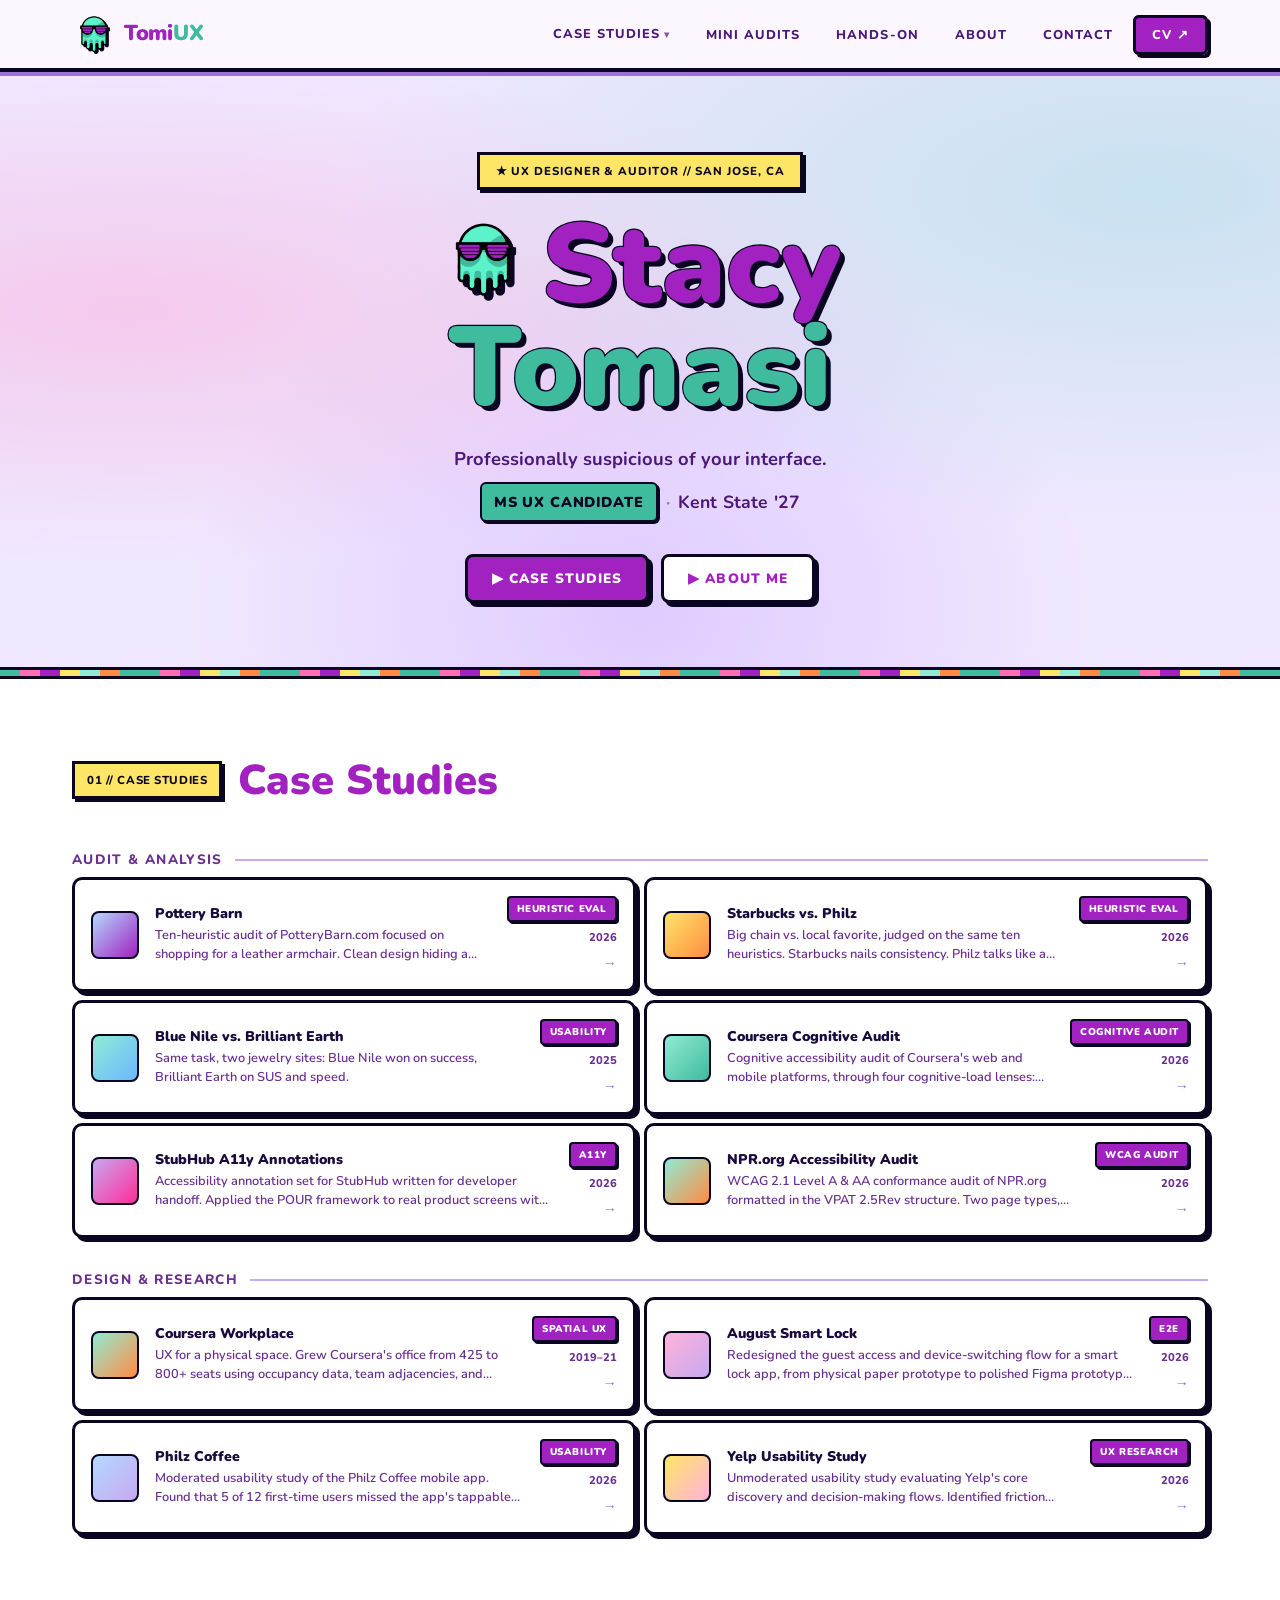
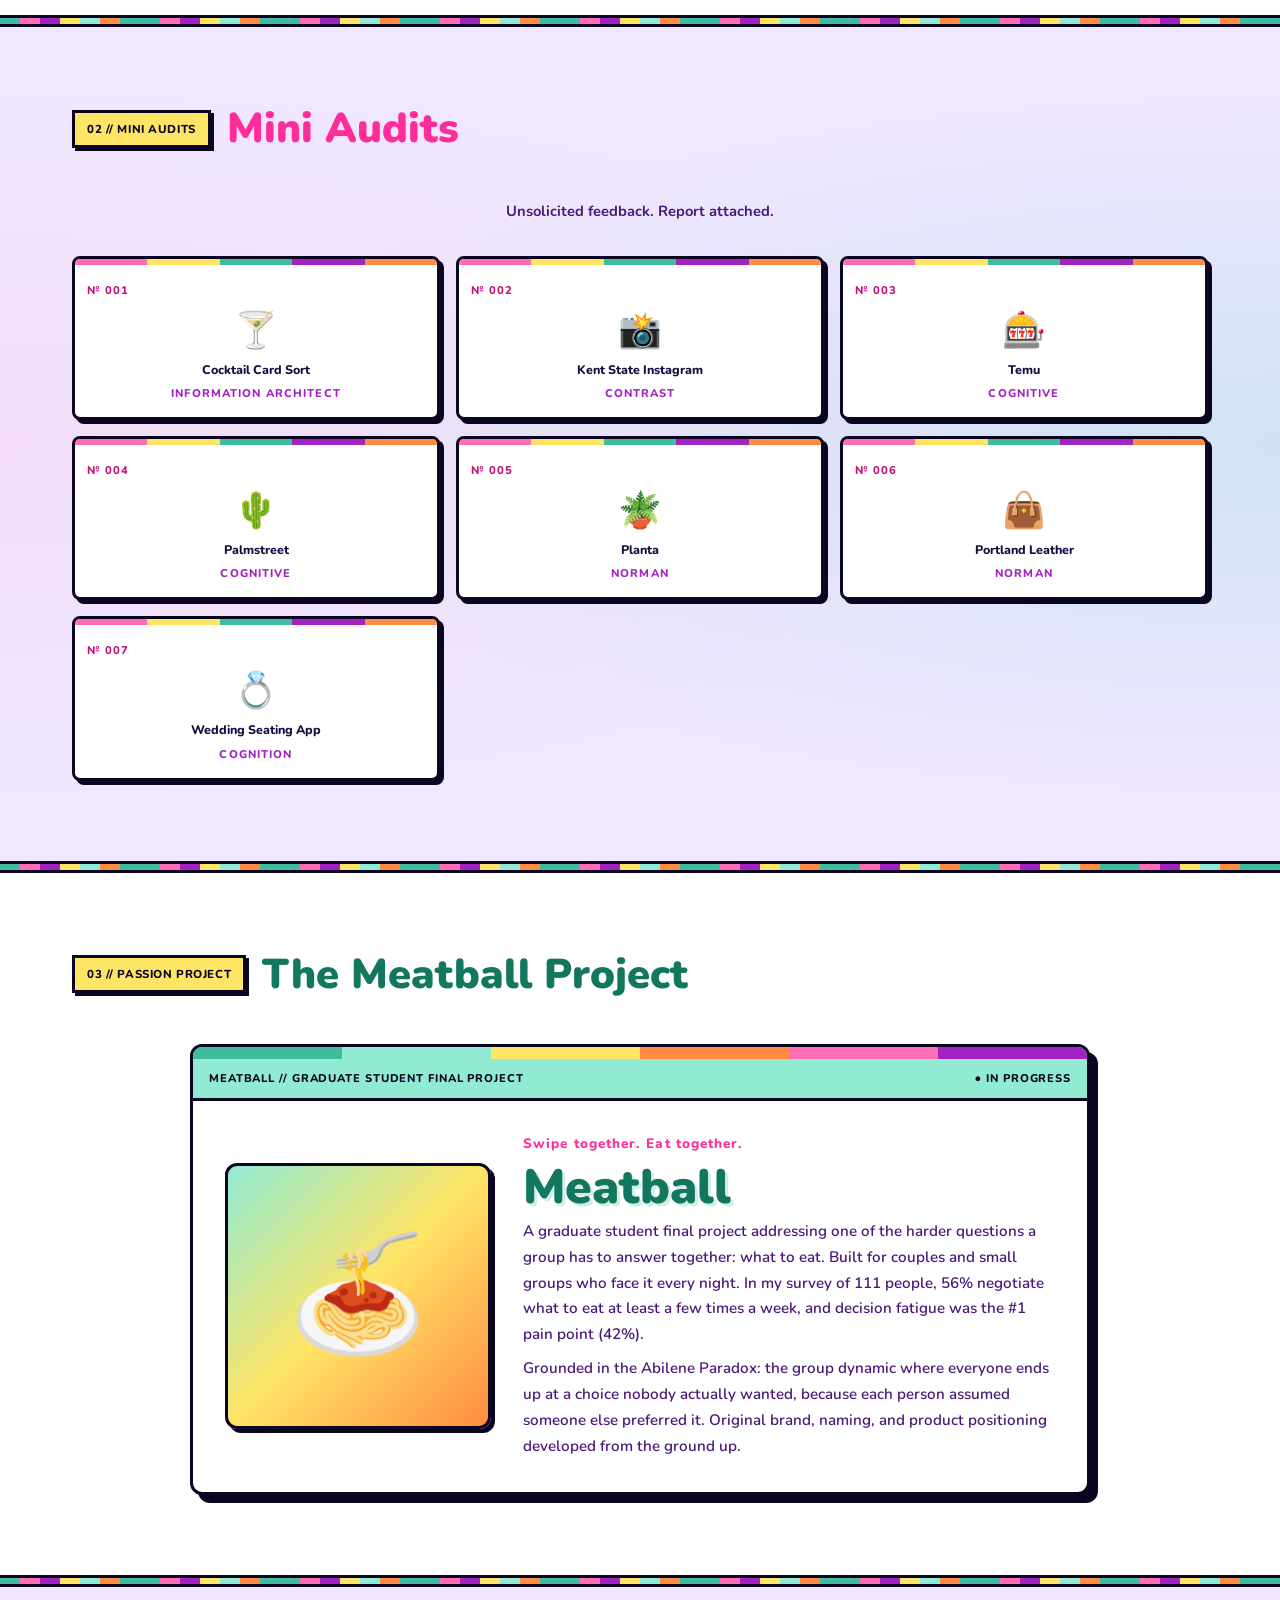
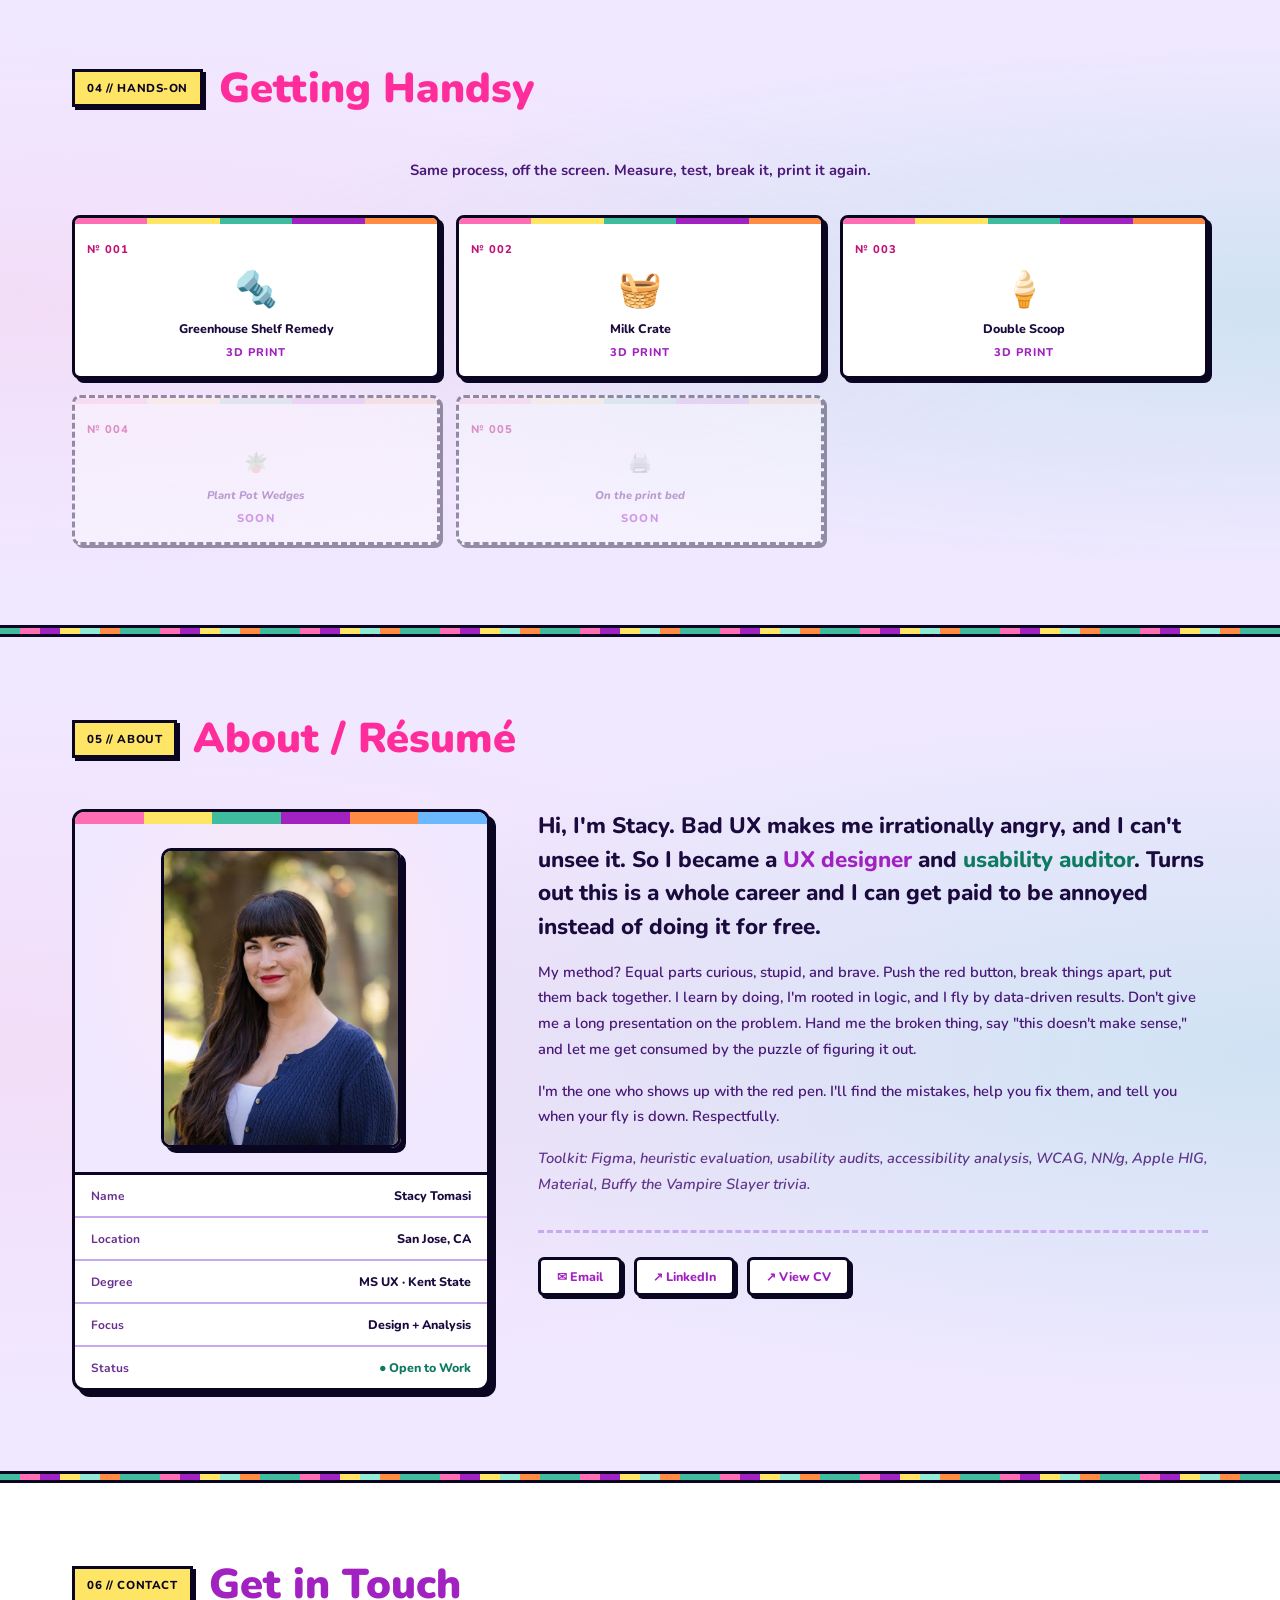
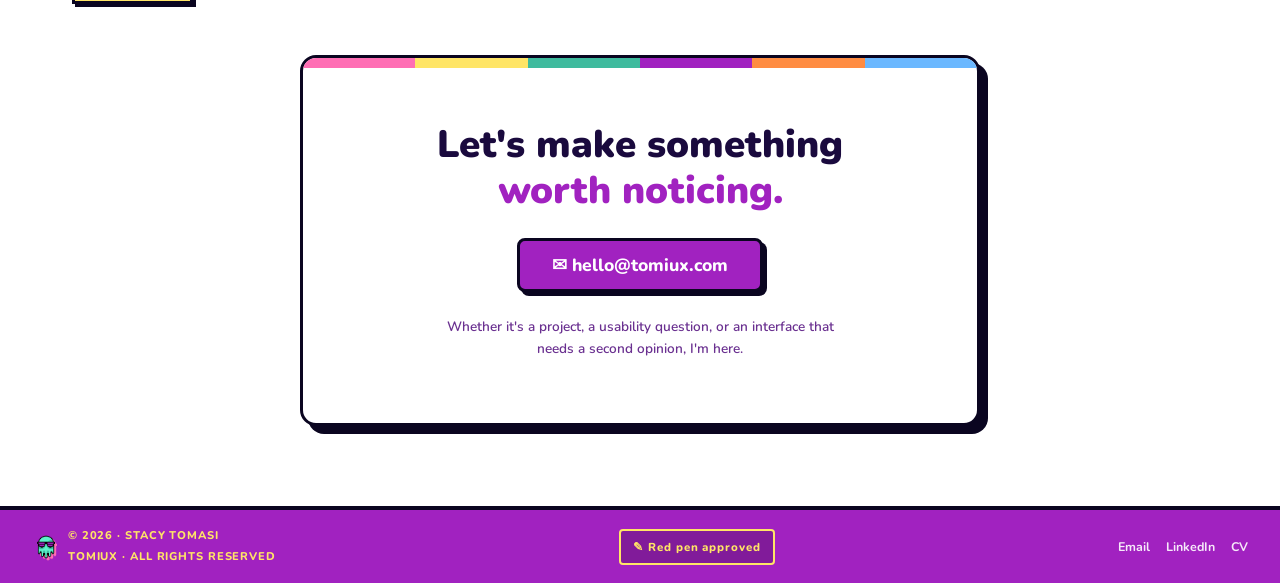
<file: extra-credit/index.html>
<!DOCTYPE html>
<html lang="en">
<head>
<meta charset="UTF-8" />
<meta name="viewport" content="width=device-width, initial-scale=1.0" />
<title>Mini Audits // TomiUX</title>
<meta name="robots" content="noindex" />
<link rel="canonical" href="https://tomiux.com/#extra-credit" />
<script>
  // Extra Credit now lives in a drawer on the homepage. Send old links to the matching report.
  (function () {
    var id = location.hash.replace(/^#/, '');
    location.replace('/' + (id ? '#ec-' + id : '#extra-credit'));
  })();
</script>
<meta http-equiv="refresh" content="1;url=/#extra-credit" />
</head>
<body style="font-family: Nunito, system-ui, sans-serif; padding: 2rem; color: #1a0a3e;">
  <p>Extra Credit moved to the <a href="/#extra-credit">homepage</a>.</p>
</body>
</html>
</file>
<file: assets/card-sort.css>
/* TomiUX card sort. Every rule is scoped to .cs-game so nothing here can
   touch the rest of the homepage, and the homepage can't restyle the game. */

.cs-game {
    --space-1: 0.25rem; --space-2: 0.5rem; --space-3: 0.75rem; --space-4: 1rem; --space-5: 1.5rem;
    --space-6: 2rem; --space-7: 3rem;
    --lavender-bg: #f0e8ff; --lavender-mid: #c8a8f0; --lavender-dark: #9b70d8;
    --pink: #ff6eb4; --hot-pink: #ff2d9b; --baby-pink: #ffb3d9;
    --teal: #3FBB9E; --teal-text: #13775F; --pink-text: #C2127A;
    --mint: #91EBD3; --yellow: #ffe566; --orange: #ff8c42;
    --blue: #6bb8ff; --baby-blue: #b3d9ff; --purple: #A122C0;
    --red: #ff5252; --white: #ffffff; --offwhite: #fdf8ff;
    --text: #1a0a3e; --text-mid: #4a1878; --text-light: #6a3090;
    --pixel-dark: #0a0520; --success: #0e7a5f;
  }
.cs-game *, .cs-game *::before, .cs-game *::after { box-sizing: border-box; margin: 0; padding: 0; }
.cs-game {
    font-family: 'Nunito', sans-serif; background: var(--lavender-bg); color: var(--text);
    padding: var(--space-5) var(--space-4); line-height: 1.5;
  }
.cs-game .wrap { max-width: 860px; margin: 0 auto; }
.cs-game .panel {
    background: var(--white); border: 3px solid var(--pixel-dark);
    box-shadow: 6px 6px 0 var(--pixel-dark); border-radius: 12px; overflow: hidden;
  }
.cs-game .panel-top { height: 10px; background: repeating-linear-gradient(90deg,
    var(--teal) 0 16.66%, var(--mint) 16.66% 33.33%, var(--yellow) 33.33% 50%,
    var(--orange) 50% 66.66%, var(--pink) 66.66% 83.33%, var(--purple) 83.33% 100%); }
.cs-game .panel-bar {
    display: flex; align-items: center; justify-content: space-between; gap: var(--space-3);
    padding: var(--space-3) var(--space-4); background: var(--mint);
    border-bottom: 3px solid var(--pixel-dark); flex-wrap: wrap;
  }
.cs-game .panel-label { font-weight: 900; font-size: 0.72rem; letter-spacing: 0.1em; text-transform: uppercase; }
.cs-game .hud { display: flex; gap: var(--space-2); flex-wrap: wrap; }
.cs-game .chip {
    font-weight: 900; font-size: 0.7rem; letter-spacing: 0.06em; text-transform: uppercase;
    background: var(--white); border: 2px solid var(--pixel-dark); box-shadow: 2px 2px 0 var(--pixel-dark);
    padding: var(--space-1) var(--space-2); border-radius: 5px; white-space: nowrap;
  }
.cs-game .body { padding: var(--space-5) var(--space-4); }
.cs-game h1 { font-size: clamp(1.5rem, 4vw, 2.2rem); font-weight: 900; letter-spacing: -0.02em; line-height: 1.1; margin-bottom: var(--space-3); color: var(--purple); }
.cs-game h2 { font-size: clamp(1.15rem, 3vw, 1.5rem); font-weight: 900; letter-spacing: -0.01em; margin-bottom: var(--space-3); }
.cs-game h3 { font-size: 1.05rem; font-weight: 900; margin: var(--space-6) 0 var(--space-3); }
.cs-game p { font-weight: 600; color: var(--text-mid); margin-bottom: var(--space-3); }
.cs-game .lead { font-size: 1.02rem; }
.cs-game .small { font-size: 0.85rem; color: var(--text-light); }
.cs-game .btn {
    font-family: inherit; font-weight: 900; font-size: 0.85rem; text-transform: uppercase;
    letter-spacing: 0.08em; padding: var(--space-3) var(--space-5); border-radius: 8px;
    border: 3px solid var(--pixel-dark); box-shadow: 4px 4px 0 var(--pixel-dark);
    background: var(--purple); color: #fff; cursor: pointer; min-height: 48px;
  }
.cs-game .btn:hover { transform: translate(-2px,-2px); box-shadow: 6px 6px 0 var(--pixel-dark); background: var(--hot-pink); }
.cs-game .btn:active { transform: translate(2px,2px); box-shadow: 2px 2px 0 var(--pixel-dark); }
.cs-game .btn:focus-visible { outline: 3px solid var(--yellow); outline-offset: 3px; }
.cs-game .btn.ghost { background: var(--white); color: var(--purple); }
.cs-game .btn.ghost:hover { background: var(--lavender-mid); }
.cs-game .preamble { margin-bottom: var(--space-6); padding-bottom: var(--space-5); border-bottom: 3px dashed var(--lavender-mid); }
.cs-game .try-below { font-weight: 900; font-size: 1.05rem; text-align: center; margin: var(--space-5) 0 0; }
.cs-game .howto { background: var(--offwhite); border: 3px solid var(--pixel-dark); box-shadow: 4px 4px 0 var(--pixel-dark); border-radius: 10px; padding: var(--space-4); margin-bottom: var(--space-5); }
.cs-game .howto-title { font-weight: 900; font-size: 0.8rem; text-transform: uppercase; letter-spacing: 0.08em; color: var(--text); margin-bottom: var(--space-3); }
.cs-game .howto ul { list-style: none; display: grid; gap: var(--space-3); }
.cs-game .howto li { display: flex; gap: var(--space-3); align-items: flex-start; font-weight: 700; font-size: 0.9rem; color: var(--text-mid); }
.cs-game .howto-tag {
    flex-shrink: 0; min-width: 62px; text-align: center;
    font-weight: 900; font-size: 0.72rem; letter-spacing: 0.06em; text-transform: uppercase;
    background: var(--yellow); color: var(--pixel-dark);
    border: 2px solid var(--pixel-dark); box-shadow: 2px 2px 0 var(--pixel-dark);
    border-radius: 5px; padding: 5px var(--space-2);
  }
.cs-game .how-inline { font-weight: 800; font-size: 0.82rem; color: var(--text-mid); margin-top: var(--space-3); }
.cs-game .deck-area { text-align: center; margin-bottom: var(--space-5); }
.cs-game .deck-hint { font-weight: 800; font-size: 0.78rem; text-transform: uppercase; letter-spacing: 0.08em; color: var(--text-light); margin-bottom: var(--space-2); }
.cs-game .card {
    display: inline-flex; align-items: center; justify-content: center;
    font-weight: 900; font-size: clamp(1.1rem, 3.5vw, 1.5rem);
    background: var(--yellow); color: var(--pixel-dark);
    border: 3px solid var(--pixel-dark); box-shadow: 5px 5px 0 var(--pixel-dark);
    border-radius: 10px; padding: var(--space-4) var(--space-6); min-height: 64px; min-width: 180px;
    cursor: grab; user-select: none; touch-action: none; position: relative; z-index: 5;
  }
.cs-game .card:focus-visible { outline: 3px solid var(--purple); outline-offset: 4px; }
.cs-game .card.dragging {
    
    cursor: grabbing; z-index: 50;
    background: var(--hot-pink); color: #fff; box-shadow: 10px 10px 0 rgba(10,5,32,0.35);
  }
.cs-game .bins { display: grid; grid-template-columns: repeat(3, 1fr); gap: var(--space-3); }
.cs-game .bin {
    background: var(--offwhite); border: 3px dashed var(--pixel-dark);
    border-radius: 10px; padding: var(--space-3); min-height: 170px; cursor: pointer;
  }
.cs-game .bin.over { background: var(--lavender-mid); border-style: solid; border-color: var(--purple); }
.cs-game kbd {
    font-family: inherit; font-weight: 900; font-size: 0.72rem; line-height: 1;
    background: var(--pixel-dark); color: var(--yellow); border-radius: 4px;
    padding: 5px 8px; flex-shrink: 0;
  }
.cs-game #keys-map { white-space: normal; }
.cs-game #keys-map span { white-space: nowrap; margin-right: var(--space-3); display: inline-block; }
.cs-game #keys-map kbd { margin-right: 5px; }
.cs-game .bin-head {
    font-family: inherit; width: 100%; text-align: left; cursor: pointer;
    background: var(--white); border: 3px solid var(--pixel-dark); border-radius: 8px;
    box-shadow: 3px 3px 0 var(--pixel-dark); min-height: 48px;
    font-weight: 900; font-size: 0.82rem; text-transform: uppercase; letter-spacing: 0.08em;
    color: var(--text); margin-bottom: var(--space-3); padding: var(--space-2) var(--space-3);
    display: flex; gap: var(--space-3); align-items: center;
  }
.cs-game .bin-label { flex: 1; text-align: left; }
.cs-game .bin-head:hover { background: var(--yellow); transform: translate(-1px,-1px); box-shadow: 4px 4px 0 var(--pixel-dark); }
.cs-game .bin-head:focus-visible { outline: 3px solid var(--purple); outline-offset: 3px; }
.cs-game .pile-label { font-size: 0.62rem; font-weight: 800; letter-spacing: 0.08em; text-transform: uppercase; color: var(--text-light); margin-bottom: var(--space-1); }
.cs-game .bin-count { background: var(--pixel-dark); color: var(--yellow); border-radius: 4px; padding: 0 var(--space-2); font-size: 0.72rem; }
.cs-game .bin-list { list-style: none; display: flex; flex-wrap: wrap; gap: var(--space-1); }
.cs-game .chip-btn {
    font-family: inherit; font-weight: 800; font-size: 0.72rem; cursor: pointer;
    background: var(--white); border: 2px solid var(--pixel-dark); border-radius: 4px;
    padding: 3px var(--space-2); color: var(--text); display: inline-flex; gap: 5px; align-items: center;
  }
.cs-game .chip-btn::after { content: '✕'; font-size: 0.62rem; color: var(--pink-text); }
.cs-game .chip-btn:hover { background: var(--baby-pink); }
.cs-game .chip-btn:focus-visible { outline: 3px solid var(--purple); outline-offset: 2px; }
.cs-game .undo-bar { display: flex; justify-content: center; gap: var(--space-3); margin-top: var(--space-3); flex-wrap: wrap; }
.cs-game .btn.small { font-size: 0.72rem; padding: var(--space-2) var(--space-4); min-height: 44px; box-shadow: 3px 3px 0 var(--pixel-dark); }
.cs-game .btn.small:disabled { opacity: 0.4; cursor: not-allowed; transform: none; box-shadow: 3px 3px 0 var(--pixel-dark); background: var(--white); color: var(--text-light); }
.cs-game .scoreline { display: flex; gap: var(--space-3); flex-wrap: wrap; margin-bottom: var(--space-5); }
.cs-game .stat { flex: 1 1 130px; background: var(--white); border: 3px solid var(--pixel-dark); box-shadow: 4px 4px 0 var(--pixel-dark); border-radius: 8px; padding: var(--space-3); text-align: center; }
.cs-game .stat-num { font-size: 1.8rem; font-weight: 900; color: var(--purple); line-height: 1; }
.cs-game .stat-lbl { font-size: 0.68rem; font-weight: 800; text-transform: uppercase; letter-spacing: 0.06em; color: var(--text-light); margin-top: var(--space-1); }
.cs-game .callout { border: 3px solid var(--pixel-dark); border-radius: 10px; padding: var(--space-4); margin-bottom: var(--space-4); box-shadow: 4px 4px 0 var(--pixel-dark); }
.cs-game .callout.mint { background: var(--mint); }
.cs-game .callout.yellow { background: var(--yellow); }
.cs-game .callout.pink { background: var(--baby-pink); }
.cs-game .callout p:last-child { margin-bottom: 0; }
.cs-game .callout strong { color: var(--pixel-dark); }
.cs-game .tally { list-style: none; margin: 0 0 var(--space-3); display: grid; gap: var(--space-2); }
.cs-game .tally li { display: flex; align-items: center; gap: var(--space-3); font-weight: 700; color: var(--text-mid); }
.cs-game .tally-n {
    flex-shrink: 0; min-width: 86px; text-align: center;
    font-weight: 900; font-size: 0.75rem; letter-spacing: 0.04em; text-transform: uppercase;
    background: var(--white); color: var(--pixel-dark);
    border: 2px solid var(--pixel-dark); box-shadow: 2px 2px 0 var(--pixel-dark);
    border-radius: 5px; padding: 4px var(--space-2);
  }
.cs-game .actions { display: flex; gap: var(--space-3); flex-wrap: wrap; margin-top: var(--space-5); }
.cs-game .sr-only { position: absolute; width: 1px; height: 1px; padding: 0; margin: -1px; overflow: hidden; clip: rect(0 0 0 0); white-space: nowrap; border: 0; }
.cs-game [hidden] { display: none !important; }
@media (max-width: 620px) {
.cs-game .bins { grid-template-columns: 1fr; }
.cs-game .bin { min-height: auto; }
.cs-game .card { width: 100%; }

}
@media (prefers-reduced-motion: reduce) {
.cs-game .btn:hover, .cs-game .card.dragging { transition: none; }

}

/* sits inside the Extra Credit drawer, so no page chrome of its own */
.cs-game { background: transparent; padding: 0; }
.cs-game .wrap { max-width: none; }
</file>
